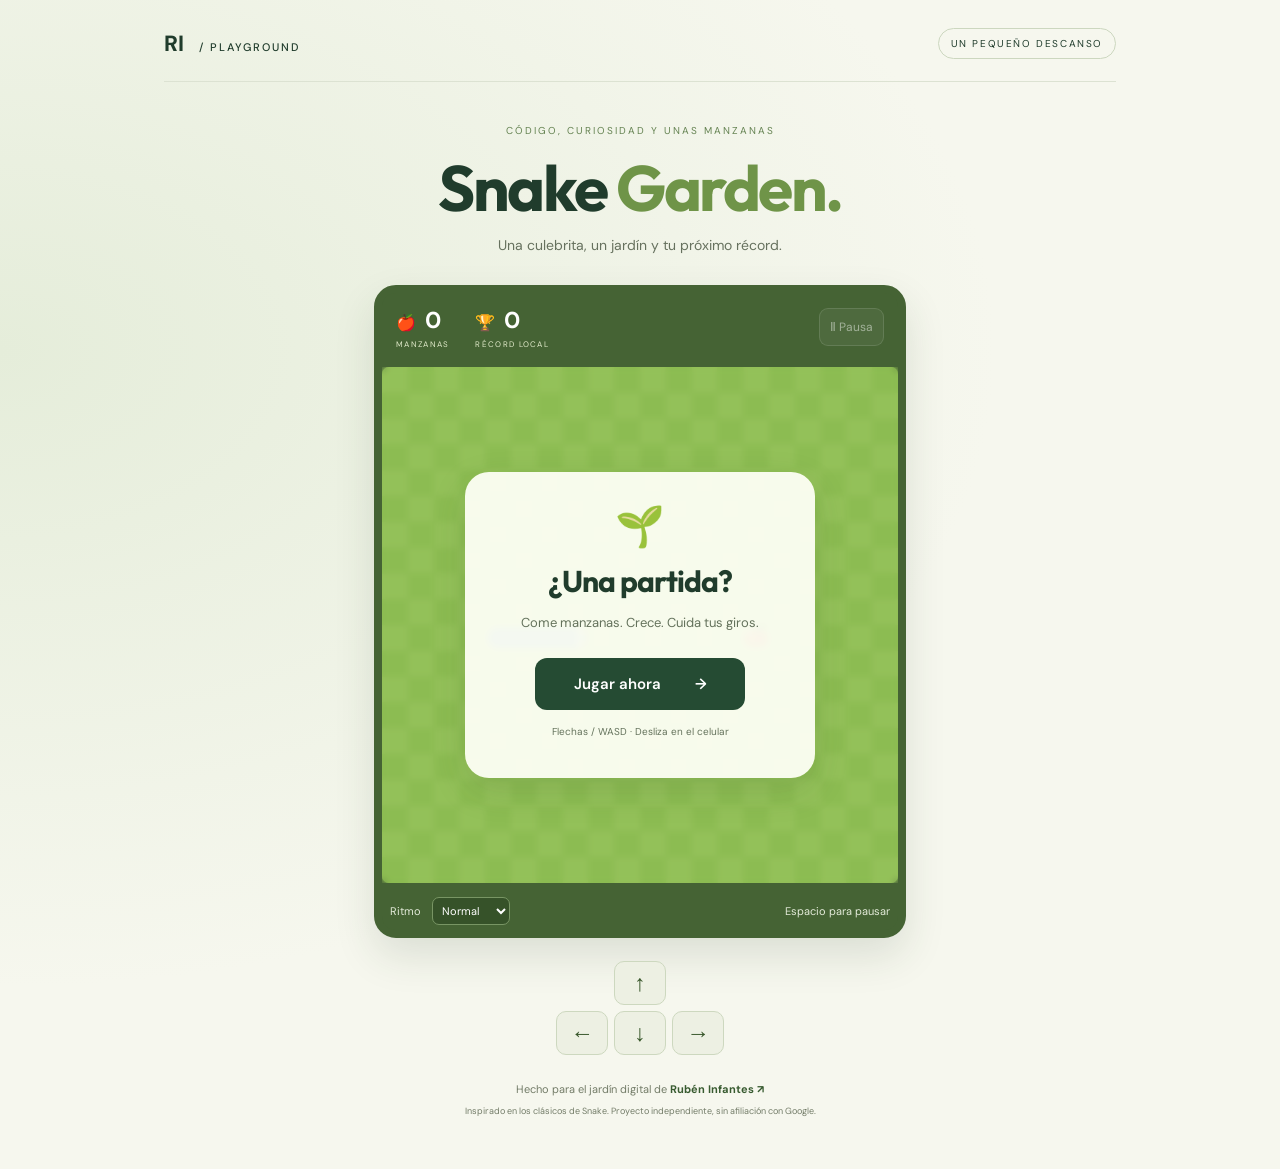
<file: index.html>
<!doctype html>
<html lang="es"><head><meta charset="utf-8"><meta name="viewport" content="width=device-width,initial-scale=1"><meta name="theme-color" content="#172b23"><title>Snake Garden · Rubén Infantes</title><link rel="stylesheet" href="style.css"></head>
<body><main><header><a href="https://github.com/Ruben-Infantes">RI<span> / PLAYGROUND</span></a><span class="tag">UN PEQUEÑO DESCANSO</span></header><section class="intro"><p class="eyebrow">CÓDIGO, CURIOSIDAD Y UNAS MANZANAS</p><h1>Snake<span> Garden.</span></h1><p>Una culebrita, un jardín y tu próximo récord.</p></section><section class="game" aria-label="Juego de la culebrita"><div class="scorebar"><div>🍎 <strong id="score">0</strong><span>MANZANAS</span></div><div>🏆 <strong id="best">0</strong><span>RÉCORD LOCAL</span></div><button id="pause" aria-label="Pausar juego" disabled>Ⅱ Pausa</button></div><div class="board"><canvas id="canvas" width="600" height="600" aria-label="Tablero de Snake. Usa las flechas o los botones de dirección."></canvas><div id="overlay"><div class="card"><span class="sprout">🌱</span><h2 id="title">¿Una partida?</h2><p id="message">Come manzanas. Crece. Cuida tus giros.</p><button id="start">Jugar ahora <span>→</span></button><p class="hint">Flechas / WASD · Desliza en el celular</p></div></div></div><div class="settings"><label>Ritmo <select id="speed"><option value="180">Tranquilo</option><option value="125" selected>Normal</option><option value="85">Rápido</option></select></label><span>Espacio para pausar</span></div></section><nav class="dpad" aria-label="Controles táctiles"><button data-dir="up" aria-label="Arriba">↑</button><div><button data-dir="left" aria-label="Izquierda">←</button><button data-dir="down" aria-label="Abajo">↓</button><button data-dir="right" aria-label="Derecha">→</button></div></nav><footer>Hecho para el jardín digital de <a href="https://github.com/Ruben-Infantes">Rubén Infantes ↗</a><small>Inspirado en los clásicos de Snake. Proyecto independiente, sin afiliación con Google.</small></footer></main><script src="game.js"></script></body></html>
</file>
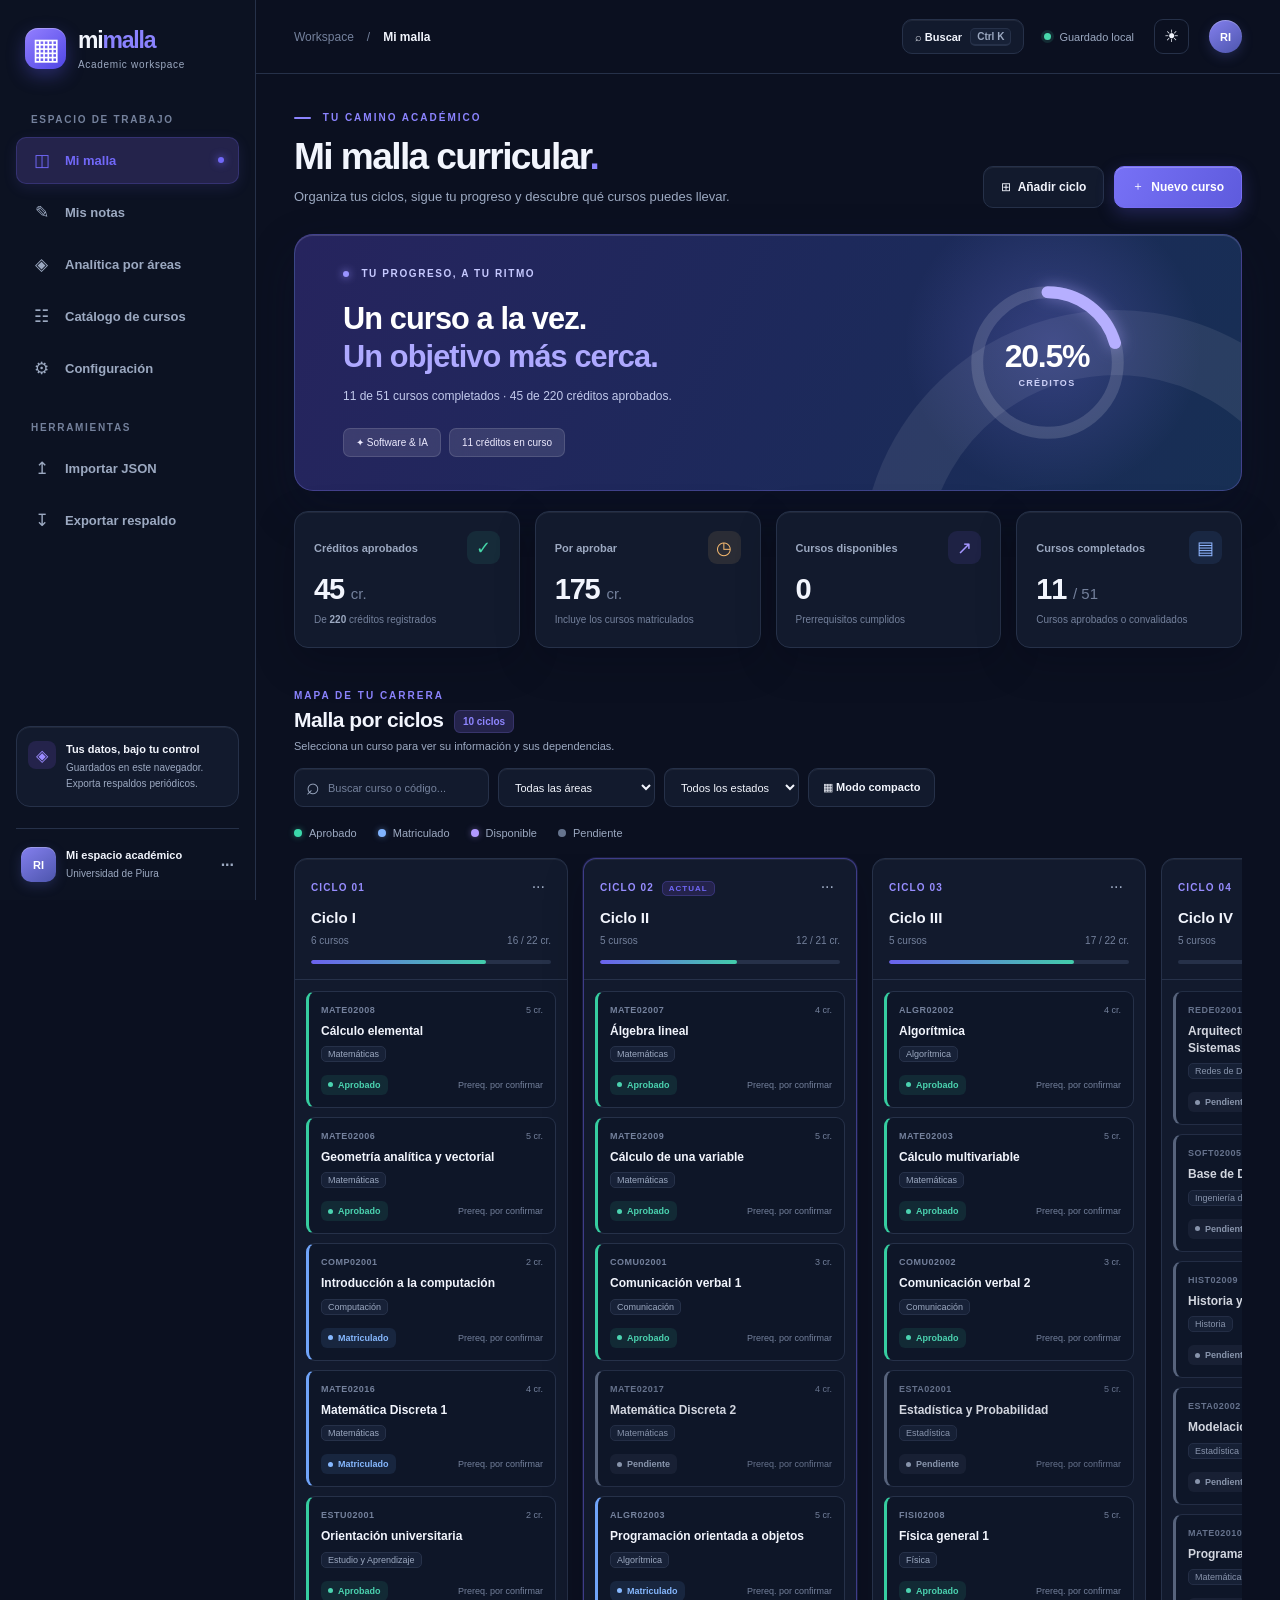
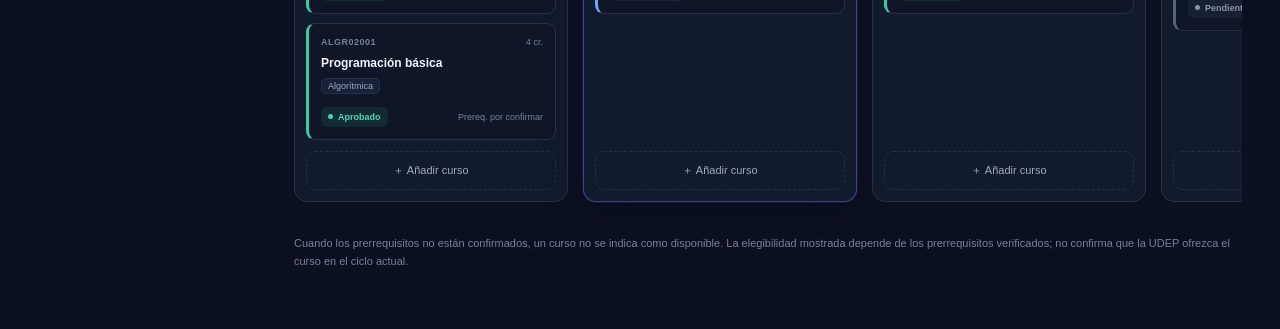
<file: mi-malla-y-notas.html>
<!doctype html>
<html lang="es">
<head>
  <meta charset="utf-8">
  <meta name="viewport" content="width=device-width, initial-scale=1">
  <meta name="theme-color" content="#0b1020">
  <meta name="description" content="Planifica tu malla curricular, sigue tu avance académico y lleva tus notas. Datos locales, sin servidor.">
  <title>Mi Malla y Notas | Ingeniería de Software e IA</title>
  <link rel="icon" href="data:image/svg+xml,%3Csvg xmlns='http://www.w3.org/2000/svg' viewBox='0 0 64 64'%3E%3Crect width='64' height='64' rx='16' fill='%234f46e5'/%3E%3Cpath d='M14 20h15v15H14zm21 0h15v15H35zM14 41h15v9H14zm21 0h15v9H35z' fill='white'/%3E%3C/svg%3E">
  <style>
/* Mi Malla — diseño responsive, sin dependencias externas */
:root { color-scheme:dark; font-family: Inter, ui-sans-serif, -apple-system, BlinkMacSystemFont, "Segoe UI", sans-serif; font-synthesis:none; text-rendering:optimizeLegibility; -webkit-font-smoothing:antialiased; }
* { box-sizing:border-box; }
body { margin:0; background:var(--bg); color:var(--text); min-width:320px; }
body[data-theme="dark"] {
  --bg:#0b1020; --sidebar:#0c1222; --panel:#121a2d; --panel-2:#172137; --panel-hover:#1a2640;
  --text:#f2f5fd; --muted:#9ca9c1; --faint:#74819c; --stroke:#263149; --stroke-bright:rgba(142,133,255,.38);
  --primary:#7168f8; --primary-hover:#827afa; --primary-soft:#24234b; --input:#0e1628;
  --shadow:0 14px 40px rgba(1,5,17,.22); --shadow-hover:0 18px 44px rgba(2,6,20,.38);
  --ring:#7e79ff; --hero-grad:linear-gradient(115deg,#26245e 0%,#1d295b 52%,#172f54 100%);
  --strip:rgba(255,255,255,.08); --success:#43d9ae; --warning:#f6b56a; --blue:#7bb5ff;
  --specular:inset 0 1px 0 rgba(255,255,255,.06); --spot:rgba(139,131,255,.11);
}
body[data-theme="light"] {
  color-scheme:light; --bg:#f5f7fc; --sidebar:#ffffff; --panel:#fff; --panel-2:#f8f9fe; --panel-hover:#f0f2fc;
  --text:#172139; --muted:#64718b; --faint:#8290a6; --stroke:#e3e8f3; --stroke-bright:rgba(85,85,233,.32);
  --primary:#5555e9; --primary-hover:#4545d5; --primary-soft:#efefff; --input:#fff;
  --shadow:0 13px 32px rgba(42,57,97,.055); --shadow-hover:0 16px 36px rgba(42,57,97,.11);
  --ring:#7767f7; --hero-grad:linear-gradient(115deg,#3c3c99,#4b62ae 62%,#35688f);
  --strip:rgba(255,255,255,.17); --success:#0d9278; --warning:#b46b21; --blue:#2474bf;
  --specular:inset 0 1px 0 rgba(255,255,255,.8); --spot:rgba(85,85,233,.065);
}

/* Scrollbars sutiles */
::-webkit-scrollbar { width:8px; height:8px; }
::-webkit-scrollbar-track { background:transparent; }
::-webkit-scrollbar-thumb { background:var(--stroke); border-radius:999px; }
::-webkit-scrollbar-thumb:hover { background:var(--faint); }

button,input,select,textarea { font:inherit; }
button { cursor:pointer; }
button:disabled { opacity:.5; cursor:not-allowed; }
button:focus-visible,a:focus-visible,input:focus-visible,select:focus-visible,textarea:focus-visible { outline:2px solid var(--ring); outline-offset:3px; }
a { color:inherit; text-decoration:none; }

.app-shell { display:flex; min-height:100vh; }
.sidebar { width:256px; flex:0 0 256px; background:var(--sidebar); border-right:1px solid var(--stroke); min-height:100vh; padding:28px 16px 18px; display:flex; flex-direction:column; justify-content:space-between; position:sticky; top:0; height:100vh; z-index:30; }
.brand { display:flex; align-items:center; gap:12px; margin:0 9px 44px; transition:transform .2s ease; }
.brand:hover { transform:translateX(2px); }
.brand-mark { width:41px; height:41px; border-radius:13px; display:grid; place-items:center; color:#fff; font-size:30px; line-height:1; background:linear-gradient(140deg,#9480ff,#4f46e5); box-shadow:0 7px 18px rgba(85,81,214,.38), inset 0 1px 0 rgba(255,255,255,.28); transition:transform .25s ease, box-shadow .25s ease; }
.brand:hover .brand-mark { transform:rotate(-3deg) scale(1.04); box-shadow:0 10px 22px rgba(113,104,248,.5), inset 0 1px 0 rgba(255,255,255,.35); }
.brand-copy { display:flex; flex-direction:column; gap:0; }
.brand-copy strong { font-size:23px; letter-spacing:-1.2px; line-height:1.12; }
.brand-copy strong span { color:#8b83ff; }
.brand-copy small { font-size:10px; letter-spacing:.7px; color:var(--muted); margin-top:5px; }
.workspace-label { margin:0 15px 12px; font-size:10px; font-weight:800; color:var(--faint); letter-spacing:1.7px; }
.tools-label { margin-top:30px; }
.side-nav { display:flex; flex-direction:column; gap:5px; }
.nav-link { position:relative; border:1px solid transparent; background:transparent; color:var(--muted); display:flex; align-items:center; gap:13px; padding:12px 14px; text-align:left; width:100%; border-radius:10px; font-size:13px; font-weight:580; transition:background .18s ease, color .18s ease, border-color .18s ease, transform .15s ease; }
.nav-link:hover { background:var(--panel-hover); color:var(--text); border-color:var(--stroke); transform:translateX(2px); }
.nav-link.active { background:var(--primary-soft); color:var(--primary); font-weight:750; border-color:rgba(113,104,248,.22); box-shadow:0 4px 14px rgba(113,104,248,.12); }
.nav-link:not(.active) .nav-active-dot { display:none; }
.nav-icon { width:21px; text-align:center; font-size:17px; font-weight:550; transition:transform .18s ease; }
.nav-link:hover .nav-icon { transform:scale(1.1); }
.nav-active-dot { margin-left:auto; width:6px; height:6px; background:var(--primary); border-radius:50%; box-shadow:0 0 8px var(--primary); }

.privacy-note { border:1px solid var(--stroke); background:var(--panel); box-shadow:var(--specular); border-radius:14px; padding:14px 11px; display:flex; gap:10px; margin-bottom:21px; transition:border-color .2s ease; }
.privacy-note:hover { border-color:var(--stroke-bright); }
.privacy-symbol { background:var(--primary-soft); color:#9b8bff; border-radius:8px; display:grid; place-items:center; width:28px; height:28px; flex-shrink:0; }
.privacy-note strong,.sidebar-profile strong { display:block; font-size:11px; margin:2px 0 5px; }
.privacy-note small,.sidebar-profile small { color:var(--muted); font-size:10px; line-height:1.6; display:block; }
.sidebar-profile { border-top:1px solid var(--stroke); padding:18px 5px 0; display:flex; gap:10px; align-items:center; }
.profile-icon,.topbar-avatar { background:linear-gradient(145deg,#8480ee,#4d55ad); border-radius:10px; width:35px; height:35px; display:grid; place-items:center; color:white; font-size:11px; font-weight:800; flex-shrink:0; box-shadow:0 4px 12px rgba(77,85,173,.3), inset 0 1px 0 rgba(255,255,255,.25); }
.profile-dots { margin-left:auto; color:var(--muted); font-weight:bold; }

.main-shell { flex:1; min-width:0; }
.topbar { height:74px; padding:0 38px; display:flex; align-items:center; justify-content:space-between; border-bottom:1px solid var(--stroke); background:var(--bg); }
.topbar-left,.topbar-right { display:flex; align-items:center; gap:13px; }
.topbar-left { font-size:12px; }
.breadcrumb-first,.breadcrumb-separator { color:var(--faint); }
.topbar-left strong { font-size:12px; font-weight:700; }
.topbar-right { gap:20px; }
.local-indicator { color:var(--muted); font-size:11px; display:flex; gap:8px; align-items:center; }
.online-dot { width:7px; height:7px; border-radius:50%; background:#48d8ac; box-shadow:0 0 0 3px #48d8ac22; animation:pulse-dot 2.8s infinite ease-in-out; }
@keyframes pulse-dot { 0%,100% { box-shadow:0 0 0 3px rgba(72,216,172,.18); } 50% { box-shadow:0 0 0 6px rgba(72,216,172,.05); } }
.icon-btn { width:35px; height:35px; border-radius:9px; color:var(--text); background:transparent; border:1px solid var(--stroke); font-size:17px; transition:background .18s ease, border-color .18s ease, transform .15s ease; }
.icon-btn:hover { background:var(--panel); border-color:var(--stroke-bright); transform:translateY(-1px); }
.icon-btn:active { transform:translateY(0) scale(.96); }
.topbar-avatar { width:33px; height:33px; border-radius:50%; }
.mobile-menu { display:none; }

.content { max-width:1650px; margin:0 auto; padding:38px 38px 48px; }
.view { display:none; }
.view.active { display:block; animation:fade-in .24s cubic-bezier(.16,1,.3,1); }
@keyframes fade-in { from { opacity:.35; transform:translateY(6px); } to { opacity:1; transform:translateY(0); } }
.page-head { display:flex; justify-content:space-between; align-items:flex-end; gap:20px; margin-bottom:26px; }
.eyebrow,.section-kicker { font-size:10px; letter-spacing:2px; font-weight:800; color:#8c84ff; margin-bottom:13px; }
.eyebrow-line { display:inline-block; width:17px; height:2px; background:#8c84ff; vertical-align:middle; margin-right:7px; border-radius:2px; }
h1,h2,h3,p { margin-top:0; }
h1 { font-size:clamp(26px,2.9vw,38px); margin-bottom:9px; letter-spacing:-1.6px; line-height:1.1; }
.heading-period { color:#8c84ff; }
.page-intro { color:var(--muted); font-size:13px; margin:0; line-height:1.7; }
.head-actions { display:flex; gap:10px; flex-wrap:wrap; }

/* Botones con destello sutil al pasar el ratón */
.btn { position:relative; overflow:hidden; display:inline-flex; gap:7px; align-items:center; justify-content:center; border-radius:10px; border:1px solid var(--stroke); padding:11px 17px; font-size:12px; font-weight:760; min-height:42px; white-space:nowrap; transition:background .18s ease, border-color .18s ease, transform .15s ease, box-shadow .2s ease; }
.btn:active:not(:disabled) { transform:translateY(1px) scale(.985); }
.btn-primary { border-color:#786ef5; color:white; background:linear-gradient(115deg,#7771f6,#5e5bdd); box-shadow:0 6px 18px rgba(98,92,228,.28), inset 0 1px 0 rgba(255,255,255,.22); }
.btn-primary::after { content:""; position:absolute; top:0; left:-120%; width:70%; height:100%; background:linear-gradient(90deg,transparent,rgba(255,255,255,.24),transparent); transform:skewX(-22deg); transition:left .55s ease; pointer-events:none; }
.btn-primary:hover::after { left:150%; }
.btn-primary:hover { background:linear-gradient(115deg,#8781ff,#6662e2); box-shadow:0 9px 24px rgba(113,104,248,.42), inset 0 1px 0 rgba(255,255,255,.28); transform:translateY(-1px); }
.btn-outline { background:var(--panel); color:var(--text); box-shadow:var(--specular); }
.btn-outline:hover { background:var(--panel-hover); border-color:var(--stroke-bright); transform:translateY(-1px); }
.btn-danger { background:rgba(255,99,125,.09); color:#f0718b; border-color:rgba(240,113,139,.25); }
.btn-danger:hover { background:rgba(255,99,125,.17); border-color:rgba(240,113,139,.45); transform:translateY(-1px); }

/* Efecto spotlight radial en tarjetas interactivas */
.spotlight { position:relative; }
.spotlight::after { content:""; position:absolute; inset:0; border-radius:inherit; pointer-events:none; opacity:0; transition:opacity .28s ease; background:radial-gradient(280px circle at var(--mx, 50%) var(--my, 50%), var(--spot), transparent 72%); z-index:1; }
.spotlight:hover::after { opacity:1; }

/* Hero principal */
.progress-hero { border:1px solid rgba(115,112,216,.38); min-height:254px; border-radius:19px; position:relative; overflow:hidden; background:var(--hero-grad); display:flex; align-items:center; justify-content:space-between; padding:33px 48px; isolation:isolate; box-shadow:0 18px 46px rgba(13,18,46,.32), inset 0 1px 0 rgba(255,255,255,.14); transition:border-color .25s ease, box-shadow .25s ease; }
.progress-hero:hover { border-color:rgba(154,148,255,.55); box-shadow:0 22px 52px rgba(24,28,74,.4), inset 0 1px 0 rgba(255,255,255,.18); }
.progress-hero:before { content:""; position:absolute; width:380px; height:380px; right:-130px; bottom:-330px; border-radius:50%; border:65px solid var(--strip); transform:rotate(30deg); z-index:-1; pointer-events:none; }
.hero-glow { position:absolute; width:300px; height:300px; right:4%; top:-40px; border-radius:50%; background:radial-gradient(circle, rgba(139,131,255,.24), transparent 70%); z-index:-1; pointer-events:none; }
.hero-copy { position:relative; z-index:2; color:#fff; }
.hero-kicker { color:#c6c9ff; font-size:10px; letter-spacing:1.6px; font-weight:790; margin-bottom:21px; }
.hero-kicker-dot { display:inline-block; height:6px; width:6px; border-radius:50%; background:#9a94ff; margin-right:8px; box-shadow:0 0 8px #9a94ff; }
.hero-copy h2 { font-size:clamp(23px,2.4vw,31px); font-weight:790; letter-spacing:-.9px; line-height:1.24; margin-bottom:11px; }
.hero-copy em { font-style:normal; color:#aea9ff; }
.hero-copy p { font-size:12px; color:#c2caec; margin-bottom:23px; line-height:1.5; }
.hero-chips { display:flex; flex-wrap:wrap; gap:8px; }
.hero-chip { background:rgba(255,255,255,.11); backdrop-filter:blur(6px); border:1px solid rgba(255,255,255,.12); border-radius:7px; font-size:10px; color:#edeafe; padding:8px 12px; transition:background .2s ease, border-color .2s ease, transform .15s ease; }
.hero-chip:hover { background:rgba(255,255,255,.17); border-color:rgba(255,255,255,.24); transform:translateY(-1px); }
.hero-progress { position:relative; z-index:2; margin-right:7%; width:173px; height:173px; flex:0 0 173px; }
.progress-ring { width:100%; height:100%; transform:rotate(-90deg); overflow:visible; }
.progress-ring circle { fill:none; stroke-width:11; }
.ring-bg { stroke:#ffffff23; }
.ring-value { stroke:#b6afff; stroke-linecap:round; transition:stroke-dasharray .55s cubic-bezier(.16,1,.3,1); filter:drop-shadow(0 0 7px rgba(176,168,255,.5)); }
.ring-label { color:white; text-align:center; position:absolute; inset:0; display:flex; align-items:center; justify-content:center; flex-direction:column; font-variant-numeric:tabular-nums; }
.ring-label strong { font-size:32px; font-weight:820; letter-spacing:-1.2px; }
.ring-label span { color:#ccd0f7; font-size:9px; font-weight:700; letter-spacing:1.35px; margin-top:3px; }

/* Tarjetas de métricas */
.stats-grid { display:grid; grid-template-columns:repeat(4,minmax(0,1fr)); gap:15px; margin:20px 0 42px; }
.stat-card { padding:19px 19px 20px; background:var(--panel); border:1px solid var(--stroke); border-radius:14px; box-shadow:var(--shadow), var(--specular); min-width:0; transition:transform .2s cubic-bezier(.16,1,.3,1), border-color .2s ease, box-shadow .2s ease; }
.stat-card:hover { transform:translateY(-3px); border-color:var(--stroke-bright); box-shadow:var(--shadow-hover), var(--specular); }
.stat-top { display:flex; align-items:center; justify-content:space-between; gap:8px; color:var(--muted); font-size:11px; font-weight:640; }
.stat-icon { width:33px; height:33px; border-radius:9px; display:grid; place-items:center; font-weight:750; font-size:18px; flex-shrink:0; transition:transform .2s ease; }
.stat-card:hover .stat-icon { transform:scale(1.08); }
.stat-green { color:#45d6a8; background:#3cbe9e1b; }.stat-orange { color:#f5b96f; background:#edbd741c; }.stat-purple { color:#a597ff; background:#8069fc1c; }.stat-blue { color:#8fb6ff; background:#5c9bfb1a; }
.stat-number { font-size:29px; font-weight:830; letter-spacing:-1.2px; margin:9px 0 6px; white-space:nowrap; font-variant-numeric:tabular-nums; }
.stat-number small { color:var(--faint); font-size:15px; font-weight:520; letter-spacing:0; }
.stat-foot { color:var(--faint); font-size:10px; line-height:1.5; }
.stat-foot strong { color:var(--muted); }

/* Cabeceras de sección y controles */
.section-heading { display:flex; align-items:flex-end; gap:16px; justify-content:space-between; margin-bottom:20px; flex-wrap:wrap; }
.section-kicker { margin-bottom:7px; }
.section-heading h2,.table-title h2 { font-size:21px; letter-spacing:-.5px; margin:0 0 8px; }
.count-badge { font-size:10px; background:var(--primary-soft); color:#8e85ff; padding:5px 8px; border-radius:6px; font-weight:710; margin-left:5px; vertical-align:middle; letter-spacing:0; border:1px solid rgba(142,133,255,.18); }
.section-heading p { color:var(--muted); font-size:11px; margin:0; }
.board-actions { display:flex; gap:9px; align-items:center; flex-wrap:wrap; }
.search-field { display:flex; align-items:center; background:var(--panel); border:1px solid var(--stroke); border-radius:9px; padding:0 11px; height:39px; min-width:195px; box-shadow:var(--specular); transition:border-color .18s ease, box-shadow .18s ease; }
.search-field:focus-within { border-color:#7771f6; box-shadow:0 0 0 3px rgba(119,113,246,.15); }
.search-icon { color:var(--muted); font-size:23px; line-height:0; padding-bottom:3px; }
.search-field input { min-width:0; width:100%; color:var(--text); border:0; outline:none; background:transparent; padding:10px 8px; font-size:11px; }
.search-field input::placeholder { color:var(--faint); }
.filter-select { border:1px solid var(--stroke); height:39px; background:var(--panel); color:var(--text); border-radius:9px; font-size:11px; padding:0 12px; max-width:185px; box-shadow:var(--specular); transition:border-color .18s ease; cursor:pointer; }
.filter-select:hover { border-color:var(--stroke-bright); }

.legend { display:flex; gap:21px; flex-wrap:wrap; margin:0 0 15px; color:var(--muted); font-size:11px; }
.legend span { display:flex; align-items:center; gap:7px; }
.legend-dot { display:inline-block; width:8px; height:8px; border-radius:50%; }
.legend-dot.approved { background:#3bd8ab; box-shadow:0 0 6px rgba(59,216,171,.45); }
.legend-dot.enrolled { background:#81b4ff; box-shadow:0 0 6px rgba(129,180,255,.45); }
.legend-dot.available { background:#b199ff; box-shadow:0 0 6px rgba(177,153,255,.45); }
.legend-dot.pending { background:#66748e; }

/* Tablero por ciclos */
.board { display:flex; gap:15px; overflow-x:auto; padding:4px 2px 21px; scrollbar-color:var(--stroke) transparent; align-items:stretch; min-height:210px; scroll-snap-type:x proximity; }
.cycle-column { background:var(--panel); flex:0 0 274px; border:1px solid var(--stroke); border-radius:13px; min-height:244px; display:flex; flex-direction:column; overflow:hidden; scroll-snap-align:start; box-shadow:var(--specular); transition:border-color .22s ease, box-shadow .22s ease; }
.cycle-column:hover { border-color:rgba(126,121,255,.32); }
.cycle-column.current { border-color:#6f66f077; box-shadow:0 0 0 1px #6f66f024, var(--shadow), var(--specular); }
.current-tag { font-style:normal; margin-left:8px; padding:2px 6px; border-radius:5px; background:var(--primary-soft); color:var(--primary); font-size:8px; letter-spacing:1px; font-weight:800; border:1px solid rgba(113,104,248,.25); }
.cycle-head { padding:17px 16px 15px; border-bottom:1px solid var(--stroke); }
.cycle-top { display:flex; justify-content:space-between; align-items:center; margin-bottom:10px; gap:7px; }
.cycle-number { color:#978dff; font-size:10px; letter-spacing:1.1px; font-weight:800; }
.cycle-edit { border:0; background:transparent; color:var(--muted); border-radius:6px; font-size:16px; padding:2px 6px; transition:background .15s ease, color .15s ease; }
.cycle-edit:hover { background:var(--panel-hover); color:var(--text); }
.cycle-title { font-size:15px; margin:0 0 7px; font-weight:760; line-height:1.3; overflow-wrap:anywhere; }
.cycle-meta { font-size:10px; color:var(--faint); display:flex; align-items:center; justify-content:space-between; font-variant-numeric:tabular-nums; }
.cycle-progress { height:4px; width:100%; background:var(--stroke); border-radius:5px; overflow:hidden; margin-top:14px; }
.cycle-progress-fill { height:100%; background:linear-gradient(90deg,#6b62ee,#42cdaa); border-radius:5px; transition:width .4s cubic-bezier(.16,1,.3,1); }
.cycle-courses { padding:11px; display:flex; flex-direction:column; gap:9px; flex:1; }

/* Tarjetas de cursos con brillos y resplandores por estado */
.course-card { position:relative; border:1px solid var(--stroke); border-left:3px solid var(--faint); background:var(--input); color:var(--text); border-radius:9px; padding:13px 12px 12px; cursor:pointer; text-align:left; display:block; width:100%; transition:background .18s ease, transform .18s cubic-bezier(.16,1,.3,1), border-color .18s ease, box-shadow .22s ease; }
.course-card:hover { background:var(--panel-hover); transform:translateY(-2px); }
.course-card:active { transform:translateY(0) scale(.99); }
.course-card:focus-visible { outline:2px solid var(--primary); }
.course-card.approved { border-left-color:#36cda0; }
.course-card.approved:hover { border-color:rgba(54,205,160,.45); border-left-color:#36cda0; box-shadow:0 8px 22px rgba(54,205,160,.14); }
.course-card.enrolled { border-left-color:#70a4fa; }
.course-card.enrolled:hover { border-color:rgba(112,164,250,.48); border-left-color:#70a4fa; box-shadow:0 8px 22px rgba(112,164,250,.15); }
.course-card.available { border-left-color:#977aff; }
.course-card.available:hover { border-color:rgba(151,122,255,.5); border-left-color:#977aff; box-shadow:0 8px 22px rgba(151,122,255,.17); }
.course-card.pending { border-left-color:#63708a; opacity:.86; }
.course-card.pending:hover { opacity:1; border-color:var(--stroke-bright); box-shadow:0 8px 20px rgba(3,7,18,.18); }
.course-card.relation { box-shadow:0 0 0 1px #9483ff, 0 8px 20px rgba(148,131,255,.22); opacity:1; }

.course-top { display:flex; justify-content:space-between; align-items:center; gap:6px; }
.course-code { font-size:9px; color:var(--faint); font-weight:740; letter-spacing:.5px; overflow:hidden; white-space:nowrap; text-overflow:ellipsis; }
.course-credit { font-size:9px; color:var(--faint); white-space:nowrap; font-variant-numeric:tabular-nums; }
.course-name { display:block; color:var(--text); font-size:12px; font-weight:730; line-height:1.45; margin:8px 0 6px; overflow-wrap:anywhere; }
.course-area-tag { display:inline-block; font-size:9px; color:var(--muted); background:var(--panel-2); border:1px solid var(--stroke); border-radius:5px; padding:2px 6px; margin-bottom:9px; max-width:100%; overflow:hidden; text-overflow:ellipsis; white-space:nowrap; }
.course-footer { display:flex; justify-content:space-between; align-items:center; gap:5px; flex-wrap:wrap; }
.status-pill { border-radius:6px; padding:5px 7px; font-size:9px; display:inline-flex; align-items:center; gap:5px; font-weight:760; white-space:nowrap; }
.status-pill.approved { background:#35cda21b; color:#4bd3b0; }.status-pill.enrolled { background:#6ba9ff1b; color:#86b8ff; }.status-pill.available { background:#836bff21; color:#ad9cff; }.status-pill.pending { background:#6d7c9820; color:var(--muted); }
.status-pill:before { content:""; display:inline-block; height:5px; width:5px; background:currentColor; border-radius:50%; }
.req-count { color:var(--faint); font-size:9px; }
.advance-indicator { color:#a69aff; font-size:9px; margin-top:7px; display:block; }
.grade-chip { display:inline-block; margin-top:8px; margin-right:5px; padding:4px 8px; border-radius:6px; font-size:9px; font-weight:780; letter-spacing:.2px; }
.grade-chip.ok { background:#35cda21b; color:var(--success); }
.grade-chip.mal { background:rgba(240,113,139,.14); color:#f0718b; }
body[data-theme="light"] .grade-chip.mal { color:#d33a55; }

.cycle-empty { color:var(--faint); padding:15px 9px; font-size:11px; line-height:1.7; flex:1; }
.add-cycle-course { background:transparent; border:1px dashed var(--stroke); color:var(--muted); border-radius:9px; padding:11px; margin:0 11px 11px; font-size:11px; transition:border-color .18s ease, color .18s ease, background .18s ease; }
.add-cycle-course:hover { color:var(--primary); border-color:var(--primary); background:var(--primary-soft); }
.empty-state { margin:auto; text-align:center; max-width:440px; padding:37px 25px; }
.empty-illustration { height:60px; width:60px; border-radius:18px; background:var(--primary-soft); color:#958aff; display:grid; place-items:center; font-size:32px; margin:0 auto 20px; }
.empty-state h3 { font-size:19px; margin-bottom:8px; }.empty-state p { color:var(--muted); font-size:12px; line-height:1.7; margin-bottom:22px; }
.footnote { font-size:11px; line-height:1.6; color:var(--faint); margin-top:12px; }

/* Tablas y paneles */
.table-panel,.setting-panel { border:1px solid var(--stroke); background:var(--panel); border-radius:14px; box-shadow:var(--shadow), var(--specular); transition:border-color .2s ease; }
.table-title { display:flex; justify-content:space-between; align-items:center; padding:22px; border-bottom:1px solid var(--stroke); gap:12px; flex-wrap:wrap; }
.table-title h2 { margin:0; }.table-title span { color:var(--muted); font-size:11px; }
.table-scroll { overflow:auto; }.catalog-table { width:100%; border-collapse:collapse; min-width:700px; }
.catalog-table th { color:var(--faint); font-weight:750; font-size:10px; text-align:left; letter-spacing:.7px; padding:17px 22px; background:var(--panel-2); }
.catalog-table td { border-top:1px solid var(--stroke); font-size:12px; padding:17px 22px; vertical-align:middle; }
.catalog-table tbody tr { transition:background .15s ease; }
.catalog-table tbody tr:hover { background:var(--panel-hover); }
.catalog-table td strong { display:block; margin-bottom:4px; }.catalog-table td small { color:var(--faint); font-size:10px; }
.table-action { border:1px solid var(--stroke); background:transparent; color:var(--text); padding:7px 10px; border-radius:7px; font-size:11px; transition:background .15s ease, border-color .15s ease, transform .12s ease; }
.table-action:hover { background:var(--panel-hover); border-color:var(--stroke-bright); transform:translateY(-1px); }
.table-empty { padding:25px; text-align:center; color:var(--muted); font-size:12px; }

/* ===== Analítica por áreas (Opción F) ===== */
.areas-toolbar { display:flex; justify-content:space-between; align-items:center; gap:12px; flex-wrap:wrap; margin-bottom:20px; }
.areas-grid { display:grid; grid-template-columns:repeat(3,minmax(0,1fr)); gap:16px; margin-bottom:34px; }
.area-card { background:var(--panel); border:1px solid var(--stroke); border-radius:14px; padding:20px; box-shadow:var(--shadow), var(--specular); display:flex; flex-direction:column; gap:14px; transition:transform .2s cubic-bezier(.16,1,.3,1), border-color .2s ease, box-shadow .22s ease; }
.area-card:hover { transform:translateY(-3px); border-color:var(--stroke-bright); box-shadow:var(--shadow-hover), var(--specular); }
.area-card.complete { border-color:rgba(67,217,174,.38); }
.area-card-head { display:flex; justify-content:space-between; align-items:flex-start; gap:10px; }
.area-card-title { font-size:15px; font-weight:780; letter-spacing:-.3px; margin:0 0 4px; }
.area-card-sub { font-size:10px; color:var(--muted); font-variant-numeric:tabular-nums; }
.area-badges { display:flex; gap:6px; align-items:center; flex-wrap:wrap; justify-content:flex-end; }
.area-pct-badge { font-size:11px; font-weight:800; padding:4px 9px; border-radius:7px; background:var(--primary-soft); color:var(--primary); font-variant-numeric:tabular-nums; }
.area-pct-badge.complete { background:#35cda21b; color:var(--success); }
.area-grade-badge { font-size:10px; font-weight:760; padding:4px 8px; border-radius:7px; background:var(--panel-2); border:1px solid var(--stroke); color:var(--text); font-variant-numeric:tabular-nums; }
.area-grade-badge.ok { border-color:rgba(67,217,174,.35); color:var(--success); }
.area-grade-badge.mal { border-color:rgba(240,113,139,.35); color:#f0718b; }
.area-seg-bar { height:7px; width:100%; background:var(--input); border:1px solid var(--stroke); border-radius:999px; overflow:hidden; display:flex; }
.area-seg-approved { height:100%; background:linear-gradient(90deg,#36cda0,#45e0b3); transition:width .4s ease; }
.area-seg-enrolled { height:100%; background:#70a4fa; transition:width .4s ease; }
.area-seg-available { height:100%; background:#977aff; transition:width .4s ease; }
.area-metrics { display:flex; justify-content:space-between; gap:8px; font-size:10px; color:var(--muted); font-variant-numeric:tabular-nums; }
.area-metrics strong { color:var(--text); font-weight:720; }
.area-pills { display:flex; flex-wrap:wrap; gap:6px; margin-top:auto; padding-top:4px; }
.area-course-pill { border:1px solid var(--stroke); background:var(--input); color:var(--text); border-radius:7px; padding:5px 8px; font-size:10px; font-weight:620; display:inline-flex; align-items:center; gap:6px; max-width:100%; transition:transform .14s ease, border-color .16s ease, background .16s ease; }
.area-course-pill:hover { transform:translateY(-1px); background:var(--panel-hover); border-color:var(--stroke-bright); }
.area-course-pill i { display:inline-block; width:6px; height:6px; border-radius:50%; flex-shrink:0; }
.area-course-pill.approved i { background:#3bd8ab; }
.area-course-pill.enrolled i { background:#81b4ff; }
.area-course-pill.available i { background:#b199ff; }
.area-course-pill.pending i { background:#66748e; }
.area-course-pill span { overflow:hidden; text-overflow:ellipsis; white-space:nowrap; max-width:170px; }
.area-card-foot { display:flex; justify-content:space-between; align-items:center; border-top:1px solid var(--stroke); padding-top:11px; margin-top:2px; font-size:10px; color:var(--faint); }

/* Matriz Área x Ciclo (estilo SIGA modernizado) */
.matrix-table { width:100%; border-collapse:collapse; min-width:860px; }
.matrix-table th { background:var(--panel-2); color:var(--faint); font-size:10px; font-weight:800; letter-spacing:.7px; padding:12px 10px; text-align:center; border-bottom:1px solid var(--stroke); }
.matrix-table th:first-child { text-align:left; padding-left:18px; min-width:185px; position:sticky; left:0; z-index:2; background:var(--panel-2); }
.matrix-table td { border-top:1px solid var(--stroke); border-left:1px solid var(--stroke); padding:8px; text-align:center; vertical-align:middle; }
.matrix-table td:first-child { text-align:left; padding:11px 14px 11px 18px; border-left:0; font-size:11px; font-weight:730; position:sticky; left:0; z-index:1; background:var(--panel); }
.matrix-table tbody tr:hover td { background:var(--panel-hover); }
.matrix-cell-stack { display:flex; flex-direction:column; gap:5px; align-items:center; }
.mx-pill { border:1px solid transparent; border-radius:6px; padding:4px 7px; font-size:9px; font-weight:780; letter-spacing:.3px; white-space:nowrap; transition:transform .14s ease, box-shadow .16s ease; }
.mx-pill:hover { transform:scale(1.06); }
.mx-pill.approved { background:#35cda224; color:#4bd3b0; border-color:rgba(75,211,176,.32); }
.mx-pill.enrolled { background:#6ba9ff24; color:#86b8ff; border-color:rgba(134,184,255,.35); }
.mx-pill.available { background:#836bff28; color:#b3a3ff; border-color:rgba(179,163,255,.35); }
.mx-pill.pending { background:var(--input); color:var(--muted); border-color:var(--stroke); }

/* Configuración y Modales */
.settings-grid { display:grid; grid-template-columns:repeat(2,minmax(0,1fr)); gap:18px; }
.setting-panel { padding:25px; }.setting-panel.wide { grid-column:1/-1; }.setting-icon { background:var(--primary-soft); color:#9287ff; width:40px; height:40px; border-radius:10px; display:grid; place-items:center; font-size:22px; margin-bottom:17px; }
.setting-panel h2 { font-size:19px; margin-bottom:8px; }.setting-panel>p { color:var(--muted); font-size:12px; line-height:1.7; max-width:550px; margin-bottom:21px; }
.settings-form,.form-stack { display:flex; flex-direction:column; gap:16px; }.settings-form label,.form-stack label { font-size:12px; font-weight:650; display:flex; flex-direction:column; gap:8px; }
.settings-form input,.settings-form select,.form-stack input:not([type=checkbox]),.form-stack select,.form-stack textarea { width:100%; color:var(--text); background:var(--input); border:1px solid var(--stroke); border-radius:9px; min-height:43px; padding:10px 12px; font-size:12px; outline:none; transition:border-color .18s ease, box-shadow .18s ease; }
.form-stack textarea { resize:vertical; }.settings-form input:focus,.settings-form select:focus,.form-stack input:focus,.form-stack select:focus,.form-stack textarea:focus { border-color:var(--primary); box-shadow:0 0 0 3px rgba(113,104,248,.14); }
.settings-form .btn { align-self:flex-start; margin-top:5px; }.stacked-buttons { display:flex; flex-wrap:wrap; gap:10px; }
.caution-note { margin-top:20px; background:rgba(242,182,97,.08); color:var(--muted); border-left:3px solid #ebb46a; border-radius:6px; font-size:11px; padding:13px; line-height:1.65; }
.cycle-manager { display:flex; flex-direction:column; gap:8px; margin-bottom:17px; }.cycle-row { display:flex; align-items:center; justify-content:space-between; gap:12px; background:var(--input); border:1px solid var(--stroke); border-radius:9px; padding:11px 13px; transition:border-color .16s ease; }.cycle-row:hover { border-color:var(--stroke-bright); }.cycle-row strong { font-size:12px; }.cycle-row small { color:var(--muted); margin-left:8px; }.cycle-row-actions { display:flex; gap:6px; }.muted-inline { color:var(--muted); font-size:12px; }

.modal { padding:0; border:1px solid var(--stroke); border-radius:17px; background:var(--panel); color:var(--text); box-shadow:0 24px 100px rgba(0,0,0,.55), var(--specular); width:min(460px,calc(100vw - 28px)); max-height:calc(100dvh - 30px); }
.modal[open] { animation:dialog-in .2s cubic-bezier(.16,1,.3,1); }
@keyframes dialog-in { from { opacity:0; transform:translateY(8px) scale(.98); } to { opacity:1; transform:translateY(0) scale(1); } }
.modal-large { width:min(670px,calc(100vw - 28px)); }.modal-detail { width:min(580px,calc(100vw - 28px)); }.modal::backdrop { background:rgba(2,7,21,.74); backdrop-filter:blur(6px); }
.modal-content { padding:26px; margin:0; }.modal-head { display:flex; align-items:flex-start; justify-content:space-between; margin-bottom:23px; gap:10px; }.modal-overline { color:#9188ff; font-size:9px; letter-spacing:1.9px; font-weight:800; margin-bottom:8px; }.modal-head h2 { font-size:23px; margin:0; letter-spacing:-.6px; overflow-wrap:anywhere; }.close-btn { border:1px solid var(--stroke); background:transparent; color:var(--muted); border-radius:8px; height:30px; width:30px; font-size:23px; line-height:1; transition:background .15s ease, color .15s ease; }.close-btn:hover { background:var(--panel-hover); color:var(--text); }
.form-row { display:grid; grid-template-columns:1fr 1fr; gap:14px; }.required { color:#e985a0; }.modal-actions { margin-top:23px; display:flex; justify-content:flex-end; gap:9px; padding-top:20px; border-top:1px solid var(--stroke); }
.prereq-heading { display:flex; justify-content:space-between; align-items:center; gap:10px; }.prereq-heading strong { display:block; font-size:12px; }.prereq-heading small { display:block; color:var(--muted); font-size:10px; margin-top:6px; line-height:1.5; }.mini-count { color:#b2a4ff; font-size:10px; white-space:nowrap; }
.modal-search { min-height:41px; width:100%; }.prereq-list { border:1px solid var(--stroke); border-radius:9px; max-height:160px; overflow:auto; padding:5px; background:var(--input); }.prereq-option { display:flex!important; align-items:center; flex-direction:row!important; gap:10px; padding:9px!important; cursor:pointer; border-radius:7px; }.prereq-option:hover { background:var(--panel-hover); }.prereq-option input { width:15px; height:15px; accent-color:var(--primary); }.prereq-option span { flex:1; font-size:11px; line-height:1.35; }.prereq-option small { font-size:10px; color:var(--faint); }.prereq-empty { font-size:11px; color:var(--muted); margin:12px; line-height:1.5; }.form-hint { color:var(--faint); font-size:10px; line-height:1.6; margin:12px 0 0; }
.detail-metadata { display:flex; flex-wrap:wrap; gap:9px; margin-bottom:18px; }.detail-tag { color:var(--muted); background:var(--input); border:1px solid var(--stroke); border-radius:6px; padding:8px 10px; font-size:11px; }.detail-status-row { padding:16px; border:1px solid var(--stroke); background:var(--input); border-radius:11px; display:flex; justify-content:space-between; align-items:center; gap:12px; }.detail-status-row label { display:block; color:var(--muted); font-size:10px; margin-bottom:7px; }.detail-status-row select { color:var(--text); background:var(--panel); border:1px solid var(--stroke); padding:8px 9px; border-radius:8px; min-width:140px; font-size:11px; }.detail-section { margin-top:24px; }.detail-section h3 { font-size:12px; margin-bottom:12px; }.detail-list { display:flex; flex-direction:column; gap:8px; }.dependency-item { width:100%; text-align:left; color:var(--text); cursor:pointer; display:flex; align-items:center; justify-content:space-between; gap:10px; border:1px solid var(--stroke); background:var(--input); border-radius:9px; padding:10px 12px; font-size:11px; transition:background .15s ease, border-color .15s ease, transform .12s ease; }.dependency-item:hover { background:var(--panel-hover); border-color:var(--primary); transform:translateX(2px); }.dependency-item .dep-name { flex:1; }.dependency-item .dep-status { color:var(--muted); white-space:nowrap; font-size:10px; }.dep-arrow { color:#a294ff; font-weight:800; }.detail-empty { padding:12px; border:1px dashed var(--stroke); border-radius:9px; color:var(--muted); font-size:11px; }.detail-notes { padding:12px; color:var(--muted); border-radius:9px; background:var(--input); font-size:12px; line-height:1.7; overflow-wrap:anywhere; }.detail-right-actions { display:flex; gap:8px; }.detail-actions { justify-content:space-between; }

.toast { position:fixed; right:22px; bottom:20px; z-index:100; max-width:min(430px,calc(100vw - 44px)); padding:14px 18px; color:white; background:#3b3e70; border:1px solid #7a76ae; box-shadow:0 10px 30px #0004; font-size:12px; line-height:1.6; border-radius:11px; opacity:0; transform:translateY(12px); pointer-events:none; transition:opacity .2s,transform .2s; }.toast.show { opacity:1; transform:translateY(0); }.toast.error { background:#752d45; border-color:#b75b79; }
.mobile-backdrop { position:fixed; inset:0; background:#0008; z-index:25; }
.verified-prereqs { display:flex!important; flex-direction:row!important; align-items:center; gap:10px; background:var(--input); border:1px solid var(--stroke); border-radius:8px; padding:12px!important; font-size:11px!important; line-height:1.55; }
.verified-prereqs input { accent-color:var(--primary); width:16px; height:16px; flex-shrink:0; }
#creditWarning { margin:18px 0 4px; font-size:12px; }

/* ===== Mis notas (módulo integrado) ===== */
#notasView { --nt-mal:#f0718b; --acento:var(--muted); }
body[data-theme="light"] #notasView { --nt-mal:#d33a55; }
#notasView [hidden], .nt-toast[hidden], #heroGradeChip[hidden] { display:none !important; }
#notasView input:not([type=checkbox]):not([type=search]), #notasView select { color:var(--text); background:var(--input); border:1px solid var(--stroke); border-radius:8px; padding:8px 10px; min-height:36px; font-size:12px; outline:none; min-width:0; transition:border-color .16s ease; }
#notasView input:not([type=checkbox]):focus, #notasView select:focus { border-color:var(--primary); }
#notasView input.invalido { border-color:var(--nt-mal); color:var(--nt-mal); }
#notasView input[type=number] { text-align:right; -moz-appearance:textfield; appearance:textfield; }
#notasView input::-webkit-inner-spin-button, #notasView input::-webkit-outer-spin-button { -webkit-appearance:none; margin:0; }
#notasView input:read-only:not([type=search]) { opacity:.7; }
#notasView input[type=checkbox] { accent-color:var(--primary); width:15px; height:15px; }
.nt-cfgs { align-items:flex-end; flex-wrap:wrap; }
.nt-cfg { display:flex; align-items:center; gap:8px; font-size:11px; color:var(--muted); }
.nt-cfg input { width:4.4rem; }
.nt-fecha { font-size:22px !important; }
.nt-chips { display:flex; flex-wrap:wrap; gap:8px; margin:0 0 16px; }
.nt-chip { border:1px solid var(--stroke); background:var(--panel); color:var(--muted); border-radius:9px; padding:8px 13px; font-size:11px; font-weight:650; max-width:19rem; overflow:hidden; text-overflow:ellipsis; white-space:nowrap; transition:background .15s,color .15s,border-color .15s,transform .12s; }
.nt-chip:hover { background:var(--panel-hover); color:var(--text); border-color:var(--stroke-bright); transform:translateY(-1px); }
.nt-chip.activa { background:var(--primary-soft); color:var(--primary); border-color:rgba(113,104,248,.32); font-weight:780; }
.nt-cursos { margin-top:26px; }
.nt-cursos .nt-chip::before { content:""; display:inline-block; width:7px; height:7px; margin-right:8px; border-radius:50%; background:var(--stroke); }
.nt-cursos .nt-chip.ok::before { background:var(--success); }
.nt-cursos .nt-chip.mal::before { background:var(--nt-mal); }
.nt-panel { margin-bottom:22px; }
.nt-body { padding:22px; }
.nt-link { background:none; border:0; padding:4px 0; color:var(--muted); font-size:12px; text-align:left; transition:color .15s; }
.nt-link:hover, .nt-link.activo { color:var(--text); }
.nt-tabla { min-width:560px; }
.nt-tabla th:nth-child(n+2), .nt-tabla td:nth-child(n+2) { text-align:right; font-variant-numeric:tabular-nums; }
.nt-tabla .nt-link { font-size:12px; font-weight:650; color:var(--text); }
.nt-tabla .nt-link.activo { color:var(--primary); }
.nt-n.ok { color:var(--success); font-weight:760; }
.nt-n.mal { color:var(--nt-mal); font-weight:760; }
.nt-det > summary { cursor:pointer; list-style:none; padding:18px 22px; font-size:11px; font-weight:800; letter-spacing:1.2px; color:var(--muted); text-transform:uppercase; }
.nt-det > summary:hover { color:var(--text); }
.nt-det > summary::-webkit-details-marker { display:none; }
.nt-det > summary::before { content:"＋"; margin-right:8px; }
.nt-det[open] > summary::before { content:"－"; }
.nt-pl { margin-top:32px; border-top:1px solid var(--stroke); }
.nt-pl > summary { padding-left:0; }
.nt-aclara { color:var(--muted); font-size:11px; line-height:1.6; margin:0 0 12px; }
.nt-campos { display:flex; flex-wrap:wrap; align-items:center; gap:10px 18px; margin:0 0 12px; }
.nt-campos input:not([type=number]) { flex:1; min-width:11rem; }
.nt-campos .btn { min-height:38px; padding:8px 14px; }
.nt-cab { display:flex; justify-content:space-between; align-items:flex-start; gap:16px; flex-wrap:wrap; margin-bottom:22px; }
.nt-cab h2 { font-size:22px; letter-spacing:-.5px; margin:0 0 12px; overflow-wrap:anywhere; }
.nt-cab .section-kicker { margin-bottom:8px; }
.nt-cab .detail-metadata { margin:0; align-items:center; }
.nt-cab-acc { display:flex; gap:9px; flex-wrap:wrap; }
.nt-resultado { border-left:3px solid var(--acento); padding:4px 0 4px 20px; margin:0 0 24px; }
.nt-resultado.ok { --acento:var(--success); }
.nt-resultado.mal { --acento:var(--nt-mal); }
.nt-msg { margin:0; font-size:clamp(22px,2.7vw,32px); line-height:1.25; font-weight:300; letter-spacing:-.6px; }
.nt-msg b { font-weight:780; color:var(--acento); }
.nt-sub { margin:7px 0 0; color:var(--muted); font-size:12px; line-height:1.6; }
.nt-stats { display:grid; grid-template-columns:repeat(3,1fr); gap:16px; margin:0 0 24px; padding:18px 0; border-top:1px solid var(--stroke); border-bottom:1px solid var(--stroke); }
.nt-stats dt { font-size:10px; color:var(--faint); letter-spacing:1px; font-weight:750; text-transform:uppercase; }
.nt-stats dd { margin:4px 0 0; font-size:21px; font-weight:760; letter-spacing:-.5px; font-variant-numeric:tabular-nums; }
.nt-evals { margin-bottom:14px; }
.nt-fila { display:grid; grid-template-columns:1fr 5.4rem 5.4rem 1.9rem 1.9rem; gap:8px; align-items:center; margin-bottom:8px; }
.nt-fila.cab { font-size:10px; letter-spacing:1px; font-weight:750; color:var(--faint); text-transform:uppercase; }
.nt-fila.cab span:nth-child(2), .nt-fila.cab span:nth-child(3) { text-align:right; }
.nt-fila .nt-link { text-align:center; font-size:15px; }
.nt-mas.activo { color:var(--primary); }
.nt-detalle { grid-column:1 / -1; display:flex; flex-wrap:wrap; align-items:center; gap:8px 22px; margin:0 0 10px; padding:12px 14px; background:var(--panel-2); border:1px solid var(--stroke); border-radius:9px; font-size:11px; color:var(--muted); }
.nt-detalle label { display:flex; align-items:center; gap:8px; }
.nt-detalle input[type=text] { width:10rem; text-align:left; }
.nt-subir { margin-top:34px; }
.nt-subir h3 { font-size:15px; margin:0 0 6px; }
.nt-obj { display:flex; justify-content:space-between; gap:12px; padding:10px 0; border-bottom:1px solid var(--stroke); font-size:12px; font-variant-numeric:tabular-nums; }
.nt-obj b { font-weight:760; }
.nt-obj.ya b { color:var(--success); }
.nt-obj.no { color:var(--faint); }
.nt-obj.no b { font-weight:450; }
.nt-vacio { color:var(--muted); font-size:12px; padding:18px 4px; }
.nt-proximas { display:flex; flex-direction:column; gap:2px; }
.nt-proximas .nt-link { padding:7px 0; font-size:12px; color:var(--text); }
.nt-proximas .nt-link small { color:var(--muted); margin-left:6px; }
.nt-toast { position:fixed; right:22px; bottom:78px; z-index:101; display:flex; align-items:center; gap:16px; max-width:min(430px,calc(100vw - 44px)); padding:12px 16px; border-radius:11px; background:var(--panel-2); border:1px solid var(--stroke); box-shadow:0 10px 30px #0005; font-size:12px; line-height:1.5; }
.nt-toast button { background:none; border:0; padding:0; color:var(--primary); font-weight:800; font-size:12px; white-space:nowrap; }

@media (max-width:1280px) { .areas-grid { grid-template-columns:repeat(2,minmax(0,1fr)); } }
@media (max-width:1180px) { .sidebar { width:225px; flex-basis:225px; }.content { padding:30px 26px; }.topbar { padding:0 26px; }.stat-card { padding:14px; }.stat-top { font-size:10px; }.stat-number { font-size:26px; }.hero-progress { margin-right:0; } }
@media (max-width:850px) { .sidebar { position:fixed; transform:translateX(-100%); transition:transform .2s ease; width:256px; }.sidebar.open { transform:translateX(0); }.mobile-menu { display:block; }.topbar { padding:0 18px; height:62px; }.content { padding:26px 20px; }.stats-grid { grid-template-columns:repeat(2,minmax(0,1fr)); }.page-head { align-items:flex-start; }.settings-grid { grid-template-columns:1fr; }.setting-panel.wide { grid-column:auto; }.nt-fila { grid-template-columns:1fr 4.6rem 4.6rem 1.7rem 1.7rem; } .nt-body { padding:16px; }.areas-grid { grid-template-columns:1fr; } }
@media (max-width:610px) { .content { padding:25px 15px 36px; }.page-head,.section-heading { flex-direction:column; align-items:flex-start; gap:17px; }.head-actions { width:100%; }.head-actions .btn { flex:1; padding:10px; }.progress-hero { padding:26px 22px; min-height:265px; }.hero-copy h2 { font-size:23px; }.hero-copy { max-width:70%; }.hero-kicker { font-size:8px; letter-spacing:.7px; }.hero-copy p { max-width:210px; }.hero-progress { position:absolute; right:9px; top:50%; transform:translateY(-50%); width:116px; height:116px; flex-basis:116px; opacity:.97; }.ring-label strong { font-size:23px; }.ring-label span { font-size:7px; }.hero-chips { max-width:220px; }.hero-chip { font-size:9px; }.stats-grid { gap:9px; margin-bottom:32px; }.stat-card { padding:13px; }.stat-top { align-items:flex-start; }.stat-icon { width:27px; height:27px; }.stat-number { font-size:25px; }.board-actions { width:100%; }.search-field { flex:1; min-width:0; }.filter-select { width:140px; max-width:140px; }.legend { gap:11px 17px; }.cycle-column { flex-basis:258px; }.topbar-right { gap:9px; }.local-indicator { display:none; }.form-row { grid-template-columns:1fr; gap:16px; }.modal-content { padding:20px; }.modal-actions { flex-wrap:wrap; }.modal-actions .btn { flex:1; }.detail-actions { flex-direction:column-reverse; }.detail-right-actions { display:flex; }.detail-right-actions .btn { flex:1; }.nt-stats dd { font-size:17px; } .nt-cab-acc .btn { flex:1; } .nt-campos .btn { flex:1; } .nt-toast { left:15px; right:15px; max-width:none; } }
@media (max-width:390px) { .hero-progress { width:100px; height:100px; right:7px; }.hero-copy { max-width:74%; }.hero-copy h2 { font-size:20px; }.hero-chip { font-size:8px; }.stat-top { font-size:10px; }.stat-foot { font-size:9px; }.head-actions .btn { font-size:11px; } }
@media (prefers-reduced-motion:reduce) { *, *::before, *::after { scroll-behavior:auto!important; animation:none!important; transition:none!important; } }
  
/* ===== Gráficos SVG (evolución por ciclo y radar por macro-líneas) ===== */
.chart-grid { display:grid; grid-template-columns:minmax(0,1fr) minmax(0,1.15fr); gap:18px; margin:0 0 32px; }
.chart-grid .chart-panel { margin-bottom:0; }
.chart-panel .nt-body { padding:18px 20px 20px; }
.chart-panel .table-title h2 { margin:0; }
.chart-box { --ch-mal:#f0718b; width:100%; min-height:120px; }
body[data-theme="light"] .chart-box { --ch-mal:#d33a55; }
.chart-box svg { display:block; width:100%; height:auto; overflow:visible; }
.chart-empty { padding:36px 14px; text-align:center; color:var(--muted); font-size:12px; line-height:1.7; }
.chart-legend { display:flex; flex-wrap:wrap; gap:8px 20px; margin-top:12px; font-size:11px; color:var(--muted); }
.chart-legend span { display:inline-flex; align-items:center; gap:7px; }
.chart-legend i { display:inline-block; width:20px; height:0; border-top:3px solid var(--primary); border-radius:2px; }
.chart-legend i.acu { border-top:2px dashed var(--success); }
.chart-legend i.min { border-top:2px dashed #f0718b; }
body[data-theme="light"] .chart-legend i.min { border-top-color:#d33a55; }
.chart-legend i.pro { border-top-color:var(--success); }
.ch-grid { stroke:var(--stroke); stroke-width:1; }
.ch-axis { fill:var(--faint); font-size:10px; }
.ch-xlabel { fill:var(--muted); font-size:11px; font-weight:700; }
.ch-xlabel.vacio { fill:var(--faint); font-weight:500; }
.ch-min { stroke:var(--ch-mal); stroke-width:1.2; stroke-dasharray:5 5; }
.ch-min-label { fill:var(--ch-mal); font-size:10px; font-weight:650; }
.ch-line { fill:none; stroke:var(--primary); stroke-width:2.6; stroke-linecap:round; stroke-linejoin:round; }
.ch-line-acu { fill:none; stroke:var(--success); stroke-width:2; stroke-dasharray:6 5; stroke-linecap:round; }
.ch-dot { fill:var(--panel); stroke:var(--primary); stroke-width:2.5; }
.ch-dot-acu { fill:var(--panel); stroke:var(--success); stroke-width:2; }
.ch-val { fill:var(--text); font-size:11px; font-weight:760; }
.rd-a { fill:var(--primary); fill-opacity:.2; stroke:var(--primary); stroke-width:2.4; stroke-linejoin:round; }
.rd-p { fill:var(--success); fill-opacity:.16; stroke:var(--success); stroke-width:2.4; stroke-linejoin:round; }
.rd-dot-a { fill:var(--primary); stroke:var(--panel); stroke-width:1.5; }
.rd-dot-p { fill:var(--success); stroke:var(--panel); stroke-width:1.5; }
.ch-radar-label { fill:var(--text); font-size:12px; font-weight:700; }
.ch-sub { fill:var(--muted); font-size:10.5px; font-weight:500; }
/* Halo del color del panel: los textos se leen aunque crucen una línea */
.ch-val, .ch-axis, .ch-min-label { paint-order:stroke; stroke:var(--panel); stroke-width:3px; stroke-linejoin:round; }
.nt-rapida { width:5.8rem; }
@media (max-width:1180px) { .chart-grid { grid-template-columns:1fr; } }

/* ===== Experiencia de uso: buscador global, atajos, modo compacto y app instalable ===== */
kbd { font:inherit; font-size:10px; font-weight:700; padding:2px 6px; border-radius:5px; border:1px solid var(--stroke); border-bottom-width:2px; background:var(--panel-2); color:var(--muted); }
.palette-btn { gap:8px; height:35px; min-height:35px; padding:0 12px; font-size:11px; }
@media (max-width:850px) { .palette-btn kbd { display:none; } }
dialog.palette { width:min(640px,calc(100vw - 28px)); margin:11vh auto auto; overflow:hidden; }
dialog.palette::backdrop { background:rgba(5,8,18,.58); backdrop-filter:blur(3px); }
.palette-search { display:flex; align-items:center; gap:11px; padding:0 18px; border-bottom:1px solid var(--stroke); }
.palette-search span { color:var(--faint); font-size:18px; }
.palette-search input { flex:1; min-width:0; height:56px; border:0; outline:0; background:transparent; color:var(--text); font-size:15px; }
.palette-search input::placeholder { color:var(--faint); }
.palette-list { max-height:min(52vh,430px); overflow-y:auto; padding:8px; }
.palette-grupo { padding:10px 10px 6px; color:var(--faint); font-size:9px; font-weight:800; letter-spacing:1.4px; }
.palette-item { display:flex; align-items:center; justify-content:space-between; gap:12px; padding:10px 12px; border-radius:10px; cursor:pointer; border:1px solid transparent; }
.palette-item.activo { background:var(--primary-soft); border-color:rgba(113,104,248,.28); }
.palette-info { min-width:0; display:flex; flex-direction:column; gap:3px; }
.palette-info strong { font-size:13px; font-weight:700; overflow:hidden; text-overflow:ellipsis; white-space:nowrap; }
.palette-info small { color:var(--muted); font-size:10.5px; overflow:hidden; text-overflow:ellipsis; white-space:nowrap; }
.palette-acc { display:flex; gap:6px; flex:none; }
.palette-vacio { margin:0; padding:26px 14px; text-align:center; color:var(--muted); font-size:12px; }
.palette-foot { display:flex; flex-wrap:wrap; gap:6px 16px; padding:11px 18px; border-top:1px solid var(--stroke); color:var(--faint); font-size:10.5px; background:var(--panel-2); }
.key-hint { margin:14px 0 0; color:var(--faint); font-size:10.5px; }
#sideInstall[hidden] { display:none; }
.atajos { list-style:none; margin:18px 0 0; padding:0; display:grid; grid-template-columns:repeat(2,minmax(0,1fr)); gap:10px 24px; font-size:12px; color:var(--muted); }
.atajos li { display:flex; align-items:center; gap:10px; }
.atajos kbd { flex:none; }
@media (max-width:610px) { .atajos { grid-template-columns:1fr; } }

/* Modo compacto del tablero: solo código, nombre y estado */
.density-btn { height:39px; min-height:39px; padding:0 14px; font-size:11px; gap:6px; }
.board.compact { gap:11px; min-height:0; }
.board.compact .cycle-column { flex-basis:198px; min-height:0; }
.board.compact .cycle-head { padding:12px 12px 11px; }
.board.compact .cycle-top { margin-bottom:6px; }
.board.compact .cycle-title { font-size:13px; margin-bottom:5px; }
.board.compact .cycle-progress { margin-top:10px; }
.board.compact .cycle-courses { padding:8px; gap:6px; }
.board.compact .course-card { display:grid; grid-template-columns:minmax(0,1fr) auto; align-items:center; gap:3px 8px; padding:7px 9px 8px; }
.board.compact .course-card:hover { transform:none; }
.board.compact .course-top { grid-column:1; grid-row:1; }
.board.compact .course-footer { grid-column:2; grid-row:1; flex-wrap:nowrap; }
.board.compact .course-name { grid-column:1 / -1; grid-row:2; margin:1px 0 0; font-size:11px; line-height:1.3; }
.board.compact .course-credit, .board.compact .course-area-tag, .board.compact .req-count,
.board.compact .advance-indicator, .board.compact .grade-chip { display:none; }
.board.compact .status-pill { font-size:8px; padding:2px 6px; }
</style>
  <meta name="mobile-web-app-capable" content="yes">
  <meta name="apple-mobile-web-app-capable" content="yes">
  <meta name="apple-mobile-web-app-title" content="Mi Malla">
</head>
<body data-theme="dark">
  <div class="app-shell">
    <aside id="sidebar" class="sidebar">
      <div class="sidebar-top">
        <a href="#dashboard" class="brand" data-go="dashboard" aria-label="Volver a Mi Malla">
          <span class="brand-mark" aria-hidden="true">▦</span>
          <span class="brand-copy"><strong>mi<span>malla</span></strong><small>Academic workspace</small></span>
        </a>
        <div class="workspace-label">ESPACIO DE TRABAJO</div>
        <nav class="side-nav" aria-label="Navegación principal">
          <button class="nav-link active" type="button" data-view="dashboard"><span class="nav-icon">◫</span><span>Mi malla</span><span class="nav-active-dot"></span></button>
          <button class="nav-link" type="button" data-view="notas"><span class="nav-icon">✎</span><span>Mis notas</span><span class="nav-active-dot"></span></button>
          <button class="nav-link" type="button" data-view="areas"><span class="nav-icon">◈</span><span>Analítica por áreas</span><span class="nav-active-dot"></span></button>
          <button class="nav-link" type="button" data-view="catalog"><span class="nav-icon">☷</span><span>Catálogo de cursos</span><span class="nav-active-dot"></span></button>
          <button class="nav-link" type="button" data-view="settings"><span class="nav-icon">⚙</span><span>Configuración</span><span class="nav-active-dot"></span></button>
        </nav>
        <div class="workspace-label tools-label">HERRAMIENTAS</div>
        <div class="side-nav">
          <button id="sideImport" class="nav-link" type="button"><span class="nav-icon">↥</span><span>Importar JSON</span></button>
          <button id="sideExport" class="nav-link" type="button"><span class="nav-icon">↧</span><span>Exportar respaldo</span></button>
          <button id="sideInstall" class="nav-link" type="button" hidden><span class="nav-icon">⇩</span><span>Instalar Mi Malla</span></button>
        </div>
      </div>
      <div class="sidebar-bottom">
        <div class="privacy-note"><span class="privacy-symbol">◈</span><div><strong>Tus datos, bajo tu control</strong><small>Guardados en este navegador. Exporta respaldos periódicos.</small></div></div>
        <div class="sidebar-profile"><span class="profile-icon">RI</span><span><strong>Mi espacio académico</strong><small>Universidad de Piura</small></span><span class="profile-dots">···</span></div>
      </div>
    </aside>

    <div class="main-shell">
      <header class="topbar">
        <div class="topbar-left"><button id="menuBtn" class="icon-btn mobile-menu" type="button" aria-label="Abrir menú">☰</button><span class="breadcrumb-first">Workspace</span><span class="breadcrumb-separator">/</span><strong id="breadcrumbCurrent">Mi malla</strong></div>
        <div class="topbar-right"><button id="paletteBtn" class="btn btn-outline palette-btn" type="button" title="Buscar en toda la malla y las notas (Ctrl + K o /)">⌕ Buscar <kbd>Ctrl K</kbd></button><span class="local-indicator"><span class="online-dot"></span> Guardado local</span><button id="themeToggle" class="icon-btn" type="button" aria-label="Cambiar a tema claro" title="Cambiar tema">☀</button><span class="topbar-avatar" aria-label="Perfil">RI</span></div>
      </header>

      <main class="content">
        <!-- ================= VISTA 1: MI MALLA ================= -->
        <section id="dashboardView" class="view active" aria-labelledby="pageTitle">
          <div class="page-head">
            <div><div class="eyebrow"><span class="eyebrow-line"></span> TU CAMINO ACADÉMICO</div><h1 id="pageTitle">Mi malla curricular<span class="heading-period">.</span></h1><p class="page-intro">Organiza tus ciclos, sigue tu progreso y descubre qué cursos puedes llevar.</p></div>
            <div class="head-actions"><button class="btn btn-outline" data-add-cycle type="button"><span>⊞</span> Añadir ciclo</button><button class="btn btn-primary" data-add-course type="button"><span>＋</span> Nuevo curso</button></div>
          </div>

          <section class="progress-hero spotlight" aria-label="Resumen del progreso">
            <div class="hero-copy"><div class="hero-kicker"><span class="hero-kicker-dot"></span> TU PROGRESO, A TU RITMO</div><h2>Un curso a la vez.<br><em>Un objetivo más cerca.</em></h2><p id="heroDescription">Ingresa tus cursos para comenzar a visualizar tu trayectoria.</p><div class="hero-chips"><span class="hero-chip">✦ Software &amp; IA</span><span id="heroEnrolledChip" class="hero-chip">0 créditos en curso</span><span id="heroGradeChip" class="hero-chip" hidden></span></div></div>
            <div class="hero-progress"><svg class="progress-ring" viewBox="0 0 160 160" role="img" aria-label="Progreso de créditos aprobados"><circle class="ring-bg" cx="80" cy="80" r="65"/><circle id="progressCircle" class="ring-value" cx="80" cy="80" r="65" stroke-dasharray="0 408.41"/></svg><div class="ring-label"><strong id="ringPercent">0%</strong><span id="ringSubtitle">COMPLETADO</span></div></div>
            <div class="hero-glow" aria-hidden="true"></div>
          </section>

          <section class="stats-grid" aria-label="Estadísticas de la carrera">
            <article class="stat-card spotlight"><div class="stat-top"><span>Créditos aprobados</span><span class="stat-icon stat-green">✓</span></div><div class="stat-number" id="statApproved">0 <small>cr.</small></div><div class="stat-foot">De <strong id="statTotal">0</strong> créditos registrados</div></article>
            <article class="stat-card spotlight"><div class="stat-top"><span>Por aprobar</span><span class="stat-icon stat-orange">◷</span></div><div class="stat-number" id="statPending">0 <small>cr.</small></div><div class="stat-foot">Incluye los cursos matriculados</div></article>
            <article class="stat-card spotlight"><div class="stat-top"><span>Cursos disponibles</span><span class="stat-icon stat-purple">↗</span></div><div class="stat-number" id="statAvailable">0</div><div class="stat-foot">Prerrequisitos cumplidos</div></article>
            <article class="stat-card spotlight"><div class="stat-top"><span>Cursos completados</span><span class="stat-icon stat-blue">▤</span></div><div class="stat-number" id="statCourses">0 <small>/ 0</small></div><div class="stat-foot">Cursos aprobados o convalidados</div></article>
          </section>

          <p id="creditWarning" class="caution-note" hidden></p>
          <section class="board-section" aria-labelledby="boardTitle">
            <div class="section-heading">
              <div><div class="section-kicker">MAPA DE TU CARRERA</div><h2 id="boardTitle">Malla por ciclos <span id="cycleCount" class="count-badge">0 ciclos</span></h2><p>Selecciona un curso para ver su información y sus dependencias.</p></div>
              <div class="board-actions">
                <label class="search-field"><span class="search-icon">⌕</span><input id="courseSearch" type="search" placeholder="Buscar curso o código..." aria-label="Buscar curso"></label>
                <select id="areaFilter" class="filter-select" aria-label="Filtrar por área"><option value="all">Todas las áreas</option></select>
                <select id="statusFilter" class="filter-select" aria-label="Filtrar por estado"><option value="all">Todos los estados</option><option value="available">Disponibles</option><option value="enrolled">Matriculados</option><option value="approved">Aprobados</option><option value="pending">Pendientes</option></select>
                <button id="densityToggle" class="btn btn-outline density-btn" type="button" aria-pressed="false">▦ Modo compacto</button>
              </div>
            </div>
            <div id="legend" class="legend" aria-label="Leyenda de estados"><span><i class="legend-dot approved"></i> Aprobado</span><span><i class="legend-dot enrolled"></i> Matriculado</span><span><i class="legend-dot available"></i> Disponible</span><span><i class="legend-dot pending"></i> Pendiente</span></div>
            <div id="board" class="board" aria-live="polite"></div>
          </section>
          <p class="footnote">Cuando los prerrequisitos no están confirmados, un curso no se indica como disponible. La elegibilidad mostrada depende de los prerrequisitos verificados; no confirma que la UDEP ofrezca el curso en el ciclo actual.</p>
        </section>

        <!-- ================= VISTA 2: MIS NOTAS ================= -->
        <section id="notasView" class="view" aria-labelledby="notasTitle">
          <div class="page-head">
            <div><div class="eyebrow"><span class="eyebrow-line"></span> SEGUIMIENTO DE NOTAS</div><h1 id="notasTitle">Mis notas<span class="heading-period">.</span></h1><p class="page-intro">Registra tus evaluaciones por curso y calcula cuánto necesitas para aprobar y para subir tu promedio.</p></div>
            <div class="head-actions nt-cfgs"><label class="nt-cfg">Nota máxima <input id="nMax" type="number" step="any" inputmode="decimal"></label><label class="nt-cfg">Mínima aprobatoria <input id="nMin" type="number" step="any" inputmode="decimal"></label></div>
          </div>

          <section class="stats-grid" aria-label="Resumen de notas">
            <article class="stat-card spotlight"><div class="stat-top"><span>Promedio acumulado</span><span class="stat-icon stat-green">★</span></div><div class="stat-number" id="nStatAcum">—</div><div class="stat-foot" id="nStatAcumFoot">Aún no hay cursos con nota final</div></article>
            <article class="stat-card spotlight"><div class="stat-top"><span>Promedio del ciclo</span><span class="stat-icon stat-purple">◎</span></div><div class="stat-number" id="nStatCiclo">—</div><div class="stat-foot" id="nStatCicloFoot"></div></article>
            <article class="stat-card spotlight"><div class="stat-top"><span>Cursos con evaluaciones</span><span class="stat-icon stat-blue">▤</span></div><div class="stat-number" id="nStatSeg">0 <small>/ 0</small></div><div class="stat-foot">Con al menos una evaluación registrada</div></article>
            <article class="stat-card spotlight"><div class="stat-top"><span>Próxima evaluación</span><span class="stat-icon stat-orange">◷</span></div><div class="stat-number nt-fecha" id="nStatProx">—</div><div class="stat-foot" id="nStatProxFoot">Agrega fechas a tus evaluaciones</div></article>
          </section>

          <div class="table-panel nt-panel chart-panel">
            <div class="table-title"><h2>Evolución del promedio por ciclo</h2><span>Promedio ponderado por créditos</span></div>
            <div class="nt-body"><div id="nEvolucion" class="chart-box"></div><div class="chart-legend"><span><i></i> Promedio del ciclo</span><span><i class="acu"></i> Acumulado</span><span><i class="min"></i> Mínima aprobatoria</span></div></div>
          </div>

          <div class="section-heading"><div><div class="section-kicker">NOTAS POR CICLO</div><h2>Ciclo y cursos</h2><p id="nResumen"></p></div><div class="board-actions"><label class="search-field"><span class="search-icon">⌕</span><input id="nBuscar" type="search" placeholder="Buscar curso..." autocomplete="off" aria-label="Buscar curso en todos los ciclos"></label></div></div>
          <div id="nHallados" class="nt-chips"></div>
          <div id="nCiclos" class="nt-chips" aria-label="Ciclos"></div>

          <div id="nVista" class="table-panel nt-panel">
            <div class="table-title"><h2>Vista del ciclo</h2><span id="nVistaCuenta"></span></div>
            <div class="table-scroll"><table class="catalog-table nt-tabla"><thead><tr><th>CURSO</th><th>CRÉD.</th><th>PUNTOS</th><th>PENDIENTE</th><th>NECESITAS</th></tr></thead><tbody id="nTabla"></tbody></table></div>
          </div>

          <details id="nMeta" class="table-panel nt-panel nt-det">
            <summary>Meta y simulador del ciclo</summary>
            <div class="nt-body">
              <p class="nt-aclara">Supone la misma nota en lo que falta de todos los cursos del ciclo (con evaluaciones, pesos al 100% y créditos).</p>
              <div class="nt-campos"><label class="nt-cfg">Meta de promedio <input id="nMetaProm" type="number" step="any" inputmode="decimal"></label><label class="nt-cfg">¿Y si saco… <input id="nSimNota" type="number" step="any" inputmode="decimal"></label></div>
              <p id="nMetaOut" class="nt-aclara"></p>
            </div>
          </details>

          <div id="nTabs" class="nt-chips nt-cursos" aria-label="Cursos del ciclo"></div>

          <section id="nCurso" class="table-panel nt-panel" hidden>
            <div class="nt-body">
              <div class="nt-cab">
                <div><div class="section-kicker" id="nCursoCiclo"></div><h2 id="nCursoNombre"></h2><div class="detail-metadata" id="nCursoMeta"></div></div>
                <div class="nt-cab-acc"><button type="button" class="btn btn-outline" id="nVerMalla">Ver en la malla</button><button type="button" class="btn btn-primary" id="nAprobar" hidden>✓ Marcar como aprobado</button></div>
              </div>
              <div id="nResultado" class="nt-resultado"><p id="nMsg" class="nt-msg"></p><p id="nSub" class="nt-sub"></p></div>
              <dl class="nt-stats"><div><dt>Puntos acumulados</dt><dd id="nPuntos"></dd></div><div><dt>Evaluado</dt><dd id="nEvaluado"></dd></div><div><dt>Pendiente</dt><dd id="nPendiente"></dd></div></dl>
              <p id="nAviso" class="caution-note" hidden></p>
              <div id="nEvals" class="nt-evals"></div>
              <button type="button" id="nAgregar" class="btn btn-outline">＋ Evaluación</button>

              <section id="nSubir" class="nt-subir" hidden>
                <h3>Para subir tu promedio</h3>
                <p class="nt-aclara">Nota entera que necesitas en lo pendiente para cerrar con cada nota final. El promedio final se redondea y el 0.5 sube (10.5 → 11).</p>
                <div id="nObjetivos"></div>
              </section>

              <details id="nPlantillas" class="nt-det nt-pl">
                <summary>Plantillas de evaluaciones</summary>
                <p class="nt-aclara">Guarda la estructura de este curso (nombres y pesos, sin notas) y aplícala a cursos vacíos.</p>
                <div class="nt-campos"><input id="nPlNombre" placeholder="Nombre de la plantilla (opcional)"><button type="button" class="btn btn-outline" id="nPlGuardar">Guardar este curso como plantilla</button></div>
                <div class="nt-campos"><select id="nPlLista" aria-label="Plantilla"></select></div>
                <div class="nt-campos"><button type="button" class="btn btn-outline" id="nPlAplicar">Aplicar a este curso</button><button type="button" class="btn btn-outline" id="nPlCiclo">Aplicar a los cursos vacíos del ciclo</button><button type="button" class="btn btn-outline" id="nPlEliminar">Eliminar plantilla</button></div>
                <p id="nPlMsg" class="nt-aclara"></p>
              </details>
            </div>
          </section>
          <p id="nVacio" class="nt-vacio" hidden>Este ciclo aún no tiene cursos. Agrégalos desde «Mi malla» o desde el catálogo.</p>

          <section id="nProximasSec" class="table-panel nt-panel" hidden>
            <div class="table-title"><h2>Próximas evaluaciones</h2><span>Con fecha y sin nota</span></div>
            <div id="nProximas" class="nt-body nt-proximas"></div>
          </section>
        </section>

        <!-- ================= VISTA 3: ANALÍTICA POR ÁREAS (OPCIÓN F) ================= -->
        <section id="areasView" class="view" aria-labelledby="areasTitle">
          <div class="page-head">
            <div><div class="eyebrow"><span class="eyebrow-line"></span> RENDIMIENTO Y AVANCE POR LÍNEA</div><h1 id="areasTitle">Analítica por áreas<span class="heading-period">.</span></h1><p class="page-intro">Visualiza tu dominio por cada área curricular de la carrera, su avance de créditos y tu matriz Área × Ciclo.</p></div>
            <div class="head-actions">
              <select id="areaSort" class="filter-select" aria-label="Ordenar áreas">
                <option value="progress">Ordenar: Mayor avance</option>
                <option value="credits">Ordenar: Más créditos</option>
                <option value="grade">Ordenar: Mejor promedio</option>
                <option value="alpha">Ordenar: Alfabético (A–Z)</option>
              </select>
            </div>
          </div>

          <section class="stats-grid" aria-label="Resumen por áreas">
            <article class="stat-card spotlight"><div class="stat-top"><span>Área más avanzada</span><span class="stat-icon stat-green">▲</span></div><div class="stat-number" id="arStatTop">—</div><div class="stat-foot" id="arStatTopFoot">Completa cursos para comparar</div></article>
            <article class="stat-card spotlight"><div class="stat-top"><span>Mejor rendimiento</span><span class="stat-icon stat-purple">★</span></div><div class="stat-number" id="arStatGrade">—</div><div class="stat-foot" id="arStatGradeFoot">Según notas finales registradas</div></article>
            <article class="stat-card spotlight"><div class="stat-top"><span>Áreas en curso</span><span class="stat-icon stat-blue">◎</span></div><div class="stat-number" id="arStatActive">0</div><div class="stat-foot">Con cursos matriculados actualmente</div></article>
            <article class="stat-card spotlight"><div class="stat-top"><span>Áreas completadas</span><span class="stat-icon stat-orange">✓</span></div><div class="stat-number" id="arStatDone">0 <small>/ 0</small></div><div class="stat-foot">100% de créditos aprobados</div></article>
          </section>
          <div class="chart-grid">
            <div class="table-panel chart-panel">
              <div class="table-title"><div><h2>Radar por macro-líneas</h2><span>Avance de créditos y promedio por línea</span></div></div>
              <div class="nt-body"><div id="arRadar" class="chart-box"></div><div class="chart-legend"><span><i></i> Avance (% de créditos aprobados)</span><span><i class="pro"></i> Promedio (sobre la nota máxima)</span></div></div>
            </div>
            <div class="table-panel chart-panel">
              <div class="table-title"><div><h2>Evolución por ciclo</h2><span>Promedio ponderado desde el Ciclo I</span></div></div>
              <div class="nt-body"><div id="arEvolucion" class="chart-box"></div><div class="chart-legend"><span><i></i> Promedio del ciclo</span><span><i class="acu"></i> Acumulado</span><span><i class="min"></i> Mínima aprobatoria</span></div></div>
            </div>
          </div>


          <div class="section-heading">
            <div><div class="section-kicker">DESGLOSE POR LÍNEA ACADÉMICA</div><h2>Tarjetas por área <span id="areaCountBadge" class="count-badge">0 áreas</span></h2><p>Haz clic en cualquier curso para ver su detalle, notas y prerrequisitos.</p></div>
            <div class="board-actions">
              <label class="search-field"><span class="search-icon">⌕</span><input id="areaSearch" type="search" placeholder="Filtrar área o curso..." aria-label="Filtrar áreas"></label>
            </div>
          </div>
          <div id="areaCategoryChips" class="nt-chips" aria-label="Categorías de áreas"></div>
          <div id="areasGrid" class="areas-grid"></div>

          <div class="table-panel">
            <div class="table-title">
              <div><h2>Matriz Área × Ciclo</h2><span>Mapa curricular completo (haz clic en un código para inspeccionar el curso)</span></div>
              <div class="legend" style="margin:0"><span><i class="legend-dot approved"></i> Aprobado</span><span><i class="legend-dot enrolled"></i> Matriculado</span><span><i class="legend-dot available"></i> Disponible</span><span><i class="legend-dot pending"></i> Pendiente</span></div>
            </div>
            <div class="table-scroll">
              <table class="matrix-table">
                <thead id="matrixHead"></thead>
                <tbody id="matrixBody"></tbody>
              </table>
            </div>
          </div>
        </section>

        <!-- ================= VISTA 4: CATÁLOGO DE CURSOS ================= -->
        <section id="catalogView" class="view" aria-labelledby="catalogTitle">
          <div class="page-head"><div><div class="eyebrow"><span class="eyebrow-line"></span> ADMINISTRAR CONTENIDO</div><h1 id="catalogTitle">Catálogo de cursos<span class="heading-period">.</span></h1><p class="page-intro">Edita los datos reales de tus cursos, su área académica y su estado.</p></div><div class="head-actions"><button class="btn btn-primary" data-add-course type="button">＋ Nuevo curso</button></div></div>
          <div class="table-panel"><div class="table-title"><h2>Todos los cursos</h2><span id="catalogCount">0 registrados</span></div><div class="table-scroll"><table class="catalog-table"><thead><tr><th>CURSO</th><th>ÁREA</th><th>CICLO</th><th>CRÉDITOS</th><th>ESTADO</th><th>PRERREQUISITOS</th><th>ACCIONES</th></tr></thead><tbody id="catalogBody"></tbody></table></div><div id="catalogEmpty" class="table-empty">Todavía no hay cursos. Añade un ciclo y luego crea tu primer curso.</div></div>
        </section>

        <!-- ================= VISTA 5: CONFIGURACIÓN ================= -->
        <section id="settingsView" class="view" aria-labelledby="settingsTitle">
          <div class="page-head"><div><div class="eyebrow"><span class="eyebrow-line"></span> PREFERENCIAS Y RESPALDOS</div><h1 id="settingsTitle">Configuración<span class="heading-period">.</span></h1><p class="page-intro">Personaliza el plan y controla tus datos.</p></div></div>
          <div class="settings-grid">
            <section class="setting-panel"><div class="setting-icon">⚙</div><h2>Datos académicos</h2><p>El ciclo actual permite señalar los cursos que podrías adelantar.</p><form id="settingsForm" class="settings-form"><label>Universidad<input id="universityInput" maxlength="100" required></label><label>Carrera<input id="programInput" maxlength="140" required></label><label>Ciclo actual<select id="currentCycleInput"><option value="">Sin definir</option></select></label><button type="submit" class="btn btn-primary">Guardar configuración</button></form></section>
            <section class="setting-panel"><div class="setting-icon">⇄</div><h2>Respaldo y privacidad</h2><p>La malla y tus notas se guardan en <strong>localStorage</strong>, solamente en este navegador y dispositivo. No existe sincronización automática. El JSON exportado incluye ambas cosas.</p><div class="stacked-buttons"><button id="applyVideoCredits" type="button" class="btn btn-outline">✓ Completar créditos faltantes</button><button id="applyOfficialAreas" type="button" class="btn btn-outline">◈ Completar áreas y códigos UDEP</button><button id="loadPhotosSeed" type="button" class="btn btn-outline">↺ Restablecer malla UDEP (51 cursos, 220 cr.)</button><button id="settingsExport" type="button" class="btn btn-outline">↓ Exportar JSON</button><button id="settingsImport" type="button" class="btn btn-outline">↑ Importar JSON</button></div><div class="caution-note">Completar créditos, áreas o códigos conserva tus cursos, estados y cambios previos. Restablecer malla o importar JSON sí reemplaza la malla existente.</div></section>
            <section class="setting-panel wide"><div class="setting-icon">⟲</div><h2>Copias automáticas</h2><p>Cada día que abres la app se guarda una copia de tu malla y tus notas dentro de este navegador (las últimas 7). Restaurar reemplaza los datos actuales, pero puedes deshacerlo.</p><div id="nCopias" class="cycle-manager"></div></section>
            <section class="setting-panel wide"><div class="setting-icon">⇩</div><h2>App instalable y atajos</h2><p>Instala Mi Malla como aplicación, con su propio ícono, y úsala también sin internet. Los atajos de teclado te ahorran clics.</p><div id="pwaEstado" class="caution-note" style="margin:0 0 16px"></div><div class="stacked-buttons"><button id="pwaInstalar" type="button" class="btn btn-primary" disabled>⇩ Instalar Mi Malla</button><button id="pwaSW" type="button" class="btn btn-outline">↓ Descargar sw.js (modo sin internet)</button></div><ul class="atajos" aria-label="Atajos de teclado"><li><span><kbd>Ctrl</kbd> <kbd>K</kbd> o <kbd>/</kbd></span> Buscar cualquier curso, de la malla o de notas</li><li><span><kbd>↑</kbd> <kbd>↓</kbd> <kbd>↵</kbd></span> Moverte por los resultados y abrir</li><li><span><kbd>⇧</kbd> <kbd>↵</kbd></span> Abrir en la otra sección (malla o notas)</li><li><span><kbd>←</kbd> <kbd>→</kbd></span> Curso anterior o siguiente (detalle y Mis notas)</li><li><span><kbd>Esc</kbd></span> Cerrar el buscador o el detalle</li></ul></section>
            <section class="setting-panel wide"><div class="setting-icon">▦</div><h2>Administrar ciclos</h2><p>Cambia el nombre u orden de tus ciclos. Para borrar un ciclo primero debes mover sus cursos.</p><div id="cycleManager" class="cycle-manager"></div><button class="btn btn-outline" data-add-cycle type="button">＋ Añadir ciclo</button></section>
          </div>
        </section>
      </main>
    </div>
  </div>

  <div id="mobileBackdrop" class="mobile-backdrop" hidden></div>
  <input id="importFile" type="file" accept=".json,application/json" hidden>

  <!-- Diálogo Ciclo -->
  <dialog id="cycleDialog" class="modal"><form id="cycleForm" class="modal-content"><div class="modal-head"><div><div class="modal-overline">CONFIGURAR PLAN</div><h2 id="cycleDialogTitle">Añadir ciclo</h2></div><button class="close-btn" type="button" data-close="cycleDialog" aria-label="Cerrar">×</button></div><input id="cycleId" type="hidden"><div class="form-stack"><label>Nombre del ciclo <span class="required">*</span><input id="cycleName" maxlength="80" placeholder="Ej. Ciclo I" required></label><label>Orden en la malla <span class="required">*</span><input id="cycleOrder" type="number" min="1" max="40" step="1" required></label></div><div class="modal-actions"><button class="btn btn-outline" type="button" data-close="cycleDialog">Cancelar</button><button class="btn btn-primary" type="submit">Guardar ciclo</button></div></form></dialog>

  <!-- Diálogo Curso -->
  <dialog id="courseDialog" class="modal modal-large"><form id="courseForm" class="modal-content"><div class="modal-head"><div><div class="modal-overline">EDITOR DE LA MALLA</div><h2 id="courseDialogTitle">Nuevo curso</h2></div><button class="close-btn" type="button" data-close="courseDialog" aria-label="Cerrar">×</button></div><input id="courseId" type="hidden"><div class="form-stack"><label>Nombre del curso <span class="required">*</span><input id="courseName" maxlength="160" placeholder="Nombre oficial según tu malla" required></label><div class="form-row"><label>Código (opcional)<input id="courseCode" maxlength="40" placeholder="Ej. ALGR02001"></label><label>Área académica (opcional)<input id="courseArea" maxlength="60" list="areaSuggestions" placeholder="Ej. Matemáticas, Inteligencia Artificial"><datalist id="areaSuggestions"></datalist></label></div><div class="form-row"><label>Créditos (si los conoces)<input id="courseCredits" type="number" min="0.5" max="40" step="0.5" placeholder="Pendientes de confirmar"></label><label>Ciclo académico <span class="required">*</span><select id="courseCycle" required></select></label></div><label>Estado registrado <span class="required">*</span><select id="courseStatus"><option value="pending">Pendiente / disponible</option><option value="enrolled">Matriculado</option><option value="approved">Aprobado / convalidado</option></select></label><div class="prereq-heading"><div><strong>Prerrequisitos</strong><small>Selecciona solo los que aparezcan en tu plan oficial.</small></div><span id="selectedPrereqs" class="mini-count">0 seleccionados</span></div><label class="verified-prereqs"><input id="prerequisitesVerified" type="checkbox"> He comprobado la lista completa de prerrequisitos (incluso si no tiene ninguno).</label><label class="search-field modal-search"><span class="search-icon">⌕</span><input id="prereqSearch" type="search" placeholder="Buscar por curso o código..."></label><div id="prereqList" class="prereq-list" role="group" aria-label="Seleccionar prerrequisitos"></div><label>Observaciones (opcional)<textarea id="courseNotes" maxlength="700" rows="2" placeholder="Ej. Convalidado, aprobado en otro plan..."></textarea></label></div><p class="form-hint">La opción «Disponible» se calcula solo tras verificar la lista completa de prerrequisitos y aprobarlos. No marques una lista incompleta como verificada.</p><div class="modal-actions"><button class="btn btn-outline" type="button" data-close="courseDialog">Cancelar</button><button class="btn btn-primary" type="submit">Guardar curso</button></div></form></dialog>

  <!-- Diálogo Detalle -->
  <dialog id="detailDialog" class="modal modal-detail"><div class="modal-content"><div class="modal-head"><div><div class="modal-overline">DETALLE DEL CURSO</div><h2 id="detailTitle">Curso</h2></div><button class="close-btn" type="button" data-close="detailDialog" aria-label="Cerrar">×</button></div><div id="detailBody"></div><p class="key-hint"><kbd>←</kbd> <kbd>→</kbd> cambiar de curso · <kbd>Esc</kbd> cerrar</p><div class="modal-actions detail-actions"><button id="deleteCourseBtn" type="button" class="btn btn-danger">Eliminar</button><div class="detail-right-actions"><button id="editCourseBtn" type="button" class="btn btn-outline">Editar datos</button><button class="btn btn-outline" type="button" data-close="detailDialog">Cerrar</button></div></div></div></dialog>

  <dialog id="paletteDialog" class="modal palette" aria-label="Buscador global">
    <div class="palette-search"><span aria-hidden="true">⌕</span><input id="paletteInput" type="text" placeholder="Buscar un curso, un código, un área o un comando…" autocomplete="off" spellcheck="false" aria-label="Buscar"><kbd>Esc</kbd></div>
    <div id="paletteList" class="palette-list" role="listbox"></div>
    <div class="palette-foot"><span><kbd>↑</kbd> <kbd>↓</kbd> moverse</span><span><kbd>↵</kbd> abrir</span><span><kbd>⇧</kbd> <kbd>↵</kbd> abrir en la otra sección</span><span><kbd>Esc</kbd> cerrar</span></div>
  </dialog>

  <div id="toast" class="toast" role="status" aria-live="polite"></div>
  <div id="nToast" class="nt-toast" hidden><span id="nToastTxt"></span><button id="nDeshacer" type="button">Deshacer</button></div>

<script>
/* Modelo y reglas de negocio sin dependencias. Compatible con navegador y Node. */
(function (root, factory) {
  const api = factory();
  if (typeof module === 'object' && module.exports) module.exports = api;
  else root.MallaCore = api;
})(typeof globalThis !== 'undefined' ? globalThis : this, function () {
  'use strict';
  const VERSION = 1;
  const STATUSES = ['pending', 'enrolled', 'approved'];
  const MAX_COURSES = 500;

  function initialState() {
    return {
      schemaVersion: VERSION,
      settings: {
        university: 'Universidad de Piura (UDEP)',
        program: 'Ingeniería de Software e Inteligencia Artificial',
        currentCycleId: null,
        theme: 'dark'
      },
      cycles: [],
      courses: []
    };
  }

  function uid(prefix) {
    const value = typeof crypto !== 'undefined' && crypto.randomUUID
      ? crypto.randomUUID()
      : Date.now().toString(36) + Math.random().toString(36).slice(2, 12);
    return prefix + '_' + value;
  }

  function assert(test, message) {
    if (!test) throw new Error(message);
  }

  function stringField(value, label, limit, required) {
    assert(typeof value === 'string', label + ' debe ser texto.');
    const txt = value.trim();
    assert(!required || !!txt, label + ' es obligatorio.');
    assert(txt.length <= limit, label + ' supera ' + limit + ' caracteres.');
    return txt;
  }

  function cleanCycle(raw) {
    assert(raw && typeof raw === 'object' && !Array.isArray(raw), 'Ciclo inválido.');
    assert(typeof raw.id === 'string' && /^[a-zA-Z0-9_-]{1,100}$/.test(raw.id), 'ID de ciclo inválido.');
    assert(Number.isInteger(raw.order) && raw.order >= 1 && raw.order <= 40, 'El orden del ciclo debe estar entre 1 y 40.');
    return { id: raw.id, order: raw.order, name: stringField(raw.name, 'Nombre del ciclo', 80, true) };
  }

  function cleanCourse(raw) {
    assert(raw && typeof raw === 'object' && !Array.isArray(raw), 'Curso inválido.');
    assert(typeof raw.id === 'string' && /^[a-zA-Z0-9_-]{1,100}$/.test(raw.id), 'ID de curso inválido.');
    assert(typeof raw.cycleId === 'string', 'El curso necesita un ciclo.');
    assert(raw.credits === null || (typeof raw.credits === 'number' && Number.isFinite(raw.credits) && raw.credits > 0 && raw.credits <= 40), 'Los créditos deben quedar sin confirmar o ser mayores que 0 y como máximo 40.');
    assert(STATUSES.includes(raw.status), 'Estado de curso inválido.');
    assert(typeof (raw.prerequisitesVerified ?? true) === 'boolean', 'La verificación de prerrequisitos debe ser sí/no.');
    assert(Array.isArray(raw.prerequisites) && raw.prerequisites.length <= 100, 'Lista de prerrequisitos inválida.');
    assert(raw.prerequisitesVerified !== false || raw.prerequisites.length === 0, 'No se pueden añadir prerrequisitos sin verificar la lista.');
    assert(raw.prerequisites.every(id => typeof id === 'string'), 'IDs de prerrequisito inválidos.');
    return {
      id: raw.id, cycleId: raw.cycleId,
      name: stringField(raw.name, 'Nombre del curso', 160, true),
      code: stringField(raw.code ?? '', 'Código', 40, false),
      area: stringField(raw.area ?? '', 'Área académica', 60, false),
      credits: raw.credits, status: raw.status,
      prerequisitesVerified: raw.prerequisitesVerified === undefined ? true : raw.prerequisitesVerified,
      prerequisites: [...raw.prerequisites],
      notes: stringField(raw.notes ?? '', 'Notas', 700, false)
    };
  }

  function hasCycle(graph, id, visited, current) {
    if (current.has(id)) return true;
    if (visited.has(id)) return false;
    current.add(id);
    for (const neighbor of graph.get(id) || []) {
      if (hasCycle(graph, neighbor, visited, current)) return true;
    }
    current.delete(id);
    visited.add(id);
    return false;
  }

  function validateState(raw) {
    assert(raw && typeof raw === 'object' && !Array.isArray(raw), 'El JSON debe contener un objeto.');
    assert(raw.schemaVersion === VERSION, 'Formato incompatible: se requiere schemaVersion: 1.');
    assert(Array.isArray(raw.cycles) && raw.cycles.length <= 40, 'Se requiere un arreglo cycles (máximo 40).');
    assert(Array.isArray(raw.courses) && raw.courses.length <= MAX_COURSES, 'Se requiere un arreglo courses (máximo 500).');
    const cycles = raw.cycles.map(cleanCycle);
    const courses = raw.courses.map(cleanCourse);
    const cycleIds = new Set(cycles.map(x => x.id));
    const ids = new Set(courses.map(x => x.id));
    assert(cycleIds.size === cycles.length, 'Hay IDs de ciclos duplicados.');
    assert(new Set(cycles.map(x => x.order)).size === cycles.length, 'Dos ciclos no pueden compartir el mismo orden.');
    assert(ids.size === courses.length, 'Hay IDs de cursos duplicados.');
    const graph = new Map();
    const courseMap = new Map(courses.map(x => [x.id, x]));
    for (const course of courses) {
      assert(cycleIds.has(course.cycleId), 'El curso «' + course.name + '» apunta a un ciclo inexistente.');
      assert(new Set(course.prerequisites).size === course.prerequisites.length, 'Hay prerrequisitos duplicados en «' + course.name + '».');
      for (const req of course.prerequisites) {
        assert(ids.has(req), 'El curso «' + course.name + '» tiene un prerrequisito inexistente.');
        assert(req !== course.id, 'Un curso no puede exigirse a sí mismo: «' + course.name + '».');
      }
      graph.set(course.id, course.prerequisites);
    }
    const visited = new Set();
    for (const id of ids) assert(!hasCycle(graph, id, visited, new Set()), 'Hay una dependencia circular entre cursos.');
    for (const course of courses) {
      if (course.status === 'enrolled' && course.prerequisitesVerified) {
        assert(course.prerequisites.every(id => courseMap.get(id).status === 'approved'),
          '«' + course.name + '» está matriculado sin tener todos sus prerrequisitos aprobados.');
      }
    }
    const defaults = initialState().settings;
    const s = raw.settings ?? {};
    assert(s && typeof s === 'object' && !Array.isArray(s), 'Configuración inválida.');
    const currentCycleId = s.currentCycleId ?? null;
    assert(currentCycleId === null || cycleIds.has(currentCycleId), 'El ciclo actual no existe.');
    return {
      schemaVersion: VERSION,
      settings: {
        university: stringField(s.university ?? defaults.university, 'Universidad', 100, true),
        program: stringField(s.program ?? defaults.program, 'Carrera', 140, true),
        currentCycleId,
        theme: s.theme === 'light' ? 'light' : 'dark'
      }, cycles, courses
    };
  }

  function loadJSON(value) {
    try { return validateState(JSON.parse(value)); }
    catch (e) { if (e instanceof SyntaxError) throw new Error('El archivo no contiene JSON válido.'); throw e; }
  }
  function clone(state) { return JSON.parse(JSON.stringify(state)); }
  function sortedCycles(state) { return [...state.cycles].sort((a, b) => a.order - b.order); }
  function sortedCourses(state) {
    const orders = new Map(state.cycles.map(x => [x.id, x.order]));
    return [...state.courses].sort((a, b) => (orders.get(a.cycleId) - orders.get(b.cycleId)) || a.name.localeCompare(b.name, 'es'));
  }
  function canTake(course, state) {
    const byId = new Map(state.courses.map(x => [x.id, x]));
    return course.prerequisitesVerified && course.prerequisites.every(id => byId.get(id)?.status === 'approved');
  }
  function effectiveStatus(course, state) {
    return course.status === 'pending' && canTake(course, state) ? 'available' : course.status;
  }
  function canAdvance(course, state) {
    const current = state.cycles.find(c => c.id === state.settings.currentCycleId);
    const target = state.cycles.find(c => c.id === course.cycleId);
    return !!current && !!target && target.order > current.order && effectiveStatus(course, state) === 'available';
  }
  function stats(state) {
    const total = state.courses.reduce((n, c) => n + (c.credits ?? 0), 0);
    const creditsComplete = state.courses.every(c => c.credits !== null);
    const approved = state.courses.filter(c => c.status === 'approved').reduce((n, c) => n + (c.credits ?? 0), 0);
    const enrolled = state.courses.filter(c => c.status === 'enrolled').reduce((n, c) => n + (c.credits ?? 0), 0);
    const available = state.courses.filter(c => effectiveStatus(c, state) === 'available').length;
    return {
      total, approved, enrolled, remaining: Math.max(0, total - approved), creditsComplete, creditsEntered: state.courses.filter(c => c.credits !== null).length,
      percent: creditsComplete && total ? Math.round((approved / total) * 1000) / 10 : (state.courses.length ? Math.round((state.courses.filter(c => c.status === 'approved').length / state.courses.length) * 1000) / 10 : 0),
      approvedCourses: state.courses.filter(c => c.status === 'approved').length,
      enrolledCourses: state.courses.filter(c => c.status === 'enrolled').length,
      available, locked: state.courses.filter(c => effectiveStatus(c, state) === 'pending').length,
      totalCourses: state.courses.length
    };
  }
  function repairEnrollments(state) {
    const downgraded = [];
    let changed;
    do {
      changed = false;
      for (const c of state.courses) {
        if (c.status === 'enrolled' && c.prerequisitesVerified && !canTake(c, state)) {
          c.status = 'pending';
          downgraded.push(c.name);
          changed = true;
        }
      }
    } while (changed);
    return downgraded;
  }
  function setStatus(state, courseId, status) {
    assert(STATUSES.includes(status), 'Estado inválido.');
    const next = clone(state);
    const course = next.courses.find(c => c.id === courseId);
    assert(course, 'Curso inexistente.');
    if (status === 'enrolled' && course.prerequisitesVerified) assert(canTake(course, next), 'No puedes matricular un curso con prerrequisitos pendientes.');
    course.status = status;
    const downgraded = repairEnrollments(next);
    return { state: validateState(next), downgraded };
  }
  function saveCycle(state, cycle) {
    const next = clone(state);
    const clean = cleanCycle(cycle);
    const index = next.cycles.findIndex(c => c.id === clean.id);
    if (index >= 0) next.cycles[index] = clean;
    else next.cycles.push(clean);
    return validateState(next);
  }
  function removeCycle(state, cycleId) {
    assert(!state.courses.some(c => c.cycleId === cycleId), 'Mueve o elimina los cursos del ciclo antes de eliminarlo.');
    const next = clone(state);
    next.cycles = next.cycles.filter(c => c.id !== cycleId);
    assert(next.cycles.length !== state.cycles.length, 'Ciclo inexistente.');
    if (next.settings.currentCycleId === cycleId) next.settings.currentCycleId = null;
    return validateState(next);
  }
  function saveCourse(state, course) {
    const next = clone(state);
    const clean = cleanCourse(course);
    const index = next.courses.findIndex(c => c.id === clean.id);
    if (index >= 0) next.courses[index] = clean;
    else next.courses.push(clean);
    if (clean.status === 'enrolled' && clean.prerequisitesVerified && (index < 0 || state.courses[index].status !== 'enrolled')) assert(canTake(clean, next), 'No puedes matricular un curso con prerrequisitos pendientes.');
    const downgraded = repairEnrollments(next);
    return { state: validateState(next), downgraded };
  }
  function removeCourse(state, courseId) {
    const next = clone(state);
    assert(next.courses.some(c => c.id === courseId), 'Curso inexistente.');
    const referencedBy = next.courses.filter(c => c.prerequisites.includes(courseId));
    assert(!referencedBy.length, 'Antes de eliminar este curso, quítalo como prerrequisito de: ' + referencedBy.map(c => c.name).join(', '));
    next.courses = next.courses.filter(c => c.id !== courseId);
    return validateState(next);
  }
  return { VERSION, STATUSES, initialState, validateState, loadJSON, uid, sortedCycles, sortedCourses,
    canTake, effectiveStatus, canAdvance, stats, setStatus, saveCycle, removeCycle, saveCourse, removeCourse };
});
</script>
<script>
/* UDEP ISIA 2026: 51 cursos, 220 créditos, 18 áreas y códigos oficiales según plan SIGA 2026. */
window.UDEPMallaSeed = {
  "schemaVersion": 1,
  "settings": {
    "university": "Universidad de Piura (UDEP)",
    "program": "Ingeniería de Software e Inteligencia Artificial",
    "currentCycleId": "ciclo_2",
    "theme": "dark"
  },
  "cycles": [
    { "id": "ciclo_1", "order": 1, "name": "Ciclo I" },
    { "id": "ciclo_2", "order": 2, "name": "Ciclo II" },
    { "id": "ciclo_3", "order": 3, "name": "Ciclo III" },
    { "id": "ciclo_4", "order": 4, "name": "Ciclo IV" },
    { "id": "ciclo_5", "order": 5, "name": "Ciclo V" },
    { "id": "ciclo_6", "order": 6, "name": "Ciclo VI" },
    { "id": "ciclo_7", "order": 7, "name": "Ciclo VII" },
    { "id": "ciclo_8", "order": 8, "name": "Ciclo VIII" },
    { "id": "ciclo_9", "order": 9, "name": "Ciclo IX" },
    { "id": "ciclo_10", "order": 10, "name": "Ciclo X" }
  ],
  "courses": [
    { "id": "udep_2026_01", "cycleId": "ciclo_1", "name": "Geometría analítica y vectorial", "code": "MATE02006", "area": "Matemáticas", "credits": 5, "status": "approved", "prerequisites": [], "prerequisitesVerified": false, "notes": "Estado según captura del SIGA (17/10/2026). Plan UDEP 2026." },
    { "id": "udep_2026_02", "cycleId": "ciclo_1", "name": "Cálculo elemental", "code": "MATE02008", "area": "Matemáticas", "credits": 5, "status": "approved", "prerequisites": [], "prerequisitesVerified": false, "notes": "Estado según captura del SIGA (17/10/2026). Plan UDEP 2026." },
    { "id": "udep_2026_03", "cycleId": "ciclo_1", "name": "Orientación universitaria", "code": "ESTU02001", "area": "Estudio y Aprendizaje", "credits": 2, "status": "approved", "prerequisites": [], "prerequisitesVerified": false, "notes": "Estado según captura del SIGA (17/10/2026). Plan UDEP 2026." },
    { "id": "udep_2026_04", "cycleId": "ciclo_1", "name": "Matemática Discreta 1", "code": "MATE02016", "area": "Matemáticas", "credits": 4, "status": "enrolled", "prerequisites": [], "prerequisitesVerified": false, "notes": "Estado según captura del SIGA (17/10/2026). Plan UDEP 2026." },
    { "id": "udep_2026_05", "cycleId": "ciclo_1", "name": "Programación básica", "code": "ALGR02001", "area": "Algorítmica", "credits": 4, "status": "approved", "prerequisites": [], "prerequisitesVerified": false, "notes": "Estado según captura del SIGA (17/10/2026). Oferta académica UDEP 2026-II." },
    { "id": "udep_2026_06", "cycleId": "ciclo_1", "name": "Introducción a la computación", "code": "COMP02001", "area": "Computación", "credits": 2, "status": "enrolled", "prerequisites": [], "prerequisitesVerified": false, "notes": "Estado según captura del SIGA (17/10/2026). Plan UDEP 2026." },
    { "id": "udep_2026_07", "cycleId": "ciclo_2", "name": "Álgebra lineal", "code": "MATE02007", "area": "Matemáticas", "credits": 4, "status": "approved", "prerequisites": [], "prerequisitesVerified": false, "notes": "Estado según captura del SIGA (17/10/2026). Plan UDEP 2026." },
    { "id": "udep_2026_08", "cycleId": "ciclo_2", "name": "Cálculo de una variable", "code": "MATE02009", "area": "Matemáticas", "credits": 5, "status": "approved", "prerequisites": [], "prerequisitesVerified": false, "notes": "Estado según captura del SIGA (17/10/2026). Plan UDEP 2026." },
    { "id": "udep_2026_09", "cycleId": "ciclo_2", "name": "Comunicación verbal 1", "code": "COMU02001", "area": "Comunicación", "credits": 3, "status": "approved", "prerequisites": [], "prerequisitesVerified": false, "notes": "Estado según captura del SIGA (17/10/2026). Plan UDEP 2026." },
    { "id": "udep_2026_10", "cycleId": "ciclo_2", "name": "Matemática Discreta 2", "code": "MATE02017", "area": "Matemáticas", "credits": 4, "status": "pending", "prerequisites": [], "prerequisitesVerified": false, "notes": "Plan UDEP 2026." },
    { "id": "udep_2026_11", "cycleId": "ciclo_2", "name": "Programación orientada a objetos", "code": "ALGR02003", "area": "Algorítmica", "credits": 5, "status": "enrolled", "prerequisites": [], "prerequisitesVerified": false, "notes": "Estado según captura del SIGA (17/10/2026). Plan UDEP 2026." },
    { "id": "udep_2026_12", "cycleId": "ciclo_3", "name": "Física general 1", "code": "FISI02008", "area": "Física", "credits": 5, "status": "approved", "prerequisites": [], "prerequisitesVerified": false, "notes": "Estado según captura del SIGA (17/10/2026). Plan UDEP 2026." },
    { "id": "udep_2026_13", "cycleId": "ciclo_3", "name": "Cálculo multivariable", "code": "MATE02003", "area": "Matemáticas", "credits": 5, "status": "approved", "prerequisites": [], "prerequisitesVerified": false, "notes": "Estado según captura del SIGA (17/10/2026). Plan UDEP 2026." },
    { "id": "udep_2026_14", "cycleId": "ciclo_3", "name": "Comunicación verbal 2", "code": "COMU02002", "area": "Comunicación", "credits": 3, "status": "approved", "prerequisites": [], "prerequisitesVerified": false, "notes": "Estado según captura del SIGA (17/10/2026). Plan UDEP 2026." },
    { "id": "udep_2026_15", "cycleId": "ciclo_3", "name": "Estadística y Probabilidad", "code": "ESTA02001", "area": "Estadística", "credits": 5, "status": "pending", "prerequisites": [], "prerequisitesVerified": false, "notes": "Plan UDEP 2026." },
    { "id": "udep_2026_16", "cycleId": "ciclo_3", "name": "Algorítmica", "code": "ALGR02002", "area": "Algorítmica", "credits": 4, "status": "approved", "prerequisites": [], "prerequisitesVerified": false, "notes": "Estado según captura del SIGA (17/10/2026). Plan UDEP 2026." },
    { "id": "udep_2026_17", "cycleId": "ciclo_4", "name": "Historia y cultura", "code": "HIST02009", "area": "Historia", "credits": 2, "status": "pending", "prerequisites": [], "prerequisitesVerified": false, "notes": "Plan UDEP 2026." },
    { "id": "udep_2026_18", "cycleId": "ciclo_4", "name": "Programación y métodos numéricos", "code": "MATE02010", "area": "Matemáticas", "credits": 5, "status": "pending", "prerequisites": [], "prerequisitesVerified": false, "notes": "Plan UDEP 2026." },
    { "id": "udep_2026_19", "cycleId": "ciclo_4", "name": "Base de Datos 1", "code": "SOFT02005", "area": "Ingeniería de Software", "credits": 5, "status": "pending", "prerequisites": [], "prerequisitesVerified": false, "notes": "Plan UDEP 2026." },
    { "id": "udep_2026_20", "cycleId": "ciclo_4", "name": "Arquitectura de Computadoras y Sistemas Operativos", "code": "REDE02001", "area": "Redes de Datos", "credits": 6, "status": "pending", "prerequisites": [], "prerequisitesVerified": false, "notes": "Plan UDEP 2026." },
    { "id": "udep_2026_21", "cycleId": "ciclo_4", "name": "Modelación Estadística", "code": "ESTA02002", "area": "Estadística", "credits": 4, "status": "pending", "prerequisites": [], "prerequisitesVerified": false, "notes": "Plan UDEP 2026." },
    { "id": "udep_2026_22", "cycleId": "ciclo_5", "name": "Antropología filosófica", "code": "FILO02001", "area": "Filosofía", "credits": 3, "status": "pending", "prerequisites": [], "prerequisitesVerified": false, "notes": "Plan UDEP 2026." },
    { "id": "udep_2026_23", "cycleId": "ciclo_5", "name": "Base de Datos 2", "code": "SOFT02006", "area": "Ingeniería de Software", "credits": 5, "status": "pending", "prerequisites": [], "prerequisitesVerified": false, "notes": "Plan UDEP 2026." },
    { "id": "udep_2026_24", "cycleId": "ciclo_5", "name": "Ingeniería de Requisitos", "code": "SOFT02007", "area": "Ingeniería de Software", "credits": 4, "status": "pending", "prerequisites": [], "prerequisitesVerified": false, "notes": "Plan UDEP 2026." },
    { "id": "udep_2026_25", "cycleId": "ciclo_5", "name": "Redes", "code": "REDE02002", "area": "Redes de Datos", "credits": 6, "status": "pending", "prerequisites": [], "prerequisitesVerified": false, "notes": "Plan UDEP 2026." },
    { "id": "udep_2026_26", "cycleId": "ciclo_5", "name": "Introducción a la ciencia de datos", "code": "CCDA02001", "area": "Ciencia de Datos", "credits": 4, "status": "pending", "prerequisites": [], "prerequisitesVerified": false, "notes": "Plan UDEP 2026." },
    { "id": "udep_2026_27", "cycleId": "ciclo_6", "name": "Realidad, conocimiento y trascendencia", "code": "FILO02002", "area": "Filosofía", "credits": 3, "status": "pending", "prerequisites": [], "prerequisitesVerified": false, "notes": "Plan UDEP 2026." },
    { "id": "udep_2026_28", "cycleId": "ciclo_6", "name": "Diseño de Software", "code": "SOFT02008", "area": "Ingeniería de Software", "credits": 4, "status": "pending", "prerequisites": [], "prerequisitesVerified": false, "notes": "Plan UDEP 2026." },
    { "id": "udep_2026_29", "cycleId": "ciclo_6", "name": "Sistemas Embebidos 1", "code": "ELTR02004", "area": "Electrónica", "credits": 6, "status": "pending", "prerequisites": [], "prerequisitesVerified": false, "notes": "Plan UDEP 2026." },
    { "id": "udep_2026_30", "cycleId": "ciclo_6", "name": "Machine Learning", "code": "INAR02001", "area": "Inteligencia Artificial", "credits": 4, "status": "pending", "prerequisites": [], "prerequisitesVerified": false, "notes": "Plan UDEP 2026." },
    { "id": "udep_2026_31", "cycleId": "ciclo_6", "name": "Emprendimiento e Innovación", "code": "INNO02002", "area": "Innovación", "credits": 6, "status": "pending", "prerequisites": [], "prerequisitesVerified": false, "notes": "Plan UDEP 2026." },
    { "id": "udep_2026_32", "cycleId": "ciclo_7", "name": "Introducción a la teología", "code": "TEOL02001", "area": "Teología", "credits": 2, "status": "pending", "prerequisites": [], "prerequisitesVerified": false, "notes": "Plan UDEP 2026." },
    { "id": "udep_2026_33", "cycleId": "ciclo_7", "name": "Electivo 1", "code": "ELEC02001", "area": "Electivos", "credits": 4, "status": "pending", "prerequisites": [], "prerequisitesVerified": false, "notes": "Plan UDEP 2026." },
    { "id": "udep_2026_34", "cycleId": "ciclo_7", "name": "Desarrollo Web", "code": "SOFT02009", "area": "Ingeniería de Software", "credits": 5, "status": "pending", "prerequisites": [], "prerequisitesVerified": false, "notes": "Plan UDEP 2026." },
    { "id": "udep_2026_35", "cycleId": "ciclo_7", "name": "Sistemas Embebidos 2", "code": "ELTR02005", "area": "Electrónica", "credits": 6, "status": "pending", "prerequisites": [], "prerequisitesVerified": false, "notes": "Plan UDEP 2026." },
    { "id": "udep_2026_36", "cycleId": "ciclo_7", "name": "Ingeniería y Procesamiento de Datos", "code": "CCDA02002", "area": "Ciencia de Datos", "credits": 4, "status": "pending", "prerequisites": [], "prerequisitesVerified": false, "notes": "Plan UDEP 2026." },
    { "id": "udep_2026_37", "cycleId": "ciclo_8", "name": "Teología y Vida Cristiana", "code": "TEOL02002", "area": "Teología", "credits": 2, "status": "pending", "prerequisites": [], "prerequisitesVerified": false, "notes": "Plan UDEP 2026." },
    { "id": "udep_2026_38", "cycleId": "ciclo_8", "name": "Electivo 2", "code": "ELEC02002", "area": "Electivos", "credits": 4, "status": "pending", "prerequisites": [], "prerequisitesVerified": false, "notes": "Plan UDEP 2026." },
    { "id": "udep_2026_39", "cycleId": "ciclo_8", "name": "Desarrollo Móvil", "code": "SOFT02010", "area": "Ingeniería de Software", "credits": 5, "status": "pending", "prerequisites": [], "prerequisitesVerified": false, "notes": "Plan UDEP 2026." },
    { "id": "udep_2026_40", "cycleId": "ciclo_8", "name": "Ciberseguridad", "code": "REDE02003", "area": "Redes de Datos", "credits": 6, "status": "pending", "prerequisites": [], "prerequisitesVerified": false, "notes": "Plan UDEP 2026." },
    { "id": "udep_2026_41", "cycleId": "ciclo_8", "name": "Deep Learning", "code": "INAR02002", "area": "Inteligencia Artificial", "credits": 5, "status": "pending", "prerequisites": [], "prerequisitesVerified": false, "notes": "Plan UDEP 2026." },
    { "id": "udep_2026_42", "cycleId": "ciclo_9", "name": "Doctrina social de la iglesia", "code": "TEOL02003", "area": "Teología", "credits": 2, "status": "pending", "prerequisites": [], "prerequisitesVerified": false, "notes": "Plan UDEP 2026." },
    { "id": "udep_2026_43", "cycleId": "ciclo_9", "name": "Electivo 3", "code": "ELEC02003", "area": "Electivos", "credits": 4, "status": "pending", "prerequisites": [], "prerequisitesVerified": false, "notes": "Plan UDEP 2026." },
    { "id": "udep_2026_44", "cycleId": "ciclo_9", "name": "Parallel and Cloud Computing", "code": "SOFT02011", "area": "Ingeniería de Software", "credits": 6, "status": "pending", "prerequisites": [], "prerequisitesVerified": false, "notes": "Plan UDEP 2026." },
    { "id": "udep_2026_45", "cycleId": "ciclo_9", "name": "Computer Vision", "code": "INAR02003", "area": "Inteligencia Artificial", "credits": 5, "status": "pending", "prerequisites": [], "prerequisitesVerified": false, "notes": "Plan UDEP 2026." },
    { "id": "udep_2026_46", "cycleId": "ciclo_9", "name": "Proyectos de Ingeniería de Software e Inteligencia Artificial 1", "code": "PROY02015", "area": "Proyectos", "credits": 6, "status": "pending", "prerequisites": [], "prerequisitesVerified": false, "notes": "Plan UDEP 2026." },
    { "id": "udep_2026_47", "cycleId": "ciclo_10", "name": "Electivo 4", "code": "ELEC02004", "area": "Electivos", "credits": 4, "status": "pending", "prerequisites": [], "prerequisitesVerified": false, "notes": "Plan UDEP 2026." },
    { "id": "udep_2026_48", "cycleId": "ciclo_10", "name": "Calidad en Desarrollo de Software", "code": "SOFT02012", "area": "Ingeniería de Software", "credits": 4, "status": "pending", "prerequisites": [], "prerequisitesVerified": false, "notes": "Plan UDEP 2026." },
    { "id": "udep_2026_49", "cycleId": "ciclo_10", "name": "Procesamiento de Lenguaje Natural", "code": "INAR02004", "area": "Inteligencia Artificial", "credits": 4, "status": "pending", "prerequisites": [], "prerequisitesVerified": false, "notes": "Plan UDEP 2026." },
    { "id": "udep_2026_50", "cycleId": "ciclo_10", "name": "Ética en Ingeniería de Software e Inteligencia Artificial", "code": "COMP02002", "area": "Computación", "credits": 4, "status": "pending", "prerequisites": [], "prerequisitesVerified": false, "notes": "Plan UDEP 2026." },
    { "id": "udep_2026_51", "cycleId": "ciclo_10", "name": "Curso de Trabajo de Investigación: Proyectos de Ingeniería de Software e Inteligencia Artificial 2", "code": "PROY02016", "area": "Proyectos", "credits": 6, "status": "pending", "prerequisites": [], "prerequisitesVerified": false, "notes": "Plan UDEP 2026." }
  ]
};
</script>
<script>
(function () {
  'use strict';
  const C = window.MallaCore;
  const KEY = 'mimalla-udep-state-v1';
  const $ = id => document.getElementById(id);
  let state = C.initialState();
  let view = 'dashboard';
  let detailId = null;
  let chosenPrereqs = new Set();
  let toastTimer;
  const listeners = [];

  const text = value => String(value ?? '').replace(/[&<>"']/g, char => ({ '&':'&amp;', '<':'&lt;', '>':'&gt;', '"':'&quot;', "'":'&#39;' })[char]);
  const fmt = value => new Intl.NumberFormat('es-PE', { maximumFractionDigits: 2 }).format(value);
  const creditsLabel = value => value === null ? 'Por confirmar' : fmt(value);
  const STATUS = { approved: 'Aprobado', enrolled: 'Matriculado', available: 'Disponible', pending: 'Pendiente' };

  function toast(message, error = false) {
    const node = $('toast');
    node.textContent = message;
    node.className = 'toast show' + (error ? ' error' : '');
    clearTimeout(toastTimer);
    toastTimer = setTimeout(() => node.className = 'toast', 4500);
  }
  function persist() {
    try { window.localStorage.setItem(KEY, JSON.stringify(state)); return true; }
    catch (e) { toast('No se pudo guardar en este navegador. Exporta tus datos como respaldo.', true); return false; }
  }
  function applyTheme() {
    document.body.dataset.theme = state.settings.theme;
    const light = state.settings.theme === 'light';
    $('themeToggle').textContent = light ? '☾' : '☀';
    $('themeToggle').setAttribute('aria-label', light ? 'Cambiar a tema oscuro' : 'Cambiar a tema claro');
    document.querySelector('meta[name="theme-color"]').content = light ? '#f5f7fc' : '#0b1020';
  }
  function update(next, message, downgraded = []) {
    state = next;
    persist();
    applyTheme();
    render();
    if (downgraded.length) toast('Actualizado. Matrículas regresadas a pendiente por falta de prerrequisitos: ' + downgraded.join(', '));
    else if (message) toast(message);
  }
  function hideMobile() {
    $('sidebar').classList.remove('open');
    $('mobileBackdrop').hidden = true;
  }
  function switchView(next) {
    view = next;
    document.querySelectorAll('.view').forEach(el => el.classList.toggle('active', el.id === next + 'View'));
    document.querySelectorAll('[data-view]').forEach(el => el.classList.toggle('active', el.dataset.view === next));
    $('breadcrumbCurrent').textContent = ({ dashboard:'Mi malla', notas:'Mis notas', areas:'Analítica por áreas', catalog:'Catálogo de cursos', settings:'Configuración' })[next] || 'Mi malla';
    hideMobile();
    window.scrollTo({ top: 0, behavior: 'instant' });
  }
  function render() {
    renderStats(); renderAreaFilter(); renderBoard(); renderCatalog(); renderSettings();
    listeners.forEach(f => f());
  }
  function renderAreaFilter() {
    const sel = $('areaFilter');
    if (!sel) return;
    const prev = sel.value;
    const areas = [...new Set(state.courses.map(c => c.area).filter(Boolean))].sort((a, b) => a.localeCompare(b, 'es'));
    sel.innerHTML = `<option value="all">Todas las áreas</option>` + areas.map(a => `<option value="${text(a)}">${text(a)}</option>`).join('');
    sel.value = areas.includes(prev) ? prev : 'all';
  }
  function renderStats() {
    const d = C.stats(state);
    $('ringPercent').textContent = fmt(d.percent) + '%';
    $('progressCircle').setAttribute('stroke-dasharray', `${(d.percent / 100) * 408.41} 408.41`);
    $('progressCircle').closest('svg').setAttribute('aria-label', d.creditsComplete ? 'Progreso de créditos aprobados' : 'Progreso provisional por número de cursos aprobados');
    $('ringSubtitle').textContent = d.creditsComplete ? 'CRÉDITOS' : 'POR CURSOS';
    $('heroDescription').textContent = d.totalCourses
      ? d.creditsComplete
        ? `${d.approvedCourses} de ${d.totalCourses} cursos completados · ${fmt(d.approved)} de ${fmt(d.total)} créditos aprobados.`
        : `${d.approvedCourses} de ${d.totalCourses} cursos aprobados o convalidados. Avance provisional por cursos: faltan créditos por ingresar.`
      : 'Ingresa tus cursos para comenzar a visualizar tu trayectoria.';
    $('heroEnrolledChip').textContent = d.creditsComplete ? fmt(d.enrolled) + ' créditos en curso' : `${d.enrolledCourses} cursos matriculados`;
    $('statApproved').innerHTML = d.creditsComplete ? `${fmt(d.approved)} <small>cr.</small>` : '—';
    $('statTotal').textContent = d.creditsComplete ? fmt(d.total) : 'por confirmar';
    $('statPending').innerHTML = d.creditsComplete ? `${fmt(d.remaining)} <small>cr.</small>` : '—';
    $('statAvailable').textContent = d.available;
    $('statCourses').innerHTML = `${d.approvedCourses} <small>/ ${d.totalCourses}</small>`;
    $('cycleCount').textContent = `${state.cycles.length} ${state.cycles.length === 1 ? 'ciclo' : 'ciclos'}`;
    $('creditWarning').textContent = d.creditsComplete ? '' : `${d.creditsEntered} de ${d.totalCourses} cursos tienen créditos confirmados. El porcentaje mostrado es por cantidad de cursos, no por créditos.`;
    $('creditWarning').hidden = d.creditsComplete;
  }
  function courseCard(c) {
    const status = C.effectiveStatus(c, state);
    const advance = C.canAdvance(c, state);
    const code = c.code || 'SIN CÓDIGO';
    const related = detailId && (detailId === c.id || c.prerequisites.includes(detailId) || state.courses.some(r => r.id === detailId && r.prerequisites.includes(c.id)));
    return `<button type="button" class="course-card spotlight ${status}${related ? ' relation' : ''}" data-open-course="${text(c.id)}" aria-label="Ver detalles de ${text(c.name)}, ${STATUS[status]}">
      <span class="course-top"><span class="course-code">${text(code)}</span><span class="course-credit">${c.credits === null ? 'Cr. pendientes' : fmt(c.credits) + ' cr.'}</span></span>
      <span class="course-name">${text(c.name)}</span>
      ${c.area ? `<span class="course-area-tag">${text(c.area)}</span>` : ''}
      <span class="course-footer"><span class="status-pill ${status}">${STATUS[status]}</span><span class="req-count">${c.prerequisitesVerified ? (c.prerequisites.length ? `${c.prerequisites.length} prereq.` : 'Sin prereq.') : 'Prereq. por confirmar'}</span></span>
      ${window.NotasApp ? window.NotasApp.chip(c.id) : ''}${advance ? '<span class="advance-indicator">↗ Elegible para adelantar</span>' : ''}</button>`;
  }
  function renderBoard() {
    const cycles = C.sortedCycles(state);
    const q = $('courseSearch').value.trim().toLocaleLowerCase('es');
    const filter = $('statusFilter').value;
    const areaFilter = $('areaFilter')?.value || 'all';
    if (!cycles.length) {
      $('board').innerHTML = `<div class="empty-state"><div class="empty-illustration">▦</div><h3>Tu camino empieza aquí</h3><p>Aún no hay ciclos registrados. Crea tu primer ciclo y después ingresa los cursos reales de tu universidad, con sus créditos y prerrequisitos.</p><button class="btn btn-primary" data-add-cycle type="button">＋ Crear primer ciclo</button></div>`;
      return;
    }
    $('board').innerHTML = cycles.map(cycle => {
      const all = state.courses.filter(c => c.cycleId === cycle.id);
      const filtered = C.sortedCourses(state).filter(c =>
        c.cycleId === cycle.id &&
        (!q || `${c.name} ${c.code} ${c.area}`.toLocaleLowerCase('es').includes(q)) &&
        (filter === 'all' || C.effectiveStatus(c, state) === filter) &&
        (areaFilter === 'all' || c.area === areaFilter)
      );
      const approved = all.filter(c => c.status === 'approved').reduce((n, c) => n + (c.credits ?? 0), 0);
      const total = all.reduce((n, c) => n + (c.credits ?? 0), 0);
      const allKnown = all.every(c => c.credits !== null);
      const approvedCount = all.filter(c => c.status === 'approved').length;
      const percent = allKnown && total ? approved / total * 100 : all.length ? approvedCount / all.length * 100 : 0;
      const metaText = allKnown ? `${fmt(approved)} / ${fmt(total)} cr.` : `${approvedCount} / ${all.length} aprobados`;
      return `<section class="cycle-column${cycle.id === state.settings.currentCycleId ? ' current' : ''}" aria-label="${text(cycle.name)}"><div class="cycle-head"><div class="cycle-top"><span class="cycle-number">CICLO ${cycle.order.toString().padStart(2,'0')}${cycle.id === state.settings.currentCycleId ? '<em class="current-tag">ACTUAL</em>' : ''}</span><button class="cycle-edit" type="button" title="Editar ciclo" aria-label="Editar ${text(cycle.name)}" data-edit-cycle="${text(cycle.id)}">···</button></div><h3 class="cycle-title">${text(cycle.name)}</h3><div class="cycle-meta"><span>${all.length} ${all.length === 1 ? 'curso' : 'cursos'}</span><span>${metaText}</span></div><div class="cycle-progress"><div class="cycle-progress-fill" style="width:${percent}%"></div></div></div><div class="cycle-courses">${filtered.length ? filtered.map(courseCard).join('') : `<p class="cycle-empty">${all.length ? 'No hay cursos que coincidan con los filtros.' : 'Este ciclo todavía no tiene cursos registrados.'}</p>`}</div><button type="button" class="add-cycle-course" data-add-to-cycle="${text(cycle.id)}">＋ Añadir curso</button></section>`;
    }).join('');
  }
  function renderCatalog() {
    const list = C.sortedCourses(state);
    $('catalogCount').textContent = `${list.length} registrados`;
    $('catalogEmpty').hidden = !!list.length;
    $('catalogBody').innerHTML = list.map(c => {
      const status = C.effectiveStatus(c, state);
      const cycle = state.cycles.find(x => x.id === c.cycleId);
      return `<tr><td><strong>${text(c.name)}</strong><small>${text(c.code || 'Sin código')}</small></td><td>${text(c.area || '—')}</td><td>${text(cycle?.name || '')}</td><td>${creditsLabel(c.credits)}</td><td><span class="status-pill ${status}">${STATUS[status]}</span></td><td>${c.prerequisitesVerified ? c.prerequisites.length : 'Por confirmar'}</td><td><button class="table-action" type="button" data-edit-course="${text(c.id)}">Editar</button></td></tr>`;
    }).join('');
  }
  function renderSettings() {
    $('universityInput').value = state.settings.university;
    $('programInput').value = state.settings.program;
    const cycles = C.sortedCycles(state);
    $('currentCycleInput').innerHTML = `<option value="">Sin definir</option>` + cycles.map(c => `<option value="${text(c.id)}">${text(c.name)}</option>`).join('');
    $('currentCycleInput').value = state.settings.currentCycleId ?? '';
    $('cycleManager').innerHTML = cycles.length ? cycles.map(c => {
      const count = state.courses.filter(course => course.cycleId === c.id).length;
      return `<div class="cycle-row"><div><strong>${text(c.name)}</strong><small>Orden ${c.order} · ${count} cursos</small></div><div class="cycle-row-actions"><button class="table-action" type="button" data-edit-cycle="${text(c.id)}">Editar</button><button class="table-action" type="button" data-delete-cycle="${text(c.id)}" title="Eliminar ciclo">Eliminar</button></div></div>`;
    }).join('') : '<p class="muted-inline">No se han creado ciclos todavía.</p>';
  }
  function openCycle(id) {
    const cycle = state.cycles.find(c => c.id === id);
    const nextOrder = Math.max(0, ...state.cycles.map(c => c.order)) + 1;
    $('cycleDialogTitle').textContent = cycle ? 'Editar ciclo' : 'Añadir ciclo';
    $('cycleId').value = cycle?.id ?? '';
    $('cycleName').value = cycle?.name ?? '';
    $('cycleOrder').value = cycle?.order ?? nextOrder;
    $('cycleDialog').showModal();
    $('cycleName').focus();
  }
  function saveCycleForm(event) {
    event.preventDefault();
    try {
      const id = $('cycleId').value || C.uid('cycle');
      const next = C.saveCycle(state, { id, name: $('cycleName').value, order: Number($('cycleOrder').value) });
      $('cycleDialog').close();
      update(next, 'Ciclo guardado correctamente.');
    } catch (error) { toast(error.message, true); }
  }
  function openCourse(id, cycleId) {
    if (!state.cycles.length) { toast('Primero debes crear un ciclo.'); openCycle(); return; }
    const course = state.courses.find(c => c.id === id);
    detailId = null;
    $('courseDialogTitle').textContent = course ? 'Editar curso' : 'Nuevo curso';
    $('courseId').value = course?.id ?? '';
    $('courseName').value = course?.name ?? '';
    $('courseCode').value = course?.code ?? '';
    $('courseArea').value = course?.area ?? '';
    const areas = [...new Set(state.courses.map(c => c.area).filter(Boolean))].sort((a, b) => a.localeCompare(b, 'es'));
    $('areaSuggestions').innerHTML = areas.map(a => `<option value="${text(a)}">`).join('');
    $('courseCredits').value = course?.credits ?? '';
    $('courseCycle').innerHTML = C.sortedCycles(state).map(c => `<option value="${text(c.id)}">${text(c.name)}</option>`).join('');
    $('courseCycle').value = course?.cycleId ?? cycleId ?? C.sortedCycles(state)[0].id;
    $('courseStatus').value = course?.status ?? 'pending';
    $('courseNotes').value = course?.notes ?? '';
    $('prerequisitesVerified').checked = course?.prerequisitesVerified ?? false;
    $('prereqSearch').value = '';
    chosenPrereqs = new Set(course?.prerequisites ?? []);
    renderPrereqs();
    $('courseDialog').showModal();
    $('courseName').focus();
  }
  function renderPrereqs() {
    const editingId = $('courseId').value;
    const q = $('prereqSearch').value.trim().toLocaleLowerCase('es');
    const courses = C.sortedCourses(state).filter(c => c.id !== editingId && (!q || `${c.name} ${c.code}`.toLocaleLowerCase('es').includes(q)));
    $('selectedPrereqs').textContent = `${chosenPrereqs.size} seleccionados`;
    $('prereqList').innerHTML = courses.length ? courses.map(c => {
      const cycle = state.cycles.find(s => s.id === c.cycleId);
      return `<label class="prereq-option"><input type="checkbox" data-prereq="${text(c.id)}" ${chosenPrereqs.has(c.id) ? 'checked' : ''}><span>${text(c.name)}</span><small>${text(cycle?.name || '')}</small></label>`;
    }).join('') : `<p class="prereq-empty">${q ? 'No se encontraron cursos.' : 'No hay otros cursos registrados. Puedes añadir prerrequisitos después.'}</p>`;
  }
  function saveCourseForm(event) {
    event.preventDefault();
    try {
      const course = {
        id: $('courseId').value || C.uid('course'),
        name: $('courseName').value,
        code: $('courseCode').value,
        area: $('courseArea').value,
        credits: $('courseCredits').value.trim() === '' ? null : Number($('courseCredits').value),
        cycleId: $('courseCycle').value,
        status: $('courseStatus').value,
        prerequisites: [...chosenPrereqs],
        prerequisitesVerified: $('prerequisitesVerified').checked,
        notes: $('courseNotes').value
      };
      const result = C.saveCourse(state, course);
      $('courseDialog').close();
      update(result.state, 'Curso guardado correctamente.', result.downgraded);
    } catch (error) { toast(error.message, true); }
  }
  function showDetail(id) {
    const course = state.courses.find(c => c.id === id);
    if (!course) return;
    detailId = id;
    renderDetail();
    renderBoard();
    $('detailDialog').showModal();
  }
  function renderDetail() {
    const course = state.courses.find(c => c.id === detailId);
    if (!course) return;
    $('detailTitle').textContent = course.name;
    const status = C.effectiveStatus(course, state);
    const cycle = state.cycles.find(c => c.id === course.cycleId);
    const byId = new Map(state.courses.map(c => [c.id, c]));
    const reqs = course.prerequisites.map(id => byId.get(id)).filter(Boolean);
    const next = state.courses.filter(c => c.prerequisites.includes(course.id));
    const depItem = (c, arrow) => `<button type="button" class="dependency-item" data-navigate-course="${text(c.id)}" title="Abrir detalles de ${text(c.name)}"><span class="dep-arrow">${arrow}</span><span class="dep-name">${text(c.name)}</span><span class="dep-status">${STATUS[C.effectiveStatus(c, state)]}</span></button>`;
    $('detailBody').innerHTML = `
      <div class="detail-metadata"><span class="detail-tag">${text(course.code || 'Sin código')}</span>${course.area ? `<span class="detail-tag">◈ ${text(course.area)}</span>` : ''}<span class="detail-tag">${text(cycle?.name || '')}</span><span class="detail-tag">${course.credits === null ? 'Créditos por confirmar' : fmt(course.credits) + ' créditos'}</span><span class="status-pill ${status}">${STATUS[status]}</span></div>
      ${C.canAdvance(course, state) ? '<p class="advance-indicator">↗ Este curso es elegible para adelantar según tus prerrequisitos registrados.</p>' : ''}
      <div class="detail-status-row"><div><label for="detailStatus">Estado académico</label><strong style="font-size:12px">Actualizar seguimiento</strong></div><select id="detailStatus" aria-label="Cambiar estado del curso"><option value="pending" ${course.status === 'pending' ? 'selected' : ''}>Pendiente / disponible</option><option value="enrolled" ${course.status === 'enrolled' ? 'selected' : ''} ${course.prerequisitesVerified && !C.canTake(course, state) ? 'disabled' : ''}>Matriculado</option><option value="approved" ${course.status === 'approved' ? 'selected' : ''}>Aprobado / convalidado</option></select></div>
      <section class="detail-section"><h3>Prerrequisitos necesarios (${reqs.length})</h3><div class="detail-list">${course.prerequisitesVerified ? (reqs.length ? reqs.map(c => depItem(c, '→')).join('') : '<div class="detail-empty">Confirmado: no requiere otros cursos.</div>') : '<div class="detail-empty">Prerrequisitos todavía no verificados; no se puede asegurar su disponibilidad para adelantar.</div>'}</div></section>
      <section class="detail-section"><h3>Cursos que dependen de este (${next.length})</h3><div class="detail-list">${next.length ? next.map(c => depItem(c, '↳')).join('') : '<div class="detail-empty">Ningún otro curso lo tiene registrado como prerrequisito.</div>'}</div></section>
      ${window.NotasApp ? window.NotasApp.detalle(course.id) : ''}${course.notes ? `<section class="detail-section"><h3>Observaciones</h3><div class="detail-notes">${text(course.notes)}</div></section>` : ''}
      <p class="form-hint">La malla comprueba requisitos académicos registrados, no la programación oficial ni la oferta vigente de la universidad.</p>`;
  }
  function closeDetail() {
    detailId = null;
    if ($('detailDialog').open) $('detailDialog').close();
    renderBoard();
  }
  function deleteCycle(id) {
    const cycle = state.cycles.find(c => c.id === id);
    if (!cycle) return;
    if (!window.confirm(`¿Eliminar el ciclo «${cycle.name}»? Esta acción no se puede deshacer.`)) return;
    try { update(C.removeCycle(state, id), 'Ciclo eliminado.'); }
    catch (error) { toast(error.message, true); }
  }
  function deleteCourse() {
    const course = state.courses.find(c => c.id === detailId);
    if (!course) return;
    if (!window.confirm(`¿Eliminar «${course.name}» de tu malla? Esta acción no se puede deshacer.`)) return;
    try {
      const next = C.removeCourse(state, detailId);
      closeDetail();
      update(next, 'Curso eliminado.');
    } catch (error) { toast(error.message, true); }
  }
  function saveSettings(event) {
    event.preventDefault();
    try {
      const next = C.validateState({ ...state, settings:{ ...state.settings,
        university: $('universityInput').value, program: $('programInput').value,
        currentCycleId: $('currentCycleInput').value || null
      }});
      update(next, 'Configuración guardada.');
    } catch (error) { toast(error.message, true); }
  }
  function exportData() {
    const valid = C.validateState(state);
    const json = JSON.stringify(window.NotasApp ? window.NotasApp.empaquetar(valid) : valid, null, 2);
    const url = URL.createObjectURL(new Blob([json], { type:'application/json;charset=utf-8' }));
    const a = document.createElement('a');
    a.href = url;
    a.download = `mi-malla-y-notas-${new Date().toISOString().slice(0,10)}.json`;
    document.body.appendChild(a);
    a.click(); a.remove();
    setTimeout(() => URL.revokeObjectURL(url), 1000);
    toast('Respaldo JSON descargado. Guárdalo en un lugar seguro.');
  }
  async function importData(event) {
    const file = event.target.files?.[0];
    event.target.value = '';
    if (!file) return;
    if (file.size > 2 * 1024 * 1024) { toast('El archivo supera el límite de 2 MB.', true); return; }
    try {
      let raw;
      try { raw = JSON.parse(await file.text()); } catch (_) { throw new Error('El archivo no contiene JSON válido.'); }
      if (raw && !raw.schemaVersion && Array.isArray(raw.cursos) && raw.config && window.NotasApp) {
        toast(window.NotasApp.importarGestor(raw)); return;
      }
      const todo = !!raw && raw.app === 'mimalla-todo';
      const imported = C.validateState(todo ? raw.malla : raw);
      if (!window.confirm(`¿Reemplazar los ${state.courses.length} cursos actuales por los ${imported.courses.length} del archivo «${file.name}»?${todo ? ' También se reemplazarán tus notas.' : ''} Puedes cancelar y exportar un respaldo antes.`)) return;
      closeDetail();
      if (todo && window.NotasApp) window.NotasApp.reemplazar(raw.notas);
      update(imported, todo ? 'Malla y notas importadas correctamente.' : 'Malla importada y guardada correctamente.');
    } catch (error) { toast('No se importó el archivo: ' + error.message, true); }
  }

  function fillRecordedCredits(current) {
    const seed = window.UDEPMallaSeed;
    if (!seed) return 0;
    const byId = new Map(seed.courses.map(c => [c.id, c]));
    let filled = 0;
    for (const course of current.courses) {
      const original = byId.get(course.id);
      if (original && course.name === original.name && course.credits === null && original.credits !== null) {
        course.credits = original.credits;
        filled++;
      }
    }
    return filled;
  }

  function fillOfficialAreasAndCodes(current) {
    const seed = window.UDEPMallaSeed;
    if (!seed) return 0;
    const byId = new Map(seed.courses.map(c => [c.id, c]));
    const byName = new Map(seed.courses.map(c => [c.name.toLocaleLowerCase('es'), c]));
    let updated = 0;
    for (const course of current.courses) {
      const original = byId.get(course.id) || byName.get(course.name.toLocaleLowerCase('es'));
      if (!original) continue;
      let changed = false;
      if (!course.area && original.area) { course.area = original.area; changed = true; }
      if (!course.code && original.code) { course.code = original.code; changed = true; }
      if (changed) updated++;
    }
    return updated;
  }

  function initSpotlight() {
    document.addEventListener('pointermove', e => {
      const card = e.target.closest('.spotlight');
      if (!card) return;
      const rect = card.getBoundingClientRect();
      card.style.setProperty('--mx', `${e.clientX - rect.left}px`);
      card.style.setProperty('--my', `${e.clientY - rect.top}px`);
    }, { passive: true });
  }

  function initEvents() {
    document.addEventListener('click', e => {
      const el = e.target.closest('[data-view],[data-go],[data-add-cycle],[data-add-course],[data-add-to-cycle],[data-edit-cycle],[data-delete-cycle],[data-open-course],[data-edit-course],[data-close]');
      if (!el) return;
      if (el.dataset.view || el.dataset.go) { e.preventDefault(); switchView(el.dataset.view ?? el.dataset.go); }
      else if (el.hasAttribute('data-add-cycle')) openCycle();
      else if (el.hasAttribute('data-add-course')) openCourse();
      else if (el.dataset.addToCycle) openCourse(null, el.dataset.addToCycle);
      else if (el.dataset.editCycle) openCycle(el.dataset.editCycle);
      else if (el.dataset.deleteCycle) deleteCycle(el.dataset.deleteCycle);
      else if (el.dataset.openCourse) showDetail(el.dataset.openCourse);
      else if (el.dataset.editCourse) openCourse(el.dataset.editCourse);
      else if (el.dataset.close) {
        if (el.dataset.close === 'detailDialog') closeDetail();
        else $(el.dataset.close).close();
      }
    });
    $('cycleForm').addEventListener('submit', saveCycleForm);
    $('courseForm').addEventListener('submit', saveCourseForm);
    $('settingsForm').addEventListener('submit', saveSettings);
    $('prereqSearch').addEventListener('input', renderPrereqs);
    $('prereqList').addEventListener('change', e => {
      if (!e.target.matches('[data-prereq]')) return;
      if (e.target.checked) chosenPrereqs.add(e.target.dataset.prereq);
      else chosenPrereqs.delete(e.target.dataset.prereq);
      $('selectedPrereqs').textContent = `${chosenPrereqs.size} seleccionados`;
    });
    $('courseSearch').addEventListener('input', renderBoard);
    $('statusFilter').addEventListener('change', renderBoard);
    $('areaFilter').addEventListener('change', renderBoard);
    $('detailBody').addEventListener('click', e => {
      const item = e.target.closest('[data-navigate-course]');
      if (item) { detailId = item.dataset.navigateCourse; renderDetail(); renderBoard(); }
    });
    $('detailBody').addEventListener('change', e => {
      if (e.target.id !== 'detailStatus') return;
      try {
        const result = C.setStatus(state, detailId, e.target.value);
        update(result.state, 'Estado actualizado.', result.downgraded);
        renderDetail();
      } catch (error) { renderDetail(); toast(error.message, true); }
    });
    $('deleteCourseBtn').addEventListener('click', deleteCourse);
    $('editCourseBtn').addEventListener('click', () => {
      const id = detailId;
      closeDetail();
      openCourse(id);
    });
    for (const id of ['sideExport', 'settingsExport']) $(id).addEventListener('click', exportData);
    for (const id of ['sideImport', 'settingsImport']) $(id).addEventListener('click', () => $('importFile').click());
    $('importFile').addEventListener('change', importData);
    $('applyVideoCredits').addEventListener('click', () => {
      const n = fillRecordedCredits(state);
      if (n) update(C.validateState(state), `${n} créditos por curso incorporados sin borrar tus cambios.`);
      else toast('No hay créditos faltantes que coincidan con la malla oficial.');
    });
    $('applyOfficialAreas').addEventListener('click', () => {
      const n = fillOfficialAreasAndCodes(state);
      if (n) update(C.validateState(state), `${n} cursos actualizados con su área y código oficial UDEP.`);
      else toast('Todos los cursos coincidentes ya tienen su área y código oficial.');
    });
    $('loadPhotosSeed').addEventListener('click', () => {
      if (!window.UDEPMallaSeed) { toast('No está disponible la malla oficial.', true); return; }
      if (window.confirm('¿Sustituir tu malla actual por los 51 cursos, áreas y códigos oficiales UDEP 2026? Exporta tu JSON actual primero: esta acción reemplaza tus cambios.')) {
        closeDetail(); update(C.validateState(window.UDEPMallaSeed), 'Malla UDEP cargada con 220 créditos y 18 áreas.');
      }
    });
    $('themeToggle').addEventListener('click', () => {
      state.settings.theme = state.settings.theme === 'dark' ? 'light' : 'dark';
      persist(); applyTheme();
    });
    $('menuBtn').addEventListener('click', () => { $('sidebar').classList.toggle('open'); $('mobileBackdrop').hidden = !$('sidebar').classList.contains('open'); });
    $('mobileBackdrop').addEventListener('click', hideMobile);
    $('detailDialog').addEventListener('close', () => { detailId = null; renderBoard(); });
    for (const dialog of document.querySelectorAll('dialog')) {
      dialog.addEventListener('click', e => { if (e.target === dialog) { if (dialog.id === 'detailDialog') closeDetail(); else dialog.close(); } });
    }
  }
  function init() {
    try {
      const saved = window.localStorage.getItem(KEY);
      if (saved) {
        state = C.loadJSON(saved);
        const migrationKey = KEY + '-creditos-20261101';
        if (window.localStorage.getItem(migrationKey) !== '1') {
          if (fillRecordedCredits(state)) persist();
          window.localStorage.setItem(migrationKey, '1');
        }
        const areasMigrationKey = KEY + '-areas-codigos-20261118';
        if (window.localStorage.getItem(areasMigrationKey) !== '1') {
          if (fillOfficialAreasAndCodes(state)) persist();
          window.localStorage.setItem(areasMigrationKey, '1');
        }
      }
      else if (window.UDEPMallaSeed) { state = C.validateState(window.UDEPMallaSeed); persist(); }
    } catch (error) {
      if (window.UDEPMallaSeed) state = C.validateState(window.UDEPMallaSeed);
      toast('No se pudo acceder al almacenamiento local: ' + error.message + '. Puedes usar la app, pero exporta un respaldo JSON.', true);
    }
    initSpotlight();
    initEvents(); applyTheme(); render();
    switchView('dashboard');
  }
  window.MallaApp = {
    getState: () => state,
    detalleActual: () => detailId,
    cursosOrdenados: () => C.sortedCourses(state),
    cambiarDetalle: id => { if (!state.courses.some(c => c.id === id)) return; detailId = id; renderDetail(); renderBoard(); },
    cycles: () => C.sortedCycles(state),
    effectiveStatus: course => C.effectiveStatus(course, state),
    onChange: f => listeners.push(f),
    refresh: render,
    refreshBoard: renderBoard,
    toast, showDetail, closeDetail, switchView,
    filterByArea: area => {
      switchView('dashboard');
      if ($('areaFilter')) { $('areaFilter').value = area; renderBoard(); }
    },
    setStatus: (id, status) => { const r = C.setStatus(state, id, status); update(r.state, 'Estado actualizado: ' + STATUS[status] + '.', r.downgraded); },
    replaceState: next => update(C.validateState(next))
  };
  init();
})();
</script>
<script>
/* ===== Gráficos SVG (sin librerías): evolución del promedio por ciclo y radar por macro-líneas ===== */
(function () {
  'use strict';
  const esc = v => String(v ?? '').replace(/[&<>"']/g, ch => ({ '&': '&amp;', '<': '&lt;', '>': '&gt;', '"': '&quot;', "'": '&#39;' })[ch]);
  const f1 = n => n.toFixed(1);
  const f2 = n => n.toFixed(2);
  const abrev = nombre => String(nombre).replace(/^ciclo\s+/i, '');

  /* Evolución: promedio ponderado de cada ciclo (línea sólida) y promedio acumulado (línea punteada).
     datos: [{ nombre, promedio | null, acumulado | null, cursos, total }]    cfg: { min, max } */
  function evolucion(datos, cfg, ancho) {
    if (!datos.some(d => d.promedio !== null))
      return '<div class="chart-empty">Aún no hay notas finales.<br>Registra las evaluaciones en «Mis notas»; para un curso ya terminado basta una evaluación «Nota final» con peso 100.</div>';
    const W = Math.max(300, Math.round(ancho || 640)), H = Math.round(Math.min(340, Math.max(230, W * 0.42)));
    const m = { l: 38, r: 16, t: 26, b: 38 }, iw = W - m.l - m.r, ih = H - m.t - m.b, n = datos.length;
    // Escala vertical ajustada a los datos (siempre incluye la nota mínima y nunca pasa de la nota máxima)
    const valores = datos.flatMap(d => [d.promedio, d.acumulado]).filter(v => v !== null).concat(cfg.min);
    let lo = Math.max(0, Math.floor(Math.min(...valores) - 1)), hi = Math.min(cfg.max, Math.ceil(Math.max(...valores) + 1));
    if (hi - lo < 4) { hi = Math.min(cfg.max, lo + 4); lo = Math.max(0, hi - 4); }
    const paso = hi - lo <= 8 ? 1 : 2;
    if (paso === 2 && lo % 2) lo = Math.max(0, lo - 1);
    const x = i => m.l + iw * (i + 0.5) / n, y = v => m.t + ih * (1 - (v - lo) / (hi - lo));
    let rejilla = '';
    for (let v = lo; v <= hi + 1e-9; v += paso)
      rejilla += `<line class="ch-grid" x1="${m.l}" x2="${W - m.r}" y1="${y(v).toFixed(1)}" y2="${y(v).toFixed(1)}"/>` +
        `<text class="ch-axis" x="${m.l - 8}" y="${(y(v) + 3.5).toFixed(1)}" text-anchor="end">${v}</text>`;
    // Tramos continuos: un ciclo sin datos corta la línea en vez de unir puntos que no son consecutivos
    const tramos = clave => {
      const t = []; let actual = [];
      datos.forEach((d, i) => { if (d[clave] === null) { if (actual.length) t.push(actual); actual = []; } else actual.push([x(i), y(d[clave])]); });
      if (actual.length) t.push(actual);
      return t;
    };
    const linea = (clase, clave) => tramos(clave).filter(t => t.length > 1)
      .map(t => `<polyline class="${clase}" points="${t.map(p => p[0].toFixed(1) + ',' + p[1].toFixed(1)).join(' ')}"/>`).join('');
    const conValores = iw / n >= 34;                       // en pantallas angostas se omiten los números sobre los puntos
    const dec = iw / n >= 48 ? f2 : f1;
    let puntos = '', etiquetas = '';
    datos.forEach((d, i) => {
      etiquetas += `<text class="ch-xlabel${d.promedio === null ? ' vacio' : ''}" x="${x(i).toFixed(1)}" y="${H - 14}" text-anchor="middle">${esc(abrev(d.nombre))}</text>`;
      if (d.acumulado !== null)
        puntos += `<circle class="ch-dot-acu" cx="${x(i).toFixed(1)}" cy="${y(d.acumulado).toFixed(1)}" r="3"><title>${esc(d.nombre)} · acumulado ${f2(d.acumulado)}</title></circle>`;
      if (d.promedio !== null) {
        puntos += `<circle class="ch-dot" cx="${x(i).toFixed(1)}" cy="${y(d.promedio).toFixed(1)}" r="4.6"><title>${esc(d.nombre)} · promedio ${f2(d.promedio)} (${d.cursos} de ${d.total} cursos con nota final)</title></circle>`;
        if (conValores) {
          const abajo = d.acumulado !== null && d.promedio < d.acumulado;   // si el acumulado queda arriba, el número va debajo del punto
          puntos += `<text class="ch-val" x="${x(i).toFixed(1)}" y="${(y(d.promedio) + (abajo ? 19 : -10)).toFixed(1)}" text-anchor="middle">${dec(d.promedio)}</text>`;
        }
      }
    });
    const resumen = datos.filter(d => d.promedio !== null).map(d => `${d.nombre}: ${f2(d.promedio)}`).join(', ');
    return `<svg viewBox="0 0 ${W} ${H}" width="${W}" height="${H}" role="img" aria-label="${esc('Evolución del promedio ponderado por ciclo. ' + resumen)}">` +
      rejilla +
      `<line class="ch-min" x1="${m.l}" x2="${W - m.r}" y1="${y(cfg.min).toFixed(1)}" y2="${y(cfg.min).toFixed(1)}"/>` +
      `<text class="ch-min-label" x="${W - m.r}" y="${(y(cfg.min) - 5).toFixed(1)}" text-anchor="end">mínima ${cfg.min}</text>` +
      linea('ch-line-acu', 'acumulado') + linea('ch-line', 'promedio') + puntos + etiquetas + '</svg>';
  }

  /* Radar por macro-líneas: avance (% de créditos aprobados) y promedio (nota media sobre la nota máxima).
     items: [{ nombre, creditos, aprobados, avance (0–100), promedio | null }] */
  function radar(items, max, ancho) {
    const W = Math.max(300, Math.round(ancho || 520)), margen = W < 440 ? 94 : 108;
    const R = Math.max(60, Math.min((W - 2 * margen) / 2, 165)), cx = W / 2, cy = R + 62, H = Math.round(cy + R * 0.82 + 76);
    const n = items.length, ang = i => -Math.PI / 2 + i * 2 * Math.PI / n;
    const px = (i, r) => cx + r * Math.cos(ang(i)), py = (i, r) => cy + r * Math.sin(ang(i));
    const par = (i, r) => px(i, r).toFixed(1) + ',' + py(i, r).toFixed(1);
    const vals = it => ({ a: Math.min(100, Math.max(0, it.avance)), p: it.promedio === null ? 0 : Math.min(100, Math.max(0, it.promedio / max * 100)) });
    const anillos = [0.25, 0.5, 0.75, 1].map(f => `<polygon class="ch-grid" fill="none" points="${items.map((_, i) => par(i, R * f)).join(' ')}"/>`).join('') +
      (R < 100 ? [50, 100] : [25, 50, 75, 100]).map(p => `<text class="ch-axis" x="${(cx + 5).toFixed(1)}" y="${(cy - R * p / 100 + 12).toFixed(1)}">${p}%</text>`).join('');
    const ejes = items.map((_, i) => `<line class="ch-grid" x1="${cx}" y1="${cy}" x2="${px(i, R).toFixed(1)}" y2="${py(i, R).toFixed(1)}"/>`).join('');
    const serie = (clase, k) => `<polygon class="${clase}" points="${items.map((it, i) => par(i, R * vals(it)[k] / 100)).join(' ')}"/>`;
    const puntos = items.map((it, i) => {
      const v = vals(it), tip = `${esc(it.nombre)} · avance ${Math.round(it.avance)}% (${it.aprobados}/${it.creditos} cr.)` + (it.promedio === null ? ' · sin notas finales' : ` · promedio ${f2(it.promedio)}`);
      return `<circle class="rd-dot-a" cx="${px(i, R * v.a / 100).toFixed(1)}" cy="${py(i, R * v.a / 100).toFixed(1)}" r="4"><title>${tip}</title></circle>` +
        (it.promedio === null ? '' : `<circle class="rd-dot-p" cx="${px(i, R * v.p / 100).toFixed(1)}" cy="${py(i, R * v.p / 100).toFixed(1)}" r="4"><title>${tip}</title></circle>`);
    }).join('');
    // Etiquetas en dos líneas como máximo, más una línea con «avance · promedio»
    const partir = nombre => {
      if (nombre.length <= 11) return [nombre];
      const palabras = nombre.split(' '), mitad = Math.ceil(palabras.length / 2);
      return [palabras.slice(0, mitad).join(' '), palabras.slice(mitad).join(' ')];
    };
    const etiquetas = items.map((it, i) => {
      const ca = Math.cos(ang(i)), sa = Math.sin(ang(i)), lx = px(i, R + 16), ly = py(i, R + 16), lh = 13;
      const ancla = ca > 0.3 ? 'start' : ca < -0.3 ? 'end' : 'middle';
      const lineas = partir(it.nombre), total = lineas.length + 1;
      const y0 = sa < -0.6 ? ly - (total - 1) * lh : sa > 0.6 ? ly + 8 : ly - (total - 1) * lh / 2 + 3;
      const metricas = `${Math.round(it.avance)}% · ${it.promedio === null ? 's/n' : f2(it.promedio)}`;
      const tspans = lineas.map((t, k) => `<tspan x="${lx.toFixed(1)}" dy="${k ? lh : 0}">${esc(t)}</tspan>`).join('') +
        `<tspan class="ch-sub" x="${lx.toFixed(1)}" dy="${lh}">${esc(metricas)}</tspan>`;
      return `<text class="ch-radar-label" x="${lx.toFixed(1)}" y="${y0.toFixed(1)}" text-anchor="${ancla}">${tspans}</text>`;
    }).join('');
    const resumen = items.map(it => `${it.nombre}: avance ${Math.round(it.avance)}%` + (it.promedio === null ? '' : `, promedio ${f2(it.promedio)}`)).join('; ');
    return `<svg viewBox="0 0 ${W} ${H}" width="${W}" height="${H}" role="img" aria-label="${esc('Radar por macro-líneas. ' + resumen)}">` +
      anillos + ejes + serie('rd-a', 'a') + serie('rd-p', 'p') + puntos + etiquetas + '</svg>';
  }

  // Dibuja un gráfico con el ancho real de su contenedor y lo vuelve a dibujar si el ancho cambia (p. ej. al mostrar la vista)
  function montar(caja, constructor) {
    if (!caja) return;
    caja._grafico = constructor;
    const pintar = () => { const w = caja.clientWidth; caja._ancho = w; caja.innerHTML = caja._grafico(w > 0 ? w : 0); };
    pintar();
    if (!caja._observador && typeof ResizeObserver !== 'undefined') {
      caja._observador = new ResizeObserver(() => { if (Math.abs(caja.clientWidth - (caja._ancho || 0)) > 8) pintar(); });
      caja._observador.observe(caja);
    }
  }

  window.Charts = { evolucion, radar, montar };
})();

</script>
<script>
/* ===== Módulo «Mis notas»: evaluaciones, lo que necesitas para aprobar y promedios ===== */
(function () {
  'use strict';
  const M = window.MallaApp;
  if (!M) return;
  const KEY = 'mimalla-udep-notas-v1';
  const KEY_COPIAS = 'mimalla-udep-copias-v1';
  const KEY_GESTOR = 'gestor-notas-v1';
  const EPS = 1e-9;
  const STATUS = { approved: 'Aprobado', enrolled: 'Matriculado', available: 'Disponible', pending: 'Pendiente' };
  const $ = id => document.getElementById(id);
  const el = (tag, props) => Object.assign(document.createElement(tag), props);
  const uid = () => Math.random().toString(36).slice(2, 10);
  const f2 = n => n.toFixed(2);
  const pct = n => `${Math.round(n * 100) / 100}%`;
  const plural = (n, uno, varios) => `${n} ${n === 1 ? uno : varios}`;
  const num = (x, min, max) => Number.isFinite(x) && x >= min && x <= max;
  const norm = t => String(t ?? '').toLowerCase().normalize('NFD').replace(/[\u0300-\u036f]/g, '').trim();

function calcular(evals, cfg) {
  let puntos = 0, evaluado = 0, pendiente = 0;
  for (const e of evals) {
    if (e.nota === null) pendiente += e.peso;
    else { puntos += e.nota * e.peso / 100; evaluado += e.peso; }
  }
  const r = { puntos, evaluado, pendiente, total: evaluado + pendiente };

  if (!evals.length) return { ...r, estado: 'vacio' };
  if (pendiente < EPS)
    return { ...r, estado: puntos >= cfg.min - EPS ? 'final-aprobado' : 'final-desaprobado' };

  const necesaria = necesariaPara(cfg.min, puntos, pendiente);
  const entera = redondearArriba(necesaria);
  if (necesaria <= EPS) return { ...r, necesaria, entera, estado: 'aprobado' };
  if (entera > cfg.max + EPS) return { ...r, necesaria, entera, estado: 'imposible' };
  return { ...r, necesaria, entera, estado: 'posible' };
}

const necesariaPara = (objetivo, puntos, pendiente) => (objetivo - puntos) / (pendiente / 100);
const redondearArriba = n => Math.ceil(n - EPS);
const notaFinal = n => Math.floor(n + 0.5 + EPS);

function promedioPonderado(cursos, cfg) {
  let suma = 0, creditos = 0, contados = 0, aprobados = 0;
  for (const c of cursos) {
    const r = calcular(c.evals, cfg);
    const terminado = c.evals.length > 0 && r.pendiente < EPS && Math.abs(r.total - 100) < 1e-6;
    if (!terminado || !(c.creditos > 0)) continue;
    suma += notaFinal(r.puntos) * c.creditos;
    creditos += c.creditos;
    contados++;
    if (r.puntos >= cfg.min - EPS) aprobados += c.creditos;
  }
  return { promedio: creditos ? suma / creditos : null, contados, aprobados };
}

function promedioLista(texto, sinMenor) {
  const n = texto.split(/[\s,;]+/).filter(Boolean).map(Number).filter(x => Number.isFinite(x) && x >= 0);
  if (sinMenor && n.length > 1) n.splice(n.indexOf(Math.min(...n)), 1);
  return n.length ? Math.round(n.reduce((a, b) => a + b, 0) / n.length * 1e4) / 1e4 : null;
}

function proyectarCiclo(cursos, cfg, x) {
  let suma = 0, creditos = 0;
  for (const c of cursos) {
    const r = calcular(c.evals, cfg);
    if (!c.evals.length || Math.abs(r.total - 100) > 1e-6 || !(c.creditos > 0)) continue;
    suma += notaFinal(r.puntos + x * r.pendiente / 100) * c.creditos;
    creditos += c.creditos;
  }
  return creditos ? suma / creditos : null;
}

function notaParaMeta(cursos, cfg, meta) {
  for (let x = 0; x <= Math.floor(cfg.max); x++) {
    const p = proyectarCiclo(cursos, cfg, x);
    if (p !== null && p >= meta - EPS) return x;
  }
  return null;
}

function objetivos(r, cfg) {
  if (r.pendiente < EPS) return [];
  const filas = [];
  for (let n = Math.round(cfg.min); n <= Math.floor(cfg.max); n++) {
    const total = Math.max(n - 0.5, cfg.min);
    const necesaria = necesariaPara(total, r.puntos, r.pendiente);
    filas.push({ nota: n, necesaria, entera: redondearArriba(necesaria) });
  }
  return filas;
}

  const plantillaBase = () => ({ id: uid(), nombre: 'PCs 50 · Controles 20 · Final 30',
    evals: [{ nombre: 'Suma de PCs', peso: 50 }, { nombre: 'Suma de controles', peso: 20 }, { nombre: 'Final', peso: 30 }] });
  const notasIniciales = () => ({ config: { max: 20, min: 10.5 }, evals: {}, plantillas: [plantillaBase()], plantillaBase: true, meta: null });

  function limpiarEvals(lista) {
    return (Array.isArray(lista) ? lista : [])
      .map(e => ({ id: uid(), nombre: String(e?.nombre ?? ''), peso: e?.peso, nota: e?.nota ?? null,
        fecha: /^\d{4}-\d{2}-\d{2}$/.test(e?.fecha) ? e.fecha : '',
        lista: typeof e?.lista === 'string' ? e.lista : '', sinMenor: !!e?.sinMenor }))
      .filter(e => num(e.peso, 0, 100) && (e.nota === null || num(e.nota, 0, 1000)));
  }

  function normalizarNotas(d) {
    if (!d || typeof d !== 'object' || !d.config || !num(d.config.max, 0.001, 1000) || !num(d.config.min, 0, d.config.max)) return null;
    const evals = {};
    for (const [id, lista] of Object.entries(d.evals && typeof d.evals === 'object' ? d.evals : {})) {
      const l = limpiarEvals(lista);
      if (l.length) evals[id] = l;
    }
    const plantillas = (Array.isArray(d.plantillas) ? d.plantillas : []).filter(p => p && typeof p.nombre === 'string')
      .map(p => ({ id: uid(), nombre: p.nombre, evals: limpiarEvals(p.evals).map(({ nombre, peso }) => ({ nombre, peso })) }));
    return { config: { max: d.config.max, min: d.config.min }, evals, plantillas, plantillaBase: true,
             meta: num(d.meta, 0, 1000) ? d.meta : null };
  }

  function desdeGestor(raw, base) {
    const porNombre = new Map(M.getState().courses.map(c => [norm(c.name), c.id]));
    const sinPareja = [];
    let pasados = 0;
    for (const c of Array.isArray(raw.cursos) ? raw.cursos : []) {
      const l = limpiarEvals(c?.evals);
      if (!l.length) continue;
      const id = porNombre.get(norm(c.nombre));
      if (id) { base.evals[id] = l; pasados++; } else sinPareja.push(c.nombre);
    }
    if (raw.config && num(raw.config.max, 0.001, 1000) && num(raw.config.min, 0, raw.config.max)) base.config = { max: raw.config.max, min: raw.config.min };
    if (Array.isArray(raw.plantillas)) base.plantillas = normalizarNotas({ config: base.config, plantillas: raw.plantillas }).plantillas;
    if (num(raw.meta, 0, 1000)) base.meta = raw.meta;
    return { notas: base, pasados, sinPareja };
  }

  function cargar() {
    try {
      const n = normalizarNotas(JSON.parse(localStorage.getItem(KEY)));
      if (n) return n;
      const viejo = JSON.parse(localStorage.getItem(KEY_GESTOR));
      if (viejo && Array.isArray(viejo.cursos)) return desdeGestor(viejo, notasIniciales()).notas;
    } catch (_) { }
    return notasIniciales();
  }

  let notas = cargar();
  let cicloId = null, activoId = null;
  const abiertas = new Set();
  const notasListeners = [];
  const notasLimpias = () => ({ ...notas, evals: Object.fromEntries(Object.entries(notas.evals).filter(([, l]) => l.length)) });

  function guardar() {
    try { localStorage.setItem(KEY, JSON.stringify(notasLimpias())); }
    catch (_) { M.toast('No se pudieron guardar las notas en este navegador. Exporta un respaldo.', true); }
    notasListeners.forEach(f => f());
  }

  const cursosMalla = () => M.getState().courses;
  const adaptar = c => ({ id: c.id, nombre: c.name, ciclo: c.cycleId, creditos: c.credits ?? 0, estado: c.status, evals: notas.evals[c.id] ||= [] });
  const todos = () => cursosMalla().map(adaptar);
  const delCiclo = () => todos().filter(c => c.ciclo === cicloId);
  const cursoActivo = () => todos().find(c => c.id === activoId);

  function asegurarSeleccion() {
    const ciclos = M.cycles();
    if (!ciclos.some(c => c.id === cicloId)) cicloId = M.getState().settings.currentCycleId || ciclos[0]?.id || null;
    const lista = delCiclo();
    if (!lista.some(c => c.id === activoId)) activoId = (lista.find(c => c.estado === 'enrolled') || lista[0])?.id ?? null;
  }

  const proximas = () => todos().flatMap(c => c.evals.filter(e => e.fecha && e.nota === null).map(e => ({ c, e })))
    .sort((a, b) => a.e.fecha.localeCompare(b.e.fecha));
  const semaforo = c => {
    const e = calcular(c.evals, notas.config).estado;
    return e === 'vacio' ? '' : (e === 'imposible' || e === 'final-desaprobado') ? 'mal' : 'ok';
  };
  const textoTabla = r => ({ aprobado: { texto: 'Aprobado', clase: 'ok' }, imposible: { texto: 'No alcanza', clase: 'mal' },
    posible: { texto: String(r.entera), clase: 'ok' }, 'final-aprobado': { texto: `Final ${notaFinal(r.puntos)}`, clase: 'ok' },
    'final-desaprobado': { texto: `Final ${notaFinal(r.puntos)}`, clase: 'mal' } })[r.estado] || null;
  const textoTarjeta = r => ({ posible: { texto: `Necesitas ${r.entera}`, clase: 'ok' }, aprobado: { texto: 'Ya aprobaste', clase: 'ok' },
    imposible: { texto: 'Ya no alcanzas', clase: 'mal' }, 'final-aprobado': { texto: `Nota final ${notaFinal(r.puntos)}`, clase: 'ok' },
    'final-desaprobado': { texto: `Nota final ${notaFinal(r.puntos)}`, clase: 'mal' } })[r.estado] || null;

  let deshacer = null, tDeshacer, tTablero;
  function recordar(texto, revertir) {
    deshacer = { revertir };
    $('nToastTxt').textContent = texto;
    $('nToast').hidden = false;
    clearTimeout(tDeshacer);
    tDeshacer = setTimeout(() => { deshacer = null; $('nToast').hidden = true; }, 15000);
  }
  $('nDeshacer').onclick = () => {
    if (!deshacer) return;
    deshacer.revertir(); deshacer = null; $('nToast').hidden = true; clearTimeout(tDeshacer);
    guardar(); renderTodo(true);
  };
  const pedirTablero = () => { clearTimeout(tTablero); tTablero = setTimeout(M.refreshBoard, 250); };

  function renderStats() {
    const cfg = notas.config, lista = todos(), delCic = delCiclo();
    const acum = promedioPonderado(lista, cfg), cic = promedioPonderado(delCic, cfg), prox = proximas()[0];
    $('nStatAcum').textContent = acum.promedio === null ? '—' : f2(acum.promedio);
    $('nStatAcumFoot').textContent = acum.promedio === null ? 'Aún no hay cursos con nota final' : `Ponderado por créditos · ${plural(acum.contados, 'curso', 'cursos')}`;
    $('nStatCiclo').textContent = cic.promedio === null ? '—' : f2(cic.promedio);
    $('nStatCicloFoot').textContent = cic.promedio === null ? 'Sin cursos con nota final en este ciclo' : `${cic.contados} de ${delCic.length} con nota final`;
    $('nStatSeg').innerHTML = `${lista.filter(c => c.evals.length).length} <small>/ ${lista.length}</small>`;
    $('nStatProx').textContent = prox ? prox.e.fecha : '—';
    $('nStatProxFoot').textContent = prox ? `${prox.e.nombre || 'Evaluación'} · ${prox.c.nombre}` : 'Agrega fechas a tus evaluaciones';
    const chip = $('heroGradeChip');
    chip.hidden = acum.promedio === null;
    if (acum.promedio !== null) chip.textContent = `★ Promedio ${f2(acum.promedio)}`;
  }

  function renderCiclos() {
    const ciclos = M.cycles();
    $('nCiclos').replaceChildren(...ciclos.map(c => el('button', { type: 'button', title: c.name,
      className: 'nt-chip' + (c.id === cicloId ? ' activa' : ''), textContent: c.name.replace(/^ciclo\s+/i, ''),
      onclick: () => { cicloId = c.id; activoId = null; renderTodo(); } })));
    const lista = delCiclo(), actual = ciclos.find(c => c.id === cicloId);
    $('nResumen').textContent = `${actual ? actual.name : 'Sin ciclo'} · ${plural(lista.length, 'curso', 'cursos')} · ${lista.reduce((s, c) => s + c.creditos, 0)} créditos`;
  }

  function renderVista() {
    const lista = delCiclo();
    $('nVista').hidden = !lista.length;
    $('nVistaCuenta').textContent = plural(lista.length, 'curso', 'cursos');
    $('nTabla').replaceChildren(...lista.map(c => {
      const r = calcular(c.evals, notas.config), vacio = r.estado === 'vacio', t = textoTabla(r);
      const nombre = el('td');
      nombre.append(el('button', { type: 'button', className: 'nt-link' + (c.id === activoId ? ' activo' : ''), textContent: c.nombre,
        onclick: () => { activoId = c.id; renderTodo(); } }));
      const fila = el('tr');
      fila.append(nombre, el('td', { textContent: c.creditos }), celdaPuntos(c, r),
        el('td', { textContent: vacio ? '—' : pct(r.pendiente) }), el('td', { className: 'nt-n ' + (t ? t.clase : ''), textContent: t ? t.texto : '—' }));
      return fila;
    }));
  }

  function renderMeta() {
    const cfg = notas.config, cursos = delCiclo();
    const meta = leer($('nMetaProm'), cfg.max, true), sim = leer($('nSimNota'), cfg.max, true);
    const salida = [];
    if (proyectarCiclo(cursos, cfg, 0) === null) {
      if (typeof meta === 'number' || typeof sim === 'number')
        salida.push('Agrega evaluaciones (con pesos al 100%) y créditos a los cursos del ciclo para proyectar.');
    } else {
      if (typeof sim === 'number')
        salida.push(`Con ${sim} en lo que falta de cada curso, tu promedio del ciclo sería ${f2(proyectarCiclo(cursos, cfg, sim))}.`);
      if (typeof meta === 'number') {
        const x = notaParaMeta(cursos, cfg, meta);
        salida.push(x === null ? `La meta de ${meta} no se alcanza ni con ${cfg.max} en todo lo pendiente.`
          : x === 0 ? `Con lo que tienes ya llegas a la meta de ${meta}.`
          : `Para llegar a ${meta} necesitas al menos ${x} en lo que falta de cada curso.`);
      }
    }
    $('nMetaOut').textContent = salida.join(' ');
  }

  function renderTabs() {
    $('nTabs').replaceChildren(...delCiclo().map(c => el('button', { type: 'button', title: c.nombre, textContent: c.nombre,
      className: ['nt-chip', c.id === activoId ? 'activa' : '', semaforo(c)].filter(Boolean).join(' '),
      onclick: () => { activoId = c.id; renderTodo(); } })));
  }

  function renderProximas() {
    const hoy = new Date().toLocaleDateString('sv'), items = proximas().slice(0, 8);
    $('nProximasSec').hidden = !items.length;
    $('nProximas').replaceChildren(...items.map(({ c, e }) => {
      const dias = Math.round((new Date(e.fecha + 'T00:00:00') - new Date(hoy + 'T00:00:00')) / 864e5);
      const cuando = dias < 0 ? `venció hace ${plural(-dias, 'día', 'días')}` : dias === 0 ? 'hoy' : dias === 1 ? 'mañana' : `en ${dias} días`;
      const b = el('button', { type: 'button', className: 'nt-link', textContent: `${e.fecha} (${cuando}) · ${e.nombre || 'Evaluación'}`,
        onclick: () => { cicloId = c.ciclo; activoId = c.id; renderTodo(); } });
      b.append(el('small', { textContent: c.nombre }));
      return b;
    }));
  }

  function renderResultado() {
    const c = cursoActivo();
    $('nCurso').hidden = !c;
    $('nVacio').hidden = !!c;
    if (!c) return;
    const cfg = notas.config, r = calcular(c.evals, cfg), pend = c.evals.filter(e => e.nota === null);
    let msg = '', sub = '', clase = '';
    switch (r.estado) {
      case 'vacio':
        msg = 'Agrega evaluaciones para calcular.'; break;
      case 'aprobado':
        msg = '<b>Ya aprobaste</b>'; sub = `Con lo acumulado ya llegas a ${cfg.min}.`; clase = 'ok'; break;
      case 'imposible':
        msg = `<b>Ya no alcanzas:</b> necesitarías ${r.entera} y el máximo posible es ${cfg.max}`; clase = 'mal'; break;
      case 'final-aprobado':
      case 'final-desaprobado': {
        const ok = r.estado === 'final-aprobado';
        msg = `Nota final: <b>${f2(r.puntos)}</b>`;
        sub = (ok ? 'Aprobaste el curso.' : 'No alcanzaste la nota mínima.') + ` Se registra como ${notaFinal(r.puntos)}.`;
        clase = ok ? 'ok' : 'mal'; break;
      }
      default:
        msg = `Necesitas <b>${r.entera}</b> en lo que falta para aprobar`;
        sub = pend.length > 1 ? `Es el promedio necesario en las ${pend.length} evaluaciones pendientes.` : `En «${pend[0].nombre || 'la evaluación pendiente'}».`;
        if (r.entera - r.necesaria > EPS) sub += ` Exacto: ${f2(r.necesaria)}, se sube a ${r.entera} porque las notas son enteras.`;
        clase = 'ok';
    }
    $('nResultado').className = 'nt-resultado ' + clase;
    $('nMsg').innerHTML = msg;
    $('nSub').textContent = sub;
    $('nPuntos').textContent = f2(r.puntos);
    $('nEvaluado').textContent = pct(r.evaluado);
    $('nPendiente').textContent = pct(r.pendiente);
    $('nAviso').hidden = !c.evals.length || Math.abs(r.total - 100) < 1e-6;
    $('nAviso').textContent = `Los pesos suman ${pct(r.total)}, no 100%.`;
    $('nAprobar').hidden = !(r.estado === 'final-aprobado' && c.estado !== 'approved');
    const filas = objetivos(r, cfg);
    $('nSubir').hidden = !filas.length;
    $('nObjetivos').replaceChildren(...filas.map((f, i) => {
      const ya = f.necesaria <= EPS, no = f.entera > cfg.max + EPS;
      const fila = el('div', { className: 'nt-obj ' + (ya ? 'ya' : no ? 'no' : '') });
      fila.append(el('span', { textContent: `Llegar a ${f.nota}${i === 0 ? ' (aprobar)' : ''}` }),
        el('b', { textContent: ya ? 'Ya lo tienes' : no ? 'No alcanzable' : f.entera }));
      return fila;
    }));
  }

  function renderCurso() {
    const c = cursoActivo();
    if (!c) return;
    const raw = cursosMalla().find(x => x.id === c.id), ciclo = M.cycles().find(x => x.id === c.ciclo), est = M.effectiveStatus(raw);
    $('nCursoCiclo').textContent = (ciclo ? ciclo.name : '').toUpperCase();
    $('nCursoNombre').textContent = c.nombre;
    $('nCursoMeta').replaceChildren(
      el('span', { className: 'detail-tag', textContent: raw.credits === null ? 'Créditos por confirmar' : `${raw.credits} créditos` }),
      ...(raw.area ? [el('span', { className: 'detail-tag', textContent: `◈ ${raw.area}` })] : []),
      el('span', { className: `status-pill ${est}`, textContent: STATUS[est] }));
    $('nEvals').innerHTML = '<div class="nt-fila cab"><span>Evaluación</span><span>Peso %</span><span>Nota</span><span></span><span></span></div>';
    $('nEvals').append(...c.evals.map(e => filaEval(c, e)));
    renderPlantillas();
  }

  function actualizar() {
    renderStats(); renderCiclos(); renderVista(); renderMeta(); renderTabs(); renderProximas(); renderResultado(); renderEvolucion();
  }
  // Promedio ponderado de cada ciclo y acumulado hasta ese ciclo (alimenta la gráfica de evolución)
  function promediosPorCiclo() {
    const cfg = notas.config, lista = todos();
    let acumulados = [];
    return M.cycles().map(ciclo => {
      const cursos = lista.filter(c => c.ciclo === ciclo.id);
      acumulados = acumulados.concat(cursos);
      const p = promedioPonderado(cursos, cfg);
      return { nombre: ciclo.name, promedio: p.promedio, cursos: p.contados, total: cursos.length, acumulado: p.promedio === null ? null : promedioPonderado(acumulados, cfg).promedio };   // el acumulado solo se marca en ciclos con notas
    });
  }
  function renderEvolucion() {
    if (window.Charts) window.Charts.montar($('nEvolucion'), w => window.Charts.evolucion(promediosPorCiclo(), notas.config, w));
  }

  // Cursos sin evaluaciones: campo rápido «nota final» que crea una evaluación de peso 100
  function celdaPuntos(c, r) {
    const td = el('td');
    if (r.estado !== 'vacio') { td.textContent = f2(r.puntos); return td; }
    const inp = el('input', { type: 'number', step: 'any', inputMode: 'decimal', min: 0, max: notas.config.max, className: 'nt-rapida',
      placeholder: 'nota final', title: 'Si el curso ya terminó, escribe su nota final' });
    inp.onchange = () => {
      const v = leer(inp, notas.config.max, true);
      inp.classList.toggle('invalido', v === undefined);
      if (typeof v !== 'number') return;
      notas.evals[c.id] = [{ id: uid(), nombre: 'Nota final', peso: 100, nota: v, fecha: '', lista: '', sinMenor: false }];
      cambio(); renderCurso();
    };
    td.append(inp);
    return td;
  }

  // Cursos en el orden de «Mis notas» (ciclo por ciclo): permite pasar de uno a otro con las flechas
  function moverCurso(delta) {
    const lista = M.cycles().flatMap(ci => todos().filter(c => c.ciclo === ci.id));
    const i = lista.findIndex(c => c.id === activoId), j = Math.min(lista.length - 1, Math.max(0, i + delta));
    if (!lista.length || j === i) return;
    cicloId = lista[j].ciclo; activoId = lista[j].id;
    renderTodo();
  }
  // Texto corto del estado de un curso (p. ej. «Necesitas 9»); vacío si aún no tiene evaluaciones
  function resumenCurso(id) {
    const c = todos().find(x => x.id === id), t = c && c.evals.length ? textoTarjeta(calcular(c.evals, notas.config)) : null;
    return t ? t.texto : '';
  }

  function cambio() { guardar(); actualizar(); pedirTablero(); }
  function renderTodo(tablero) {
    asegurarSeleccion(); renderCurso(); actualizar();
    if (tablero) pedirTablero();
  }

  function leer(inp, max, vacioOk) {
    const t = inp.value.trim();
    if (t === '') return vacioOk ? null : undefined;
    const n = Number(t);
    return Number.isFinite(n) && n >= 0 && n <= max ? n : undefined;
  }

  function campoNumerico(e, campo, max, vacioOk) {
    const excede = () => e[campo] !== null && e[campo] > max;
    const inp = el('input', { type: 'number', step: 'any', inputMode: 'decimal', min: 0, max, value: e[campo] ?? '',
      placeholder: vacioOk ? '—' : '', title: campo === 'peso' ? 'Peso (%)' : 'Nota' });
    inp.classList.toggle('invalido', excede());
    inp.oninput = () => {
      const v = leer(inp, max, vacioOk);
      inp.classList.toggle('invalido', v === undefined);
      if (v === undefined) return;
      e[campo] = v; cambio();
    };
    inp.onchange = () => { inp.value = e[campo] ?? ''; inp.classList.toggle('invalido', excede()); };
    return inp;
  }

  function filaEval(c, e) {
    const nombre = el('input', { value: e.nombre, placeholder: 'Nombre', title: 'Nombre' });
    nombre.oninput = () => { e.nombre = nombre.value; cambio(); };
    const nota = campoNumerico(e, 'nota', notas.config.max, true);
    nota.readOnly = !!e.lista;
    if (e.lista) nota.title = 'Promedio de varias notas (edítalas en ⋯)';
    const mas = el('button', { type: 'button', className: 'nt-link nt-mas' + (e.fecha || e.lista ? ' activo' : ''), textContent: '⋯',
      title: 'Fecha y varias notas (promedio)', onclick: () => { if (abiertas.has(e.id)) abiertas.delete(e.id); else abiertas.add(e.id); renderCurso(); } });
    const quitar = el('button', { type: 'button', className: 'nt-link', textContent: '×', title: 'Quitar evaluación', onclick: () => {
      const i = notas.evals[c.id].indexOf(e);
      notas.evals[c.id] = notas.evals[c.id].filter(x => x !== e); cambio(); renderCurso();
      recordar(`Quitaste «${e.nombre || 'la evaluación'}»`, () => { notas.evals[c.id].splice(i, 0, e); });
    } });
    const fila = el('div', { className: 'nt-fila' });
    fila.append(nombre, campoNumerico(e, 'peso', 100, false), nota, mas, quitar);
    if (abiertas.has(e.id)) fila.append(detalleEval(e));
    return fila;
  }

  function detalleEval(e) {
    const fecha = el('input', { type: 'date', value: e.fecha || '' });
    fecha.onchange = () => { e.fecha = fecha.value; cambio(); renderCurso(); };
    const lista = el('input', { type: 'text', value: e.lista || '', placeholder: '12 15 9 14', title: 'Varias notas separadas por espacios o comas' });
    const sinMenor = el('input', { type: 'checkbox', checked: !!e.sinMenor });
    const recalcular = () => {
      const habia = !!e.lista;
      e.lista = lista.value.trim(); e.sinMenor = sinMenor.checked;
      if (e.lista) e.nota = promedioLista(e.lista, e.sinMenor);
      else if (habia) e.nota = null;
      cambio();
    };
    lista.oninput = recalcular;
    lista.onchange = renderCurso;
    sinMenor.onchange = () => { recalcular(); renderCurso(); };
    const etiqueta = (texto, ...hijos) => { const l = el('label'); l.append(texto, ...hijos); return l; };
    const detalle = el('div', { className: 'nt-detalle' });
    detalle.append(etiqueta('Fecha', fecha), etiqueta('Varias notas', lista), etiqueta('', sinMenor, 'Eliminar la menor'));
    return detalle;
  }

  const avisoPl = texto => { $('nPlMsg').textContent = texto; };
  const plantillaElegida = () => notas.plantillas.find(p => p.id === $('nPlLista').value);
  const evalsDePlantilla = p => p.evals.map(e => ({ id: uid(), nombre: e.nombre, peso: e.peso, nota: null, fecha: '', lista: '', sinMenor: false }));

  function renderPlantillas() {
    const lista = $('nPlLista'), previa = lista.value;
    lista.replaceChildren(...(notas.plantillas.length
      ? notas.plantillas.map(p => el('option', { value: p.id,
          textContent: `${p.nombre} · ${plural(p.evals.length, 'evaluación', 'evaluaciones')} · ${pct(p.evals.reduce((s, e) => s + e.peso, 0))}` }))
      : [el('option', { value: '', textContent: 'Aún no hay plantillas' })]));
    lista.value = previa;
    if (lista.selectedIndex < 0) lista.selectedIndex = 0;
  }

  const leerCopias = () => { try { const c = JSON.parse(localStorage.getItem(KEY_COPIAS)); return Array.isArray(c) ? c : []; } catch (_) { return []; } };
  const empaquetar = malla => ({ app: 'mimalla-todo', version: 2, malla, notas: notasLimpias() });

  function copiaDiaria() {
    const hoy = new Date().toLocaleDateString('sv'), copias = leerCopias();
    if (copias.some(c => c.fecha === hoy)) return;
    copias.push({ fecha: hoy, cursos: cursosMalla().length, datos: JSON.stringify(empaquetar(M.getState())) });
    try { localStorage.setItem(KEY_COPIAS, JSON.stringify(copias.slice(-7))); } catch (_) { }
  }

  function restaurarCopia(copia) {
    let d = null;
    try { d = JSON.parse(copia.datos); } catch (_) { }
    const n = d && normalizarNotas(d.notas);
    if (!n) { M.toast('La copia está dañada y no se puede restaurar.', true); return; }
    const previoMalla = JSON.parse(JSON.stringify(M.getState())), previoNotas = JSON.parse(JSON.stringify(notasLimpias()));
    try { M.replaceState(d.malla); } catch (error) { M.toast('No se pudo restaurar: ' + error.message, true); return; }
    notas = n; guardar(); renderTodo(true);
    recordar(`Restauraste la copia del ${copia.fecha}`, () => { M.replaceState(previoMalla); notas = previoNotas; });
  }

  function renderCopias() {
    const copias = leerCopias().slice().reverse();
    $('nCopias').replaceChildren(...(copias.length ? copias.map(c => {
      const fila = el('div', { className: 'cycle-row' }), info = el('div'), acciones = el('div', { className: 'cycle-row-actions' });
      info.append(el('strong', { textContent: c.fecha }), el('small', { textContent: plural(c.cursos, 'curso', 'cursos') }));
      acciones.append(el('button', { type: 'button', className: 'table-action', textContent: 'Restaurar', onclick: () => restaurarCopia(c) }));
      fila.append(info, acciones);
      return fila;
    }) : [el('p', { className: 'muted-inline', textContent: 'Aún no hay copias: la primera se guarda la próxima vez que abras la app.' })]));
  }

  $('nAgregar').onclick = () => {
    const c = cursoActivo();
    if (!c) return;
    const resto = Math.max(0, 100 - c.evals.reduce((s, e) => s + e.peso, 0));
    notas.evals[c.id] = [...c.evals, { id: uid(), nombre: '', peso: Math.round(resto * 100) / 100, nota: null, fecha: '', lista: '', sinMenor: false }];
    cambio(); renderCurso();
    const filas = $('nEvals').querySelectorAll('.nt-fila:not(.cab)');
    if (filas.length) filas[filas.length - 1].querySelector('input').focus();
  };
  $('nVerMalla').onclick = () => { if (activoId) M.showDetail(activoId); };
  $('nAprobar').onclick = () => { if (activoId) M.setStatus(activoId, 'approved'); };

  $('nPlGuardar').onclick = () => {
    const c = cursoActivo();
    if (!c) return;
    if (!c.evals.length) return avisoPl('Este curso aún no tiene evaluaciones para guardar.');
    const nombre = $('nPlNombre').value.trim() || c.nombre;
    const plantilla = { id: uid(), nombre, evals: c.evals.map(e => ({ nombre: e.nombre, peso: e.peso })) };
    const i = notas.plantillas.findIndex(p => p.nombre === nombre);
    if (i >= 0) { plantilla.id = notas.plantillas[i].id; notas.plantillas[i] = plantilla; } else notas.plantillas.push(plantilla);
    guardar(); renderPlantillas();
    $('nPlLista').value = plantilla.id; $('nPlNombre').value = '';
    avisoPl(`Plantilla «${nombre}» guardada.`);
  };

  $('nPlAplicar').onclick = () => {
    const p = plantillaElegida(), c = cursoActivo();
    if (!p || !c) return avisoPl('Primero guarda o elige una plantilla.');
    if (c.evals.length) return avisoPl('Este curso ya tiene evaluaciones: la plantilla solo se aplica a cursos vacíos.');
    notas.evals[c.id] = evalsDePlantilla(p); cambio(); renderCurso();
    recordar(`Aplicaste «${p.nombre}» a este curso`, () => { notas.evals[c.id] = []; });
    avisoPl(`Plantilla «${p.nombre}» aplicada.`);
  };

  $('nPlCiclo').onclick = () => {
    const p = plantillaElegida();
    if (!p) return avisoPl('Primero guarda o elige una plantilla.');
    const vacios = delCiclo().filter(c => !c.evals.length);
    vacios.forEach(c => { notas.evals[c.id] = evalsDePlantilla(p); });
    cambio(); renderCurso();
    if (vacios.length) recordar(`Aplicaste «${p.nombre}» a ${plural(vacios.length, 'curso', 'cursos')}`, () => vacios.forEach(c => { notas.evals[c.id] = []; }));
    avisoPl(vacios.length ? `Plantilla aplicada a ${plural(vacios.length, 'curso vacío', 'cursos vacíos')} del ciclo.` : 'No hay cursos vacíos en este ciclo.');
  };

  $('nPlEliminar').onclick = () => {
    const p = plantillaElegida();
    if (!p) return avisoPl('No hay ninguna plantilla elegida.');
    const i = notas.plantillas.indexOf(p);
    notas.plantillas = notas.plantillas.filter(x => x !== p);
    guardar(); renderPlantillas();
    avisoPl(`Plantilla «${p.nombre}» eliminada.`);
    recordar(`Eliminaste la plantilla «${p.nombre}»`, () => { notas.plantillas.splice(i, 0, p); });
  };

  $('nBuscar').oninput = () => {
    const q = norm($('nBuscar').value);
    const hallados = q ? cursosMalla().filter(c => norm(c.name).includes(q)).slice(0, 8) : [];
    $('nHallados').replaceChildren(...hallados.map(c => el('button', { type: 'button', className: 'nt-chip', title: c.name,
      textContent: `${c.name} · ${(M.cycles().find(x => x.id === c.cycleId) || {}).name || ''}`,
      onclick: () => { cicloId = c.cycleId; activoId = c.id; $('nBuscar').value = ''; $('nHallados').replaceChildren(); renderTodo(); } })));
  };

  $('nMetaProm').oninput = () => {
    const v = leer($('nMetaProm'), notas.config.max, true);
    if (v !== undefined) { notas.meta = v; guardar(); }
    renderMeta();
  };
  $('nSimNota').oninput = renderMeta;

  function iniciarConfig() {
    const reglas = { nMax: n => n > 0 && n >= notas.config.min, nMin: n => n >= 0 && n <= notas.config.max };
    const clave = { nMax: 'max', nMin: 'min' };
    for (const id in reglas) {
      const inp = $(id);
      inp.value = notas.config[clave[id]];
      inp.oninput = () => {
        const t = inp.value.trim(), n = Number(t), valido = t !== '' && Number.isFinite(n) && reglas[id](n);
        inp.classList.toggle('invalido', !valido);
        if (valido) { notas.config[clave[id]] = n; cambio(); renderCurso(); }
      };
      inp.onchange = () => { inp.value = notas.config[clave[id]]; inp.classList.remove('invalido'); };
    }
    $('nMetaProm').value = notas.meta ?? '';
  }

  function irA(id) {
    const raw = cursosMalla().find(c => c.id === id);
    if (!raw) return;
    M.closeDetail();
    cicloId = raw.cycleId; activoId = id;
    renderTodo(); M.switchView('notas');
  }
  document.addEventListener('click', e => { const b = e.target.closest('[data-go-notas]'); if (b) irA(b.dataset.goNotas); });

  window.NotasApp = {
    chip(id) {
      const c = todos().find(x => x.id === id), t = c && c.evals.length ? textoTarjeta(calcular(c.evals, notas.config)) : null;
      return t ? `<span class="grade-chip ${t.clase}">${t.texto}</span>` : '';
    },
    detalle(id) {
      const c = todos().find(x => x.id === id);
      if (!c) return '';
      const t = c.evals.length ? textoTarjeta(calcular(c.evals, notas.config)) : null;
      return `<section class="detail-section"><h3>Notas</h3><div class="detail-status-row"><div><label>Seguimiento de evaluaciones</label><strong style="font-size:12px">${t ? t.texto : 'Sin evaluaciones registradas'}</strong></div><button type="button" class="btn btn-outline" data-go-notas="${id}">Abrir en Mis notas</button></div></section>`;
    },
    courseGrade(id) {
      const c = todos().find(x => x.id === id);
      if (!c || !c.evals.length) return { finalGrade: null, currentPoints: 0, evaluatedPct: 0, hasEvals: false, approved: false };
      const r = calcular(c.evals, notas.config);
      const terminado = r.pendiente < EPS && Math.abs(r.total - 100) < 1e-6;
      return {
        finalGrade: terminado ? notaFinal(r.puntos) : null,
        currentPoints: r.puntos,
        evaluatedPct: r.evaluado,
        hasEvals: true,
        approved: r.puntos >= notas.config.min - EPS
      };
    },
    minGrade: () => notas.config.min,
    ir: irA, mover: moverCurso, resumen: resumenCurso,
    maxGrade: () => notas.config.max,
    promediosPorCiclo,
    onChange: f => notasListeners.push(f),
    empaquetar,
    reemplazar(rawNotas) { const n = normalizarNotas(rawNotas); if (n) { notas = n; guardar(); } },
    importarGestor(raw) {
      const previo = JSON.parse(JSON.stringify(notasLimpias()));
      const r = desdeGestor(raw, JSON.parse(JSON.stringify(notasLimpias())));
      notas = r.notas; guardar(); renderTodo(true);
      recordar('Importaste el respaldo del gestor de notas', () => { notas = previo; });
      return `Notas importadas: ${plural(r.pasados, 'curso con evaluaciones', 'cursos con evaluaciones')}.` +
        (r.sinPareja.length ? ` Sin pareja en la malla: ${r.sinPareja.join(', ')}.` : '');
    }
  };

  guardar();
  iniciarConfig();
  copiaDiaria(); renderCopias();
  M.onChange(() => renderTodo(false));
  M.refresh();
})();
</script>
<script>
/* ===== Módulo «Analítica por áreas» (Opción F): rendimiento, avance y matriz Área × Ciclo ===== */
(function () {
  'use strict';
  const M = window.MallaApp;
  if (!M) return;
  const $ = id => document.getElementById(id);
  const text = v => String(v ?? '').replace(/[&<>"']/g, ch => ({ '&':'&amp;', '<':'&lt;', '>':'&gt;', '"':'&quot;', "'":'&#39;' })[ch]);
  const fmt = v => new Intl.NumberFormat('es-PE', { maximumFractionDigits: 2 }).format(v);
  const f2 = n => n.toFixed(2);
  let activeCategory = 'all';

  const MACRO_MAP = {
    'Ingeniería de Software': 'Software & Sistemas',
    'Algorítmica': 'Software & Sistemas',
    'Computación': 'Software & Sistemas',
    'Redes de Datos': 'Software & Sistemas',
    'Electrónica': 'Software & Sistemas',
    'Proyectos': 'Software & Sistemas',
    'Inteligencia Artificial': 'IA & Datos',
    'Ciencia de Datos': 'IA & Datos',
    'Matemáticas': 'Ciencias Básicas',
    'Estadística': 'Ciencias Básicas',
    'Física': 'Ciencias Básicas',
    'Comunicación': 'Formación General',
    'Filosofía': 'Formación General',
    'Teología': 'Formación General',
    'Historia': 'Formación General',
    'Estudio y Aprendizaje': 'Formación General',
    'Innovación': 'Formación General',
    'Electivos': 'Electivos'
  };

  function buildAreasData() {
    const state = M.getState();
    const N = window.NotasApp;
    const minGrade = N ? N.minGrade() : 10.5;
    const map = new Map();

    for (const c of state.courses) {
      const areaName = c.area || 'Sin área asignada';
      if (!map.has(areaName)) {
        map.set(areaName, {
          name: areaName,
          category: MACRO_MAP[areaName] || 'Otras áreas',
          courses: [],
          totalCredits: 0,
          approvedCredits: 0,
          enrolledCredits: 0,
          availableCredits: 0,
          approvedCount: 0,
          enrolledCount: 0,
          gradeSum: 0,
          gradeCredits: 0,
          gradedCourses: 0
        });
      }
      const bucket = map.get(areaName);
      const eff = M.effectiveStatus(c);
      const cr = c.credits ?? 0;
      bucket.courses.push({ ...c, effStatus: eff });
      bucket.totalCredits += cr;
      if (eff === 'approved') { bucket.approvedCredits += cr; bucket.approvedCount++; }
      else if (eff === 'enrolled') { bucket.enrolledCredits += cr; bucket.enrolledCount++; }
      else if (eff === 'available') { bucket.availableCredits += cr; }

      if (N && cr > 0) {
        const g = N.courseGrade(c.id);
        if (g.finalGrade !== null) {
          bucket.gradeSum += g.finalGrade * cr;
          bucket.gradeCredits += cr;
          bucket.gradedCourses++;
        }
      }
    }

    const list = [...map.values()].map(a => {
      const pct = a.totalCredits > 0
        ? Math.round((a.approvedCredits / a.totalCredits) * 1000) / 10
        : (a.courses.length ? Math.round((a.approvedCount / a.courses.length) * 1000) / 10 : 0);
      const enrolledPct = a.totalCredits > 0 ? (a.enrolledCredits / a.totalCredits) * 100 : 0;
      const availablePct = a.totalCredits > 0 ? (a.availableCredits / a.totalCredits) * 100 : 0;
      const avgGrade = a.gradeCredits > 0 ? a.gradeSum / a.gradeCredits : null;
      return { ...a, pct, enrolledPct, availablePct, avgGrade, minGrade };
    });

    return list;
  }

  function renderAreas() {
    const allAreas = buildAreasData();
    const q = ($('areaSearch')?.value || '').trim().toLocaleLowerCase('es');
    const sortBy = $('areaSort')?.value || 'progress';

    // KPIs superiores
    const withCredits = allAreas.filter(a => a.name !== 'Sin área asignada' && a.totalCredits > 0);
    const byProgress = [...withCredits].sort((a, b) => (b.pct - a.pct) || (b.approvedCredits - a.approvedCredits));
    const topArea = byProgress[0];
    $('arStatTop').textContent = topArea && topArea.approvedCredits > 0 ? `${fmt(topArea.pct)}%` : '—';
    $('arStatTopFoot').textContent = topArea && topArea.approvedCredits > 0
      ? `${topArea.name} (${fmt(topArea.approvedCredits)}/${fmt(topArea.totalCredits)} cr.)`
      : 'Aún no hay créditos aprobados';

    const withGrades = allAreas.filter(a => a.avgGrade !== null).sort((a, b) => b.avgGrade - a.avgGrade);
    const bestGradeArea = withGrades[0];
    $('arStatGrade').textContent = bestGradeArea ? f2(bestGradeArea.avgGrade) : '—';
    $('arStatGradeFoot').textContent = bestGradeArea
      ? `${bestGradeArea.name} (${bestGradeArea.gradedCourses} ${bestGradeArea.gradedCourses === 1 ? 'curso' : 'cursos'})`
      : 'Registra notas finales en Mis notas';

    const activeCount = allAreas.filter(a => a.enrolledCount > 0).length;
    const doneCount = withCredits.filter(a => a.approvedCredits >= a.totalCredits && a.totalCredits > 0).length;
    $('arStatActive').textContent = activeCount;
    $('arStatDone').innerHTML = `${doneCount} <small>/ ${withCredits.length}</small>`;

    // Chips de macro-categoría
    const categories = ['all', 'Software & Sistemas', 'IA & Datos', 'Ciencias Básicas', 'Formación General', 'Electivos'];
    if (allAreas.some(a => a.category === 'Otras áreas')) categories.push('Otras áreas');
    if (!categories.includes(activeCategory)) activeCategory = 'all';
    $('areaCategoryChips').innerHTML = categories.map(cat => {
      const label = cat === 'all' ? 'Todas las líneas' : cat;
      return `<button type="button" class="nt-chip${activeCategory === cat ? ' activa' : ''}" data-area-cat="${text(cat)}">${text(label)}</button>`;
    }).join('');

    // Filtrar y ordenar tarjetas
    let visible = allAreas.filter(a => {
      if (activeCategory !== 'all' && a.category !== activeCategory) return false;
      if (!q) return true;
      return a.name.toLocaleLowerCase('es').includes(q) || a.courses.some(c => `${c.name} ${c.code}`.toLocaleLowerCase('es').includes(q));
    });

    visible.sort((a, b) => {
      if (sortBy === 'credits') return (b.totalCredits - a.totalCredits) || a.name.localeCompare(b.name, 'es');
      if (sortBy === 'grade') return ((b.avgGrade ?? -1) - (a.avgGrade ?? -1)) || (b.pct - a.pct);
      if (sortBy === 'alpha') return a.name.localeCompare(b.name, 'es');
      return (b.pct - a.pct) || (b.enrolledPct - a.enrolledPct) || (b.totalCredits - a.totalCredits);
    });

    $('areaCountBadge').textContent = `${visible.length} ${visible.length === 1 ? 'área' : 'áreas'}`;

    if (!visible.length) {
      $('areasGrid').innerHTML = `<div class="table-empty" style="grid-column:1/-1">No hay áreas que coincidan con el filtro actual.</div>`;
    } else {
      $('areasGrid').innerHTML = visible.map(a => {
        const isComplete = a.totalCredits > 0 && a.approvedCredits >= a.totalCredits;
        const gradeClass = a.avgGrade === null ? '' : (a.avgGrade >= a.minGrade ? ' ok' : ' mal');
        const pills = a.courses.map(c =>
          `<button type="button" class="area-course-pill ${c.effStatus}" data-open-course="${text(c.id)}" title="${text(c.code ? c.code + ' · ' : '')}${text(c.name)}"><i></i><span>${text(c.name)}</span></button>`
        ).join('');
        return `<article class="area-card spotlight${isComplete ? ' complete' : ''}">
          <div class="area-card-head">
            <div>
              <h3 class="area-card-title">${text(a.name)}</h3>
              <div class="area-card-sub">${text(a.category)} · ${a.courses.length} ${a.courses.length === 1 ? 'curso' : 'cursos'}</div>
            </div>
            <div class="area-badges">
              ${a.avgGrade !== null ? `<span class="area-grade-badge${gradeClass}">Prom. ${f2(a.avgGrade)}</span>` : ''}
              <span class="area-pct-badge${isComplete ? ' complete' : ''}">${fmt(a.pct)}%</span>
            </div>
          </div>
          <div class="area-seg-bar" title="Aprobados: ${fmt(a.approvedCredits)} cr. | Matriculados: ${fmt(a.enrolledCredits)} cr. | Disponibles: ${fmt(a.availableCredits)} cr.">
            <div class="area-seg-approved" style="width:${Math.min(100, a.pct)}%"></div>
            <div class="area-seg-enrolled" style="width:${Math.min(100 - a.pct, a.enrolledPct)}%"></div>
            <div class="area-seg-available" style="width:${Math.min(100 - a.pct - a.enrolledPct, a.availablePct)}%"></div>
          </div>
          <div class="area-metrics">
            <span>Aprobados: <strong>${fmt(a.approvedCredits)} / ${fmt(a.totalCredits)} cr.</strong></span>
            <span>En curso: <strong>${fmt(a.enrolledCredits)} cr.</strong></span>
          </div>
          <div class="area-pills">${pills}</div>
          <div class="area-card-foot">
            <span>${a.approvedCount} de ${a.courses.length} aprobados</span>
            ${a.name !== 'Sin área asignada' ? `<button type="button" class="nt-link" data-jump-area="${text(a.name)}" style="font-size:10px;font-weight:750;color:var(--primary)">Filtrar en malla ↗</button>` : ''}
          </div>
        </article>`;
      }).join('');
    }

    renderMatrix(allAreas);
    renderGraficos(allAreas);
  }

  const MACRO_LINEAS = ['Software & Sistemas', 'IA & Datos', 'Ciencias Básicas', 'Formación General', 'Electivos'];

  // Radar por macro-líneas (avance y promedio) y evolución del promedio por ciclo, en SVG puro
  function renderGraficos(allAreas) {
    const N = window.NotasApp, G = window.Charts;
    if (!G) return;
    const max = N ? N.maxGrade() : 20, min = N ? N.minGrade() : 10.5;
    const suma = (lista, campo) => lista.reduce((t, a) => t + a[campo], 0);
    const lineas = MACRO_LINEAS.map(nombre => {
      const as = allAreas.filter(a => a.category === nombre);
      const total = suma(as, 'totalCredits'), aprobados = suma(as, 'approvedCredits'), gc = suma(as, 'gradeCredits');
      return { nombre, creditos: total, aprobados, avance: total ? aprobados / total * 100 : 0, promedio: gc ? suma(as, 'gradeSum') / gc : null };
    });
    G.montar($('arRadar'), w => G.radar(lineas, max, w));
    G.montar($('arEvolucion'), w => G.evolucion(N ? N.promediosPorCiclo() : [], { min, max }, w));
  }

  function renderMatrix(allAreas) {
    const cycles = M.cycles();
    const sortedAreas = [...allAreas].sort((a, b) => a.name.localeCompare(b.name, 'es'));
    $('matrixHead').innerHTML = `<tr><th>ÁREA \ CICLO</th>${cycles.map(c => `<th>${text(c.name.replace(/^ciclo\s+/i, 'Ciclo '))}</th>`).join('')}</tr>`;
    if (!sortedAreas.length || !cycles.length) {
      $('matrixBody').innerHTML = `<tr><td colspan="${cycles.length + 1}" class="table-empty">Sin datos para mostrar la matriz.</td></tr>`;
      return;
    }
    $('matrixBody').innerHTML = sortedAreas.map(area => {
      const cells = cycles.map(cycle => {
        const items = area.courses.filter(c => c.cycleId === cycle.id);
        if (!items.length) return '<td></td>';
        return `<td><div class="matrix-cell-stack">${items.map(c =>
          `<button type="button" class="mx-pill ${c.effStatus}" data-open-course="${text(c.id)}" title="${text(c.name)} (${c.credits ?? '?'} cr.)">${text(c.code || c.name.slice(0, 10))}</button>`
        ).join('')}</div></td>`;
      }).join('');
      return `<tr><td>${text(area.name)}</td>${cells}</tr>`;
    }).join('');
  }

  document.addEventListener('click', e => {
    const catBtn = e.target.closest('[data-area-cat]');
    if (catBtn) { activeCategory = catBtn.dataset.areaCat; renderAreas(); return; }
    const jumpBtn = e.target.closest('[data-jump-area]');
    if (jumpBtn) { M.filterByArea(jumpBtn.dataset.jumpArea); }
  });
  $('areaSort')?.addEventListener('change', renderAreas);
  $('areaSearch')?.addEventListener('input', renderAreas);

  M.onChange(renderAreas);
  if (window.NotasApp) window.NotasApp.onChange(renderAreas);
  renderAreas();
})();
</script>
<script>
/* ===== Experiencia de uso: buscador global, atajos de teclado, modo compacto y app instalable ===== */
(function () {
  'use strict';
  const M = window.MallaApp, N = window.NotasApp;
  if (!M) return;
  const $ = id => document.getElementById(id);
  const el = (tag, props) => Object.assign(document.createElement(tag), props);
  const norm = t => String(t ?? '').toLowerCase().normalize('NFD').replace(/[\u0300-\u036f]/g, '').trim();
  const STATUS = { approved: 'Aprobado', enrolled: 'Matriculado', available: 'Disponible', pending: 'Pendiente' };
  const escribiendo = t => !!t && (t.isContentEditable || /^(INPUT|TEXTAREA|SELECT)$/.test(t.tagName));
  const vistaActiva = () => { const v = document.querySelector('.view.active'); return v ? v.id.replace(/View$/, '') : 'dashboard'; };

  /* ================= Modo compacto del tablero ================= */
  const KEY_DENSIDAD = 'mimalla-udep-densidad';
  let compacta = false;
  try { compacta = localStorage.getItem(KEY_DENSIDAD) === 'compacta'; } catch (_) { /* sin almacenamiento */ }

  function aplicarDensidad() {
    $('board').classList.toggle('compact', compacta);
    const b = $('densityToggle');
    b.setAttribute('aria-pressed', String(compacta));
    b.textContent = compacta ? '▤ Modo detallado' : '▦ Modo compacto';
    b.title = compacta ? 'Mostrar las tarjetas completas' : 'Mostrar solo código, nombre y estado para ver más ciclos a la vez';
  }
  function alternarDensidad() {
    compacta = !compacta;
    try { localStorage.setItem(KEY_DENSIDAD, compacta ? 'compacta' : 'detallada'); } catch (_) { /* sin almacenamiento */ }
    aplicarDensidad();
  }
  $('densityToggle').onclick = alternarDensidad;
  aplicarDensidad();

  /* ================= Buscador global (Ctrl + K o /) ================= */
  const dlg = $('paletteDialog'), entrada = $('paletteInput'), lista = $('paletteList');
  let items = [], activo = 0;

  const comandos = () => [
    { titulo: 'Ir a Mi malla', pista: 'tablero ciclos', ejecutar: () => M.switchView('dashboard') },
    { titulo: 'Ir a Mis notas', pista: 'evaluaciones promedio', ejecutar: () => M.switchView('notas') },
    { titulo: 'Ir a Analítica por áreas', pista: 'radar gráficos', ejecutar: () => M.switchView('areas') },
    { titulo: 'Ir al catálogo de cursos', pista: 'tabla lista', ejecutar: () => M.switchView('catalog') },
    { titulo: 'Ir a Configuración', pista: 'respaldo copias ajustes atajos', ejecutar: () => M.switchView('settings') },
    { titulo: 'Cambiar tema claro / oscuro', pista: 'modo apariencia', ejecutar: () => $('themeToggle').click() },
    { titulo: compacta ? 'Mostrar tarjetas detalladas' : 'Mostrar tarjetas compactas', pista: 'modo compacto detallado tablero', ejecutar: alternarDensidad },
    ...(instalable() ? [{ titulo: 'Instalar Mi Malla como app', pista: 'pwa aplicación', ejecutar: instalar }] : [])
  ];

  // Cursos de la malla que contienen todas las palabras buscadas (nombre, código, área o ciclo)
  function buscarCursos(q) {
    const palabras = norm(q).split(/\s+/).filter(Boolean);
    const ciclos = new Map(M.cycles().map(c => [c.id, c.name]));
    const puntaje = x => (x.nombre.startsWith(palabras[0]) ? 0 : palabras.every(p => x.nombre.includes(p)) ? 1 : 2);
    return M.getState().courses
      .map(c => ({ c, estado: M.effectiveStatus(c), ciclo: ciclos.get(c.cycleId) || '', nombre: norm(c.name),
        pajar: norm(`${c.name} ${c.code} ${c.area} ${ciclos.get(c.cycleId) || ''}`) }))
      .filter(x => palabras.every(p => x.pajar.includes(p)))
      .sort((a, b) => puntaje(a) - puntaje(b)).slice(0, 8);
  }

  const predeterminada = () => (vistaActiva() === 'notas' ? 'notas' : 'malla');   // a dónde lleva «Enter»
  const otra = destino => (destino === 'notas' ? 'malla' : 'notas');               // a dónde lleva «Shift + Enter»

  function abrir(it, destino) {
    cerrarPaleta();
    if (it.tipo === 'comando') { it.ejecutar(); return; }
    if (destino === 'notas' && N) N.ir(it.c.id);
    else { M.closeDetail(); M.switchView('dashboard'); M.showDetail(it.c.id); }
  }

  function filaItem(it, i) {
    const fila = el('div', { className: 'palette-item' });
    fila.setAttribute('role', 'option');
    fila.dataset.i = i;
    fila.onmouseenter = () => { activo = i; marcar(); };
    const info = el('div', { className: 'palette-info' });
    if (it.tipo === 'curso') {
      const nota = N ? N.resumen(it.c.id) : '';
      info.append(el('strong', { textContent: it.c.name }),
        el('small', { textContent: [it.c.code, it.ciclo, STATUS[it.estado], it.c.credits === null ? 'Cr. pendientes' : it.c.credits + ' cr.', nota].filter(Boolean).join(' · ') }));
      const acciones = el('div', { className: 'palette-acc' });
      acciones.append(
        el('button', { type: 'button', className: 'table-action', textContent: 'Malla', title: 'Abrir en la malla', onclick: ev => { ev.stopPropagation(); abrir(it, 'malla'); } }),
        el('button', { type: 'button', className: 'table-action', textContent: 'Notas', title: 'Abrir en Mis notas', onclick: ev => { ev.stopPropagation(); abrir(it, 'notas'); } }));
      fila.append(info, acciones);
      fila.onclick = () => abrir(it, predeterminada());
    } else {
      info.append(el('strong', { textContent: it.titulo }), el('small', { textContent: 'Comando' }));
      fila.append(info, el('kbd', { textContent: '↵' }));
      fila.onclick = () => abrir(it);
    }
    return fila;
  }

  function marcar() {
    lista.querySelectorAll('.palette-item').forEach(f => {
      const esta = Number(f.dataset.i) === activo;
      f.classList.toggle('activo', esta);
      f.setAttribute('aria-selected', String(esta));
      if (esta && f.scrollIntoView) f.scrollIntoView({ block: 'nearest' });
    });
  }

  function pintarPaleta() {
    const q = entrada.value.trim(), palabras = norm(q).split(/\s+/).filter(Boolean);
    const cursos = q ? buscarCursos(q) : [];
    const cmds = comandos().filter(c => palabras.every(p => norm(c.titulo + ' ' + c.pista).includes(p)));
    items = [...cursos.map(x => ({ tipo: 'curso', ...x })), ...cmds.map(c => ({ tipo: 'comando', ...c }))];
    activo = Math.min(activo, Math.max(0, items.length - 1));
    const nodos = [];
    if (cursos.length) nodos.push(el('div', { className: 'palette-grupo', textContent: 'CURSOS' }));
    items.forEach((it, i) => {
      if (it.tipo === 'comando' && i === cursos.length) nodos.push(el('div', { className: 'palette-grupo', textContent: 'COMANDOS' }));
      nodos.push(filaItem(it, i));
    });
    lista.replaceChildren(...(nodos.length ? nodos : [el('p', { className: 'palette-vacio', textContent: 'No encontré cursos ni comandos con esa búsqueda.' })]));
    marcar();
  }

  function abrirPaleta() {
    if (dlg.open) return;
    entrada.value = ''; activo = 0; pintarPaleta();
    dlg.showModal();
    entrada.focus();
  }
  function cerrarPaleta() { if (dlg.open) dlg.close(); }

  entrada.addEventListener('input', () => { activo = 0; pintarPaleta(); });
  entrada.addEventListener('keydown', e => {
    if (e.key === 'ArrowDown' || e.key === 'ArrowUp') {
      e.preventDefault();
      if (items.length) { activo = (activo + (e.key === 'ArrowDown' ? 1 : -1) + items.length) % items.length; marcar(); }
    } else if (e.key === 'Enter') {
      e.preventDefault();
      const it = items[activo];
      if (it) abrir(it, it.tipo === 'curso' ? (e.shiftKey ? otra(predeterminada()) : predeterminada()) : undefined);
    }
  });
  dlg.addEventListener('click', e => { if (e.target === dlg) cerrarPaleta(); });   // clic fuera del cuadro
  $('paletteBtn').onclick = abrirPaleta;

  /* ================= Atajos de teclado ================= */
  // Cursos en el orden del tablero (ciclo por ciclo), para pasar de uno a otro dentro del detalle
  function moverDetalle(delta) {
    const orden = M.cursosOrdenados();
    const todos = M.cycles().flatMap(ci => orden.filter(c => c.cycleId === ci.id));
    const i = todos.findIndex(c => c.id === M.detalleActual()), j = i + delta;
    if (i >= 0 && j >= 0 && j < todos.length) M.cambiarDetalle(todos[j].id);
  }
  const otroDialogoAbierto = () => [...document.querySelectorAll('dialog[open]')].some(d => d !== dlg && d.id !== 'detailDialog');

  document.addEventListener('keydown', e => {
    // Ctrl/Cmd + K: abre o cierra el buscador
    if ((e.ctrlKey || e.metaKey) && !e.altKey && String(e.key).toLowerCase() === 'k') {
      e.preventDefault();
      if (dlg.open) cerrarPaleta(); else if (!otroDialogoAbierto()) abrirPaleta();
      return;
    }
    if (dlg.open || e.ctrlKey || e.metaKey || e.altKey) return;
    // «/»: abre el buscador cuando no se está escribiendo en un campo
    if (e.key === '/' && !escribiendo(e.target) && !otroDialogoAbierto() && !$('detailDialog').open) { e.preventDefault(); abrirPaleta(); return; }
    // ← →: curso anterior o siguiente (en el detalle del curso y en «Mis notas»)
    if ((e.key === 'ArrowLeft' || e.key === 'ArrowRight') && !e.shiftKey && !escribiendo(e.target)) {
      const delta = e.key === 'ArrowRight' ? 1 : -1;
      if ($('detailDialog').open && M.detalleActual()) { e.preventDefault(); moverDetalle(delta); }
      else if (vistaActiva() === 'notas' && N && !document.querySelector('dialog[open]')) { e.preventDefault(); N.mover(delta); }
    }
  });

  /* ================= App instalable (PWA) ================= */
  const servidoPorWeb = /^https?:$/.test(location.protocol);       // solo así el navegador permite instalar y usar service workers
  let diferido = null, swEstado = servidoPorWeb ? 'buscando' : 'no-disponible';
  const instalada = () => (window.matchMedia && window.matchMedia('(display-mode: standalone)').matches) || navigator.standalone === true;
  function instalable() { return !!diferido; }

  // Ícono dibujado en un canvas: una malla de tarjetas que se va completando
  function icono(tam, maskable) {
    try {
      const c = document.createElement('canvas');
      c.width = c.height = tam;
      const g = c.getContext('2d');
      if (!g) return null;
      const grad = g.createLinearGradient(0, 0, tam, tam);
      grad.addColorStop(0, '#9480ff'); grad.addColorStop(1, '#4f46e5');
      const rr = (x, y, w, h, r) => { g.beginPath(); g.moveTo(x + r, y); g.arcTo(x + w, y, x + w, y + h, r); g.arcTo(x + w, y + h, x, y + h, r); g.arcTo(x, y + h, x, y, r); g.arcTo(x, y, x + w, y, r); g.closePath(); };
      g.fillStyle = grad;
      if (maskable) g.fillRect(0, 0, tam, tam); else { rr(0, 0, tam, tam, tam * 0.22); g.fill(); }
      const lado = tam * (maskable ? 0.46 : 0.56), hueco = lado * 0.1, celda = (lado - 2 * hueco) / 3, x0 = (tam - lado) / 2;
      [[1, 1, 0.55], [1, 0.55, 0.3], [0.55, 0.3, 0.3]].forEach((fila, r) => fila.forEach((a, k) => {
        g.fillStyle = `rgba(255,255,255,${a})`;
        rr(x0 + k * (celda + hueco), x0 + r * (celda + hueco), celda, celda, celda * 0.22);
        g.fill();
      }));
      return c.toDataURL('image/png');
    } catch (_) { return null; }
  }

  // Manifiesto generado desde esta misma página (y los íconos), más el color de la barra del navegador
  function prepararApp() {
    try {
      const p192 = icono(192), p512 = icono(512), m512 = icono(512, true), p64 = icono(64);
      if (p64 && !document.querySelector('link[rel~="icon"]')) document.head.append(el('link', { rel: 'icon', type: 'image/png', href: p64 }));   // respeta el ícono de pestaña que ya tiene la página
      if (p192) document.head.append(el('link', { rel: 'apple-touch-icon', href: p192 }));
      if (servidoPorWeb) {
        const icons = [p192 && { src: p192, sizes: '192x192', type: 'image/png', purpose: 'any' }, p512 && { src: p512, sizes: '512x512', type: 'image/png', purpose: 'any' },
          m512 && { src: m512, sizes: '512x512', type: 'image/png', purpose: 'maskable' }].filter(Boolean);
        const manifiesto = { name: 'Mi Malla y Notas · UDEP', short_name: 'Mi Malla', description: 'Malla curricular interactiva y seguimiento de notas, también sin internet.',
          lang: 'es', start_url: location.href.split('#')[0], scope: new URL('./', location.href).href, display: 'standalone',
          background_color: '#0b1020', theme_color: '#0b1020', icons };
        document.head.append(el('link', { rel: 'manifest', href: URL.createObjectURL(new Blob([JSON.stringify(manifiesto)], { type: 'application/manifest+json' })) }));
      }
      const meta = document.querySelector('meta[name="theme-color"]') || document.head.appendChild(el('meta', { name: 'theme-color', content: '#0b1020' }));
      const colorTema = () => { const bg = getComputedStyle(document.body).getPropertyValue('--bg').trim(); if (bg) meta.content = bg; };
      colorTema();
      new MutationObserver(colorTema).observe(document.body, { attributes: true, attributeFilter: ['data-theme'] });
    } catch (_) { /* navegador sin canvas o blobs: la app sigue funcionando igual */ }
  }

  // Código del service worker, generado por la propia página (se descarga y se guarda junto al HTML)
  const textoSW = () => [
    '/* Mi Malla y Notas · service worker generado por la propia página. Guárdalo junto al archivo HTML. */',
    "const CACHE = 'mi-malla-v1';",
    "self.addEventListener('install', () => self.skipWaiting());",
    "self.addEventListener('activate', e => e.waitUntil(caches.keys().then(ks => Promise.all(ks.filter(k => k !== CACHE).map(k => caches.delete(k)))).then(() => self.clients.claim())));",
    "self.addEventListener('fetch', e => {",
    "  if (e.request.method !== 'GET' || !e.request.url.startsWith(self.location.origin)) return;",
    '  // Con internet usa la versión más reciente (y la guarda); sin internet, la última guardada',
    '  e.respondWith(fetch(e.request).then(r => { const copia = r.clone(); caches.open(CACHE).then(c => c.put(e.request, copia)); return r; })',
    '    .catch(() => caches.match(e.request, { ignoreSearch: true }).then(r => r || caches.match(self.registration.scope))));',
    '});'
  ].join('\n');

  function descargarSW() {
    const a = el('a', { href: URL.createObjectURL(new Blob([textoSW()], { type: 'text/javascript' })), download: 'sw.js' });
    a.click();
    setTimeout(() => URL.revokeObjectURL(a.href), 1000);
  }

  async function instalar() {
    if (!diferido) {
      M.toast(servidoPorWeb ? 'El navegador aún no ofrece la instalación. Prueba en su menú → «Instalar aplicación».' : 'Para instalarla hay que servir el archivo con HTTPS o desde localhost. Mira los pasos en Configuración.', true);
      return;
    }
    const evento = diferido;
    diferido = null; renderPWA();
    evento.prompt();
    try { await evento.userChoice; } catch (_) { /* el usuario cerró el aviso */ }
  }

  function renderPWA() {
    $('sideInstall').hidden = !diferido;
    $('pwaInstalar').disabled = !diferido;
    let mensaje;
    if (instalada()) mensaje = 'Ya estás usando la versión instalada de Mi Malla.';
    else if (!servidoPorWeb) mensaje = 'Abriste el archivo desde tu disco: funciona sin internet, pero el navegador solo permite instalar una app cuando se sirve por HTTPS o desde localhost. Pasos: 1) descarga sw.js y guárdalo junto a este archivo; 2) publica ambos (por ejemplo en GitHub Pages) o ejecuta «python -m http.server» en esa carpeta y abre http://localhost:8000; 3) aparecerá «Instalar Mi Malla».';
    else if (diferido) mensaje = 'Tu navegador puede instalar Mi Malla como aplicación, con su propio ícono: pulsa «Instalar Mi Malla».';
    else mensaje = 'Página servida por la web. ' + (swEstado === 'activo' ? 'El modo sin internet está activo.' : swEstado === 'falta' ? 'Para activar el modo sin internet descarga sw.js y guárdalo junto a este archivo.' : 'Preparando el modo sin internet…') + ' Si no ves el botón de instalar, usa el menú del navegador → «Instalar aplicación».';
    $('pwaEstado').textContent = mensaje;
  }

  window.addEventListener('beforeinstallprompt', e => { e.preventDefault(); diferido = e; renderPWA(); });
  window.addEventListener('appinstalled', () => { diferido = null; M.toast('Mi Malla se instaló como aplicación.'); renderPWA(); });
  $('sideInstall').onclick = instalar;
  $('pwaInstalar').onclick = instalar;
  $('pwaSW').onclick = descargarSW;
  prepararApp();
  if (servidoPorWeb && 'serviceWorker' in navigator)
    navigator.serviceWorker.register('sw.js').then(() => { swEstado = 'activo'; renderPWA(); }).catch(() => { swEstado = 'falta'; renderPWA(); });
  renderPWA();
})();

</script>
</body>
</html>
</file>
<file: style.css>
@import url('https://fonts.googleapis.com/css2?family=DM+Sans:wght@400;500;600;700&family=Outfit:wght@500;600;700;800&display=swap');
:root{color-scheme:light;font-family:'DM Sans',sans-serif;color:#203c2c;background:#f6f7ee}*{box-sizing:border-box}body{margin:0;background:radial-gradient(ellipse at 0 30%,#e5edda,transparent 55%)}main{max-width:1000px;margin:auto;padding:28px 24px}header{display:flex;align-items:center;justify-content:space-between;border-bottom:1px solid #dce2d2;padding-bottom:22px}a{color:inherit;text-decoration:none}header a{font-weight:800;font-size:22px}header a span{font-size:11px;letter-spacing:2px;font-weight:500;margin-left:10px}.tag{font-size:10px;letter-spacing:1.6px;border:1px solid #ccd7bf;border-radius:20px;padding:8px 12px}.intro{text-align:center;padding:32px 0 23px}.eyebrow{font-size:10px;letter-spacing:2px;color:#658352}h1{font-family:Outfit,sans-serif;font-size:clamp(40px,7vw,64px);letter-spacing:-2.5px;margin:8px 0}h1 span{color:#6f9448}.intro>p:last-child{font-size:14px;color:#66715e;margin:8px}.game{max-width:532px;margin:auto;border:8px solid #456334;border-radius:22px;overflow:hidden;box-shadow:0 18px 40px #263c2420;background:#456334}.scorebar{color:#fff;display:flex;align-items:center;gap:26px;padding:12px 14px 18px}.scorebar strong{font-size:23px;margin-left:5px}.scorebar div span{display:block;font-size:8px;letter-spacing:1.3px;margin-top:4px;color:#e1eaca}.scorebar button{margin-left:auto;color:white;background:#ffffff19;border:1px solid #ffffff40;border-radius:9px;padding:10px;font:inherit;font-size:12px}.board{position:relative;aspect-ratio:1;overflow:hidden;border-radius:7px}canvas{display:block;width:100%;height:100%;touch-action:none}#overlay{position:absolute;inset:0;background:#34592330;display:grid;place-items:center;padding:20px;backdrop-filter:blur(3px)}#overlay[hidden]{display:none}.card{background:#fcfdf3f5;max-width:350px;width:100%;text-align:center;border-radius:24px;padding:28px 18px;box-shadow:0 12px 35px #304c2926}.sprout{font-size:40px}h2{font-family:Outfit,sans-serif;font-size:30px;letter-spacing:-1px;margin:10px 0}.card p{font-size:13px;color:#64725c;line-height:1.6}button,select{cursor:pointer}button:focus-visible,select:focus-visible,a:focus-visible{outline:3px solid #2575e4;outline-offset:3px}button:disabled{opacity:.5;cursor:default}#start{background:#254b33;border:0;color:white;border-radius:12px;font:600 15px 'DM Sans',sans-serif;padding:16px 25px;margin:12px 0 4px;min-width:210px}#start span{margin-left:30px}.card .hint{font-size:10px}.settings{display:flex;justify-content:space-between;align-items:center;padding:14px 8px 5px;color:#e4ebda;font-size:11px}select{background:#365229;color:white;border:1px solid #789564;border-radius:7px;padding:5px;font:inherit;margin-left:8px}.dpad{text-align:center;margin:20px auto 0}.dpad button{height:44px;width:52px;background:#edf0e3;border:1px solid #cdd8bf;color:#38572b;border-radius:10px;font-size:23px;margin:3px;touch-action:manipulation}.dpad button:active{background:#c7dbb1}footer{text-align:center;font-size:11px;color:#737c68;margin:24px 0}footer a{color:#385b30;font-weight:700}footer small{display:block;font-size:9px;margin-top:9px}@media(max-width:480px){main{padding:18px 12px}.tag{display:none}.intro{padding:22px 0 17px}.eyebrow{font-size:8px}.scorebar{gap:18px}.card{padding:16px 12px}.settings>span{font-size:9px}}
</file>
